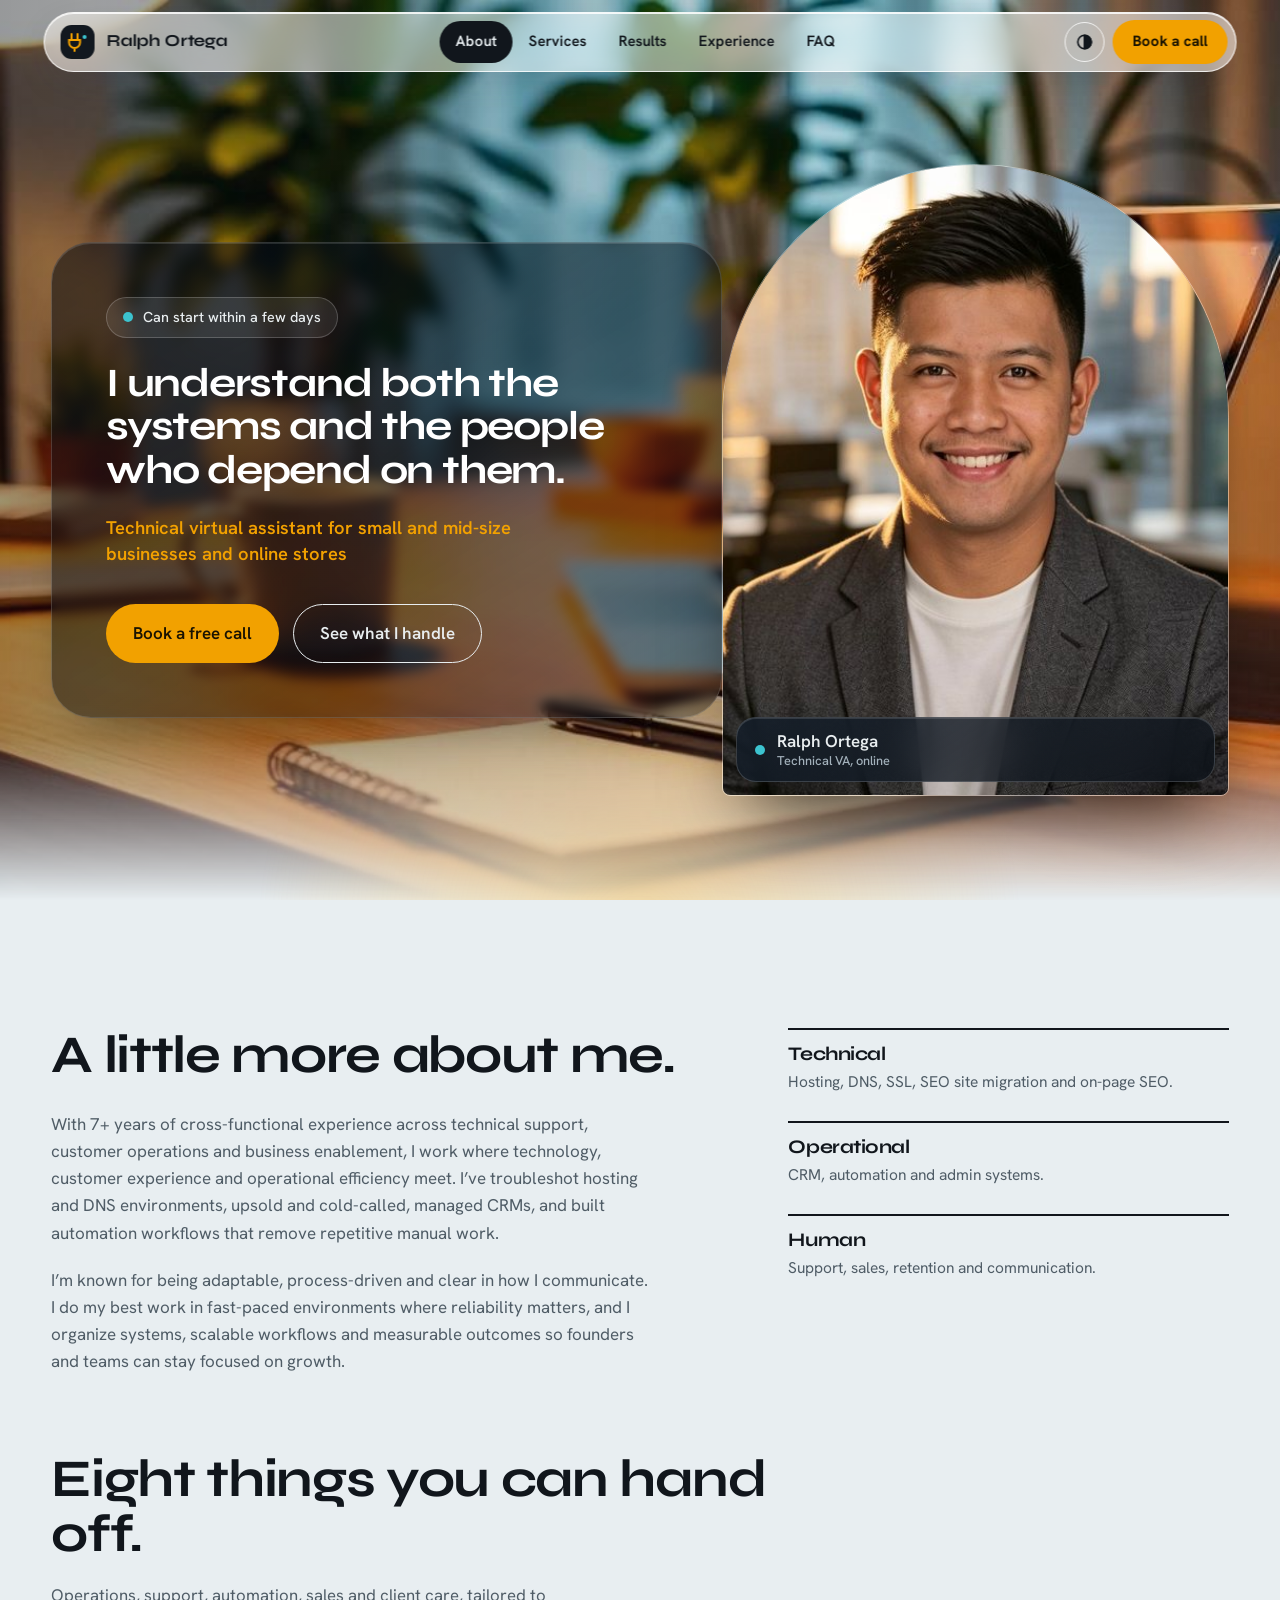
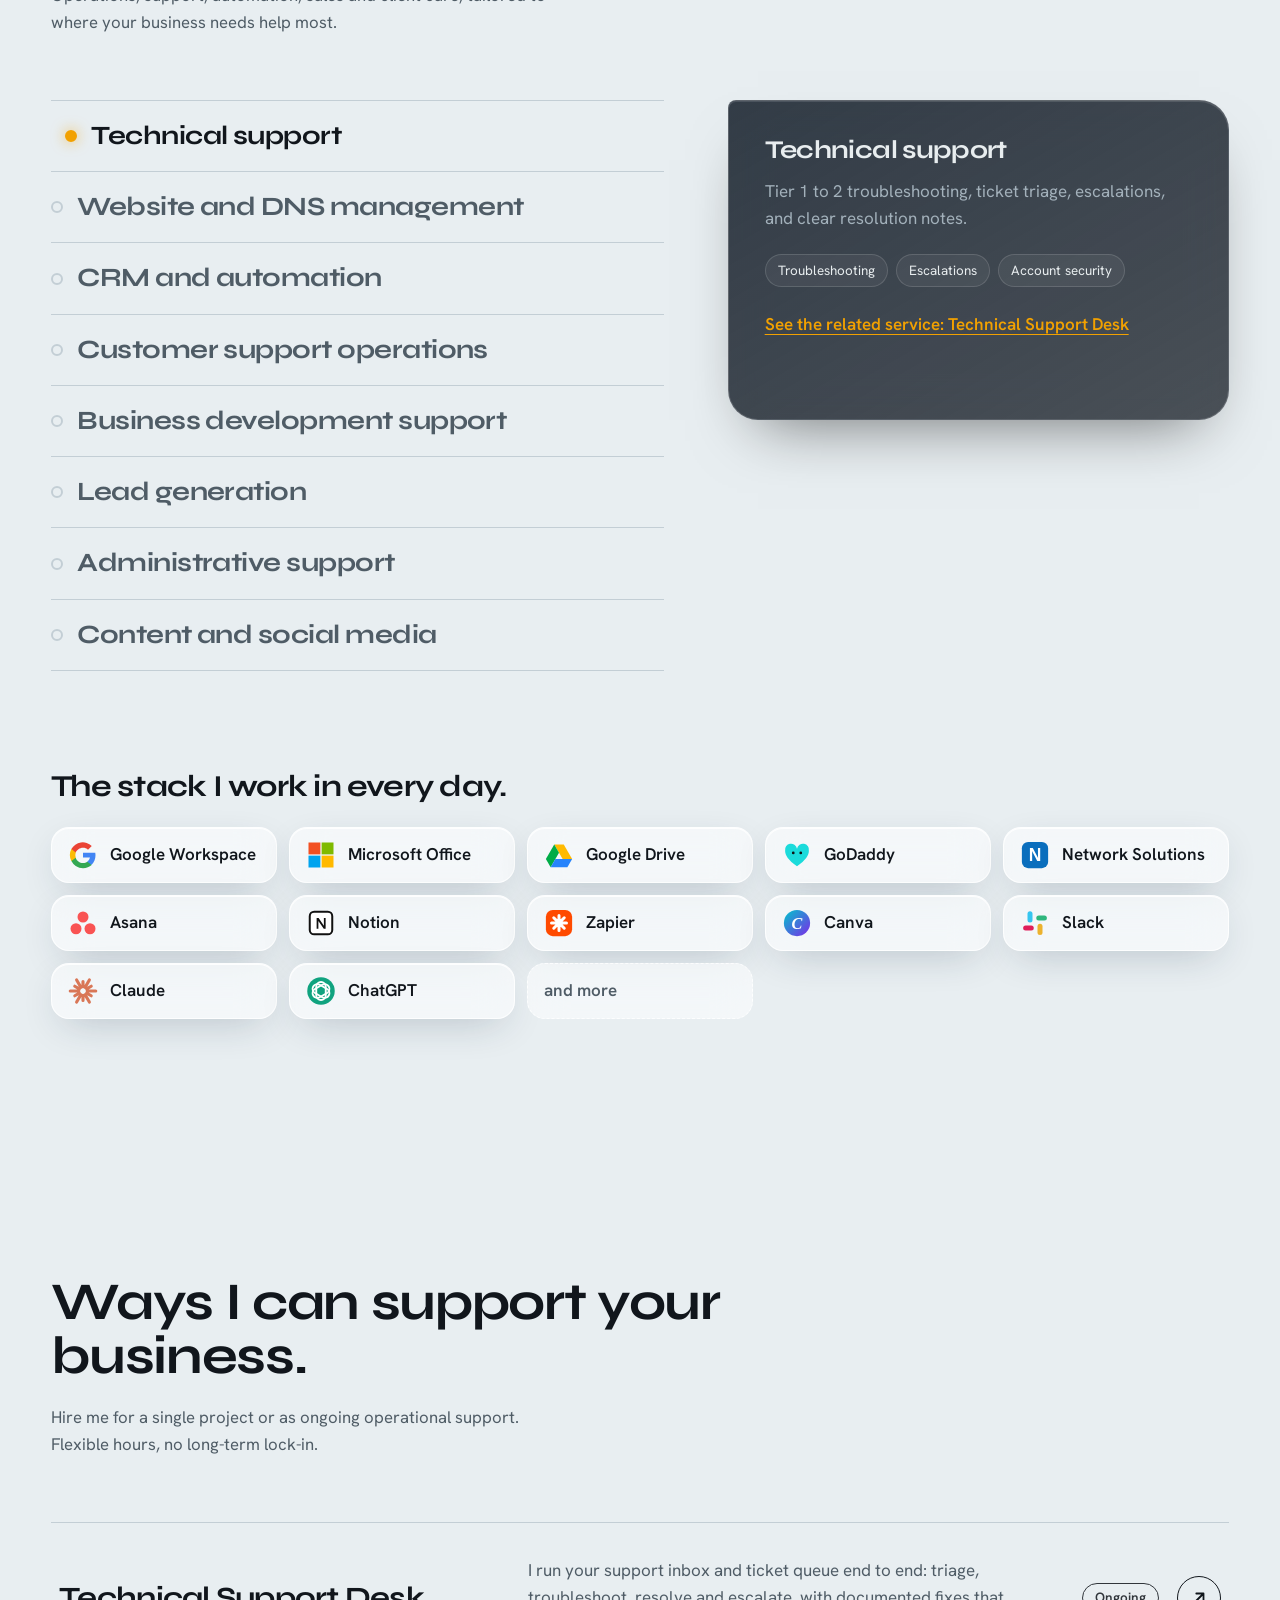
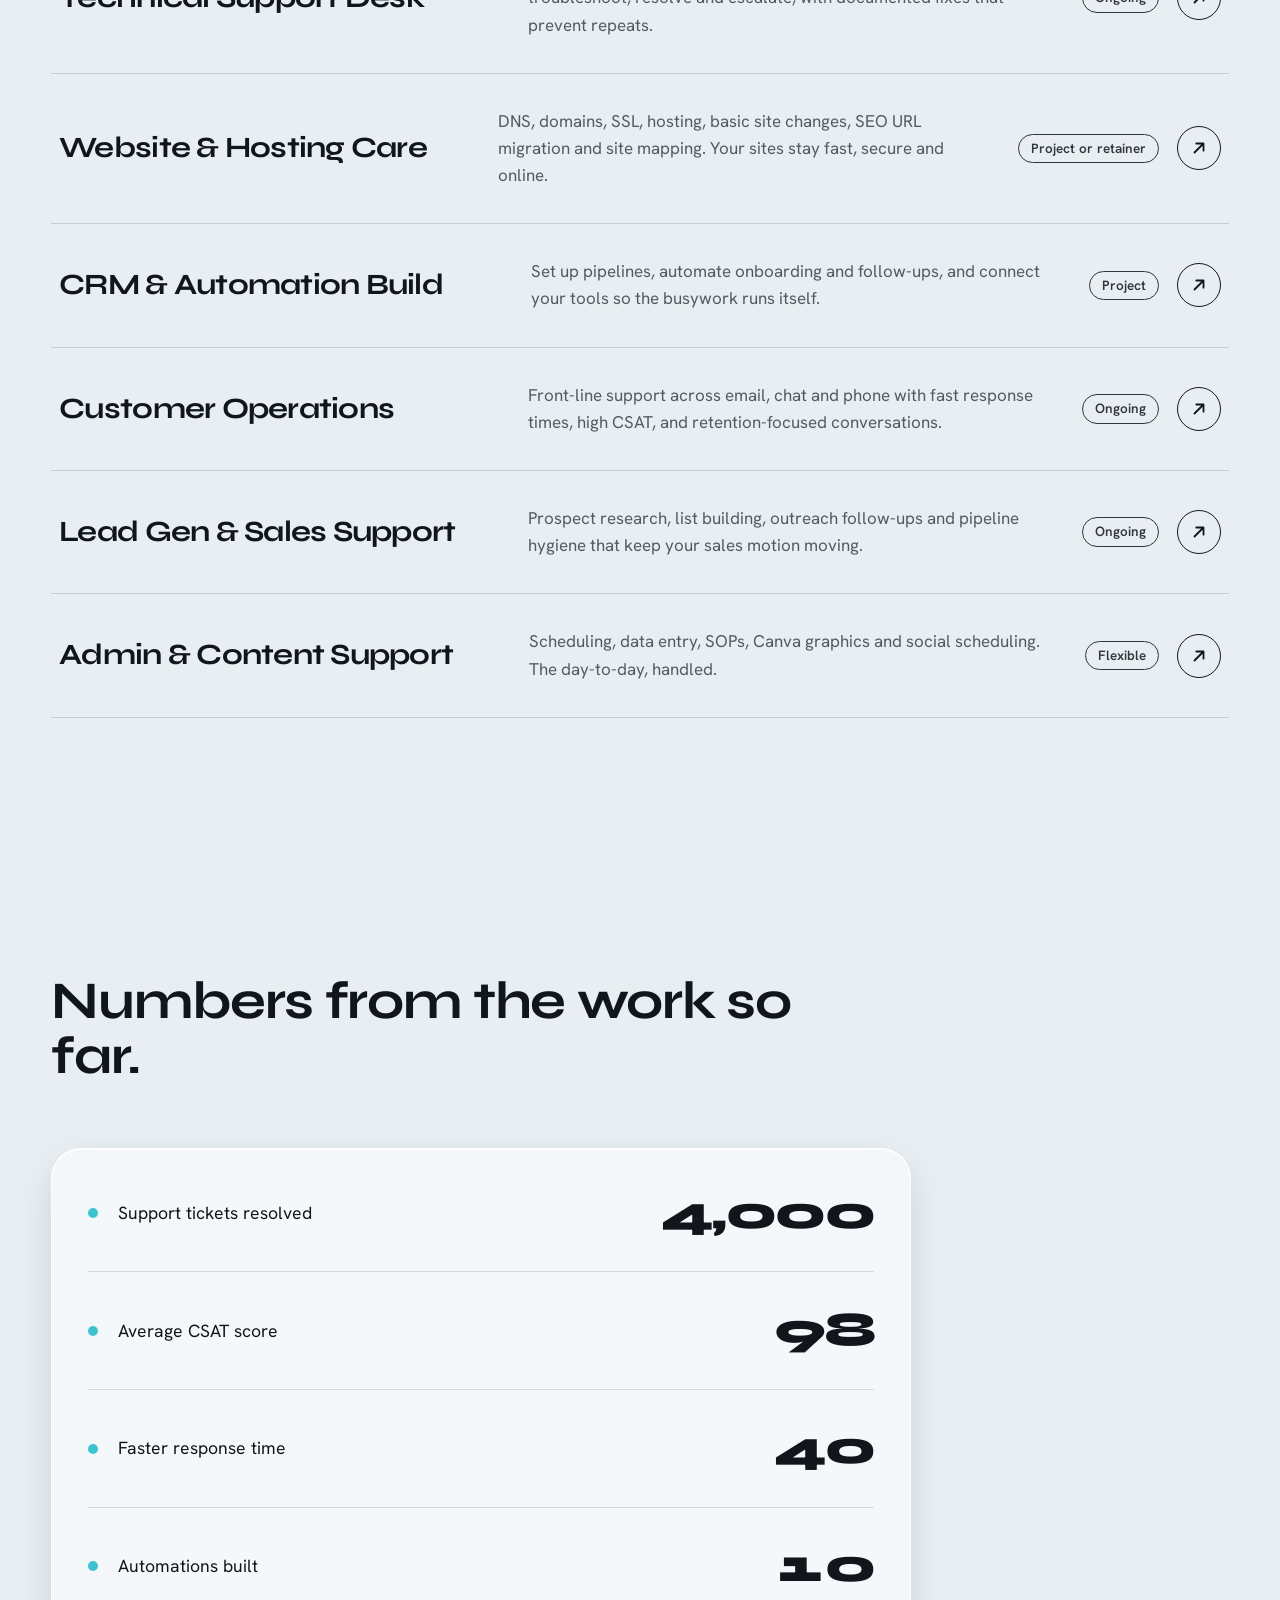
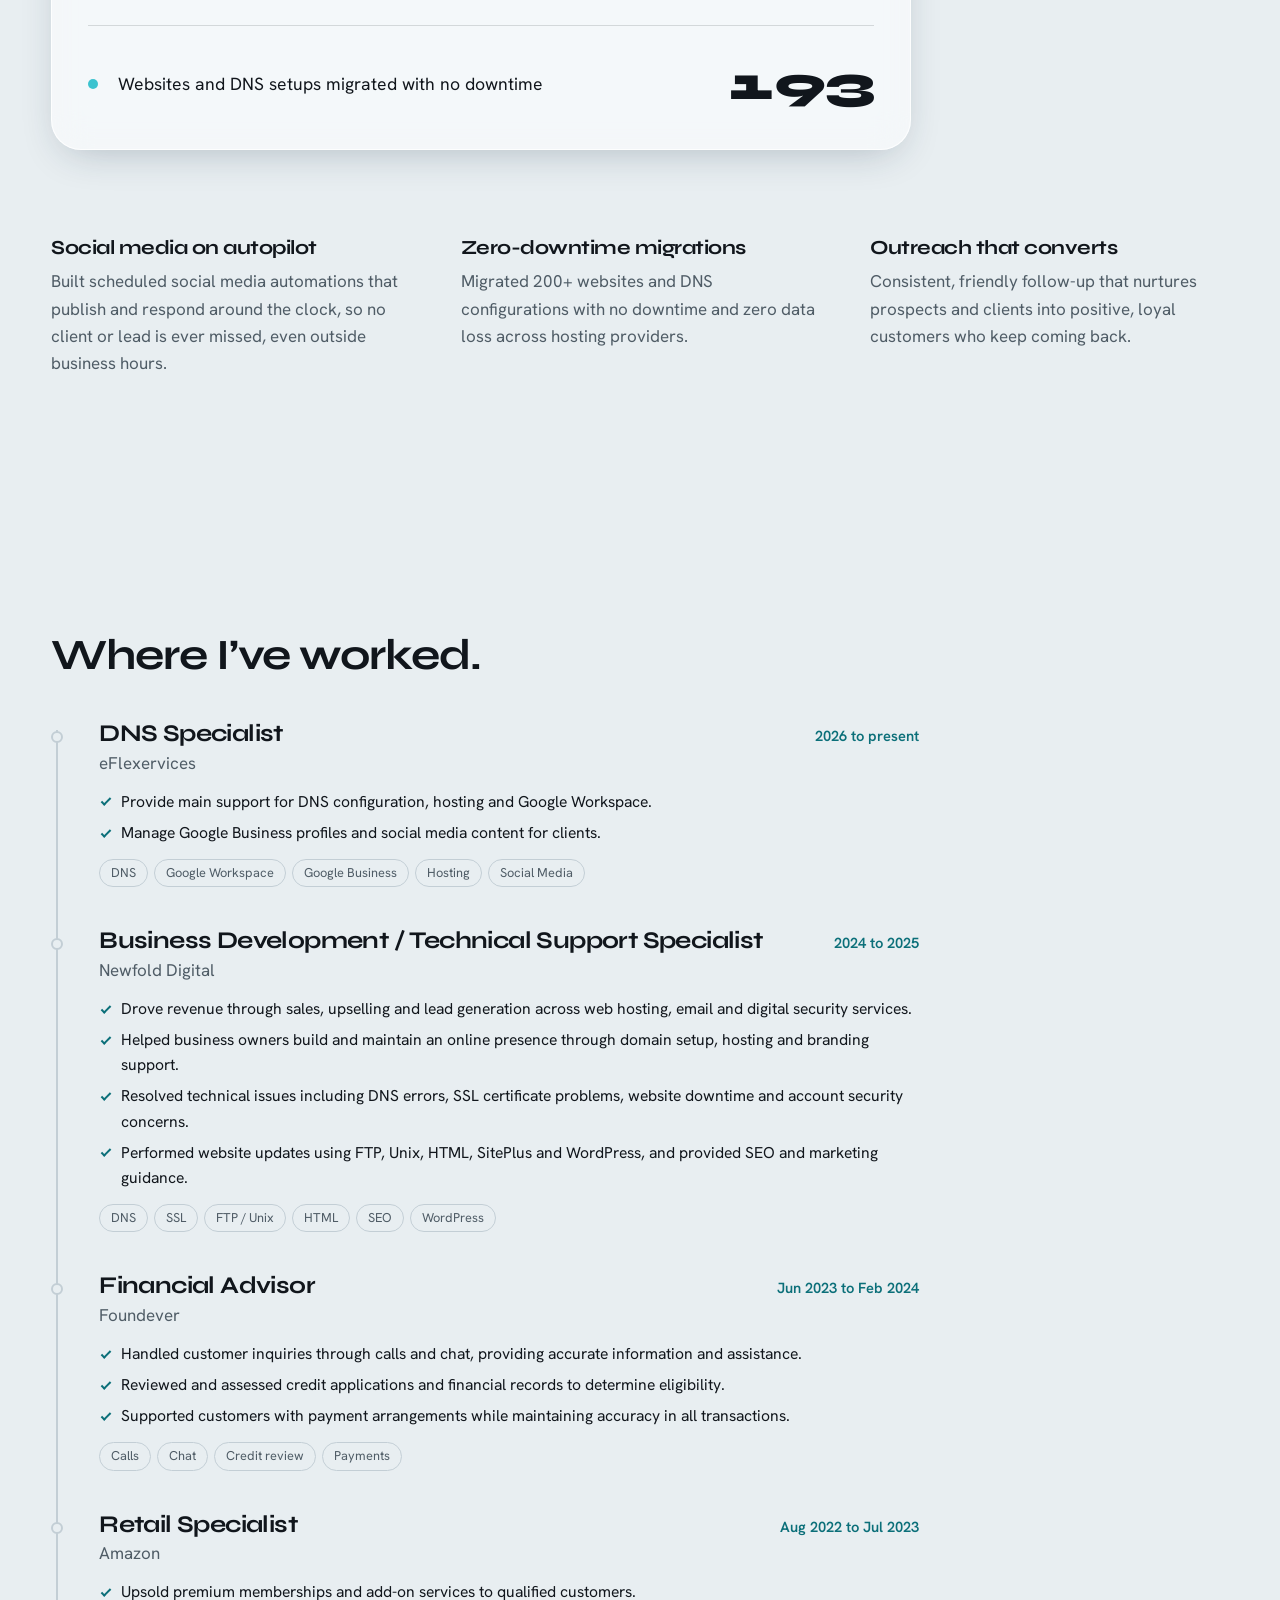
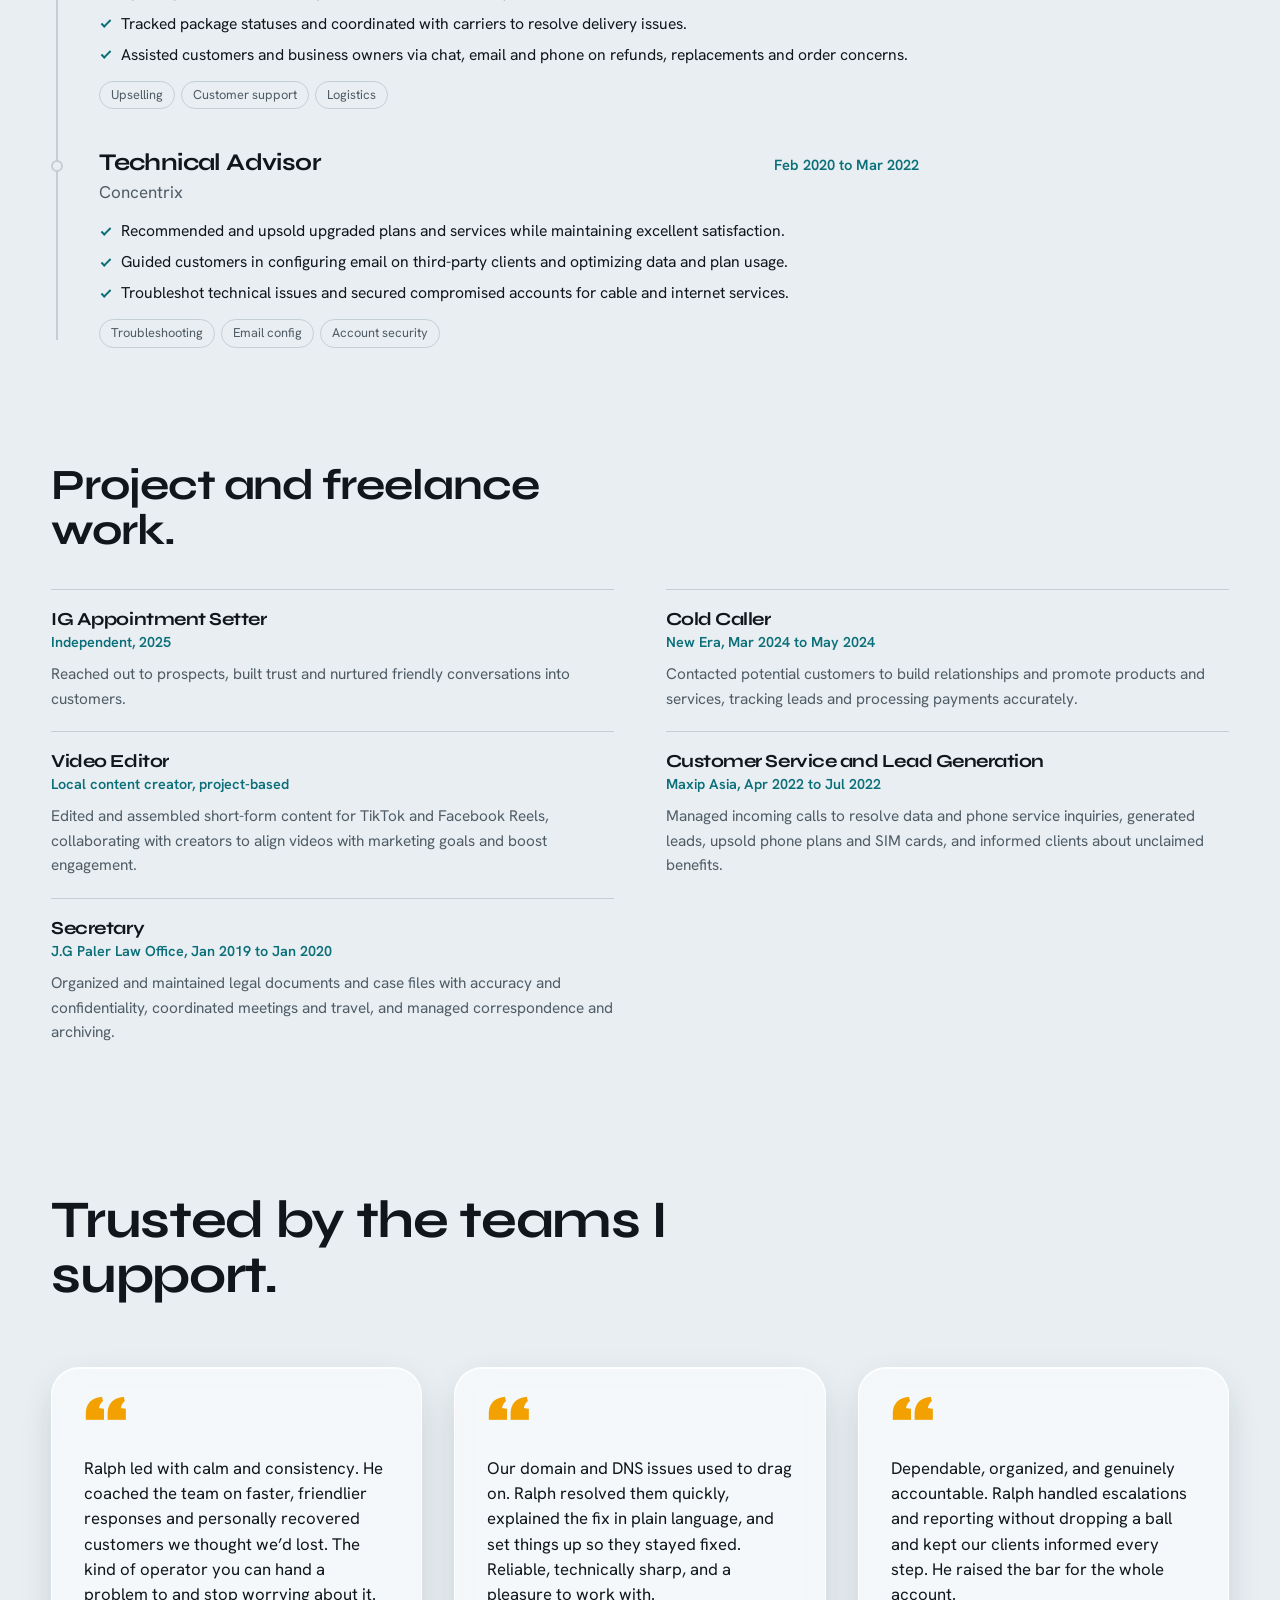
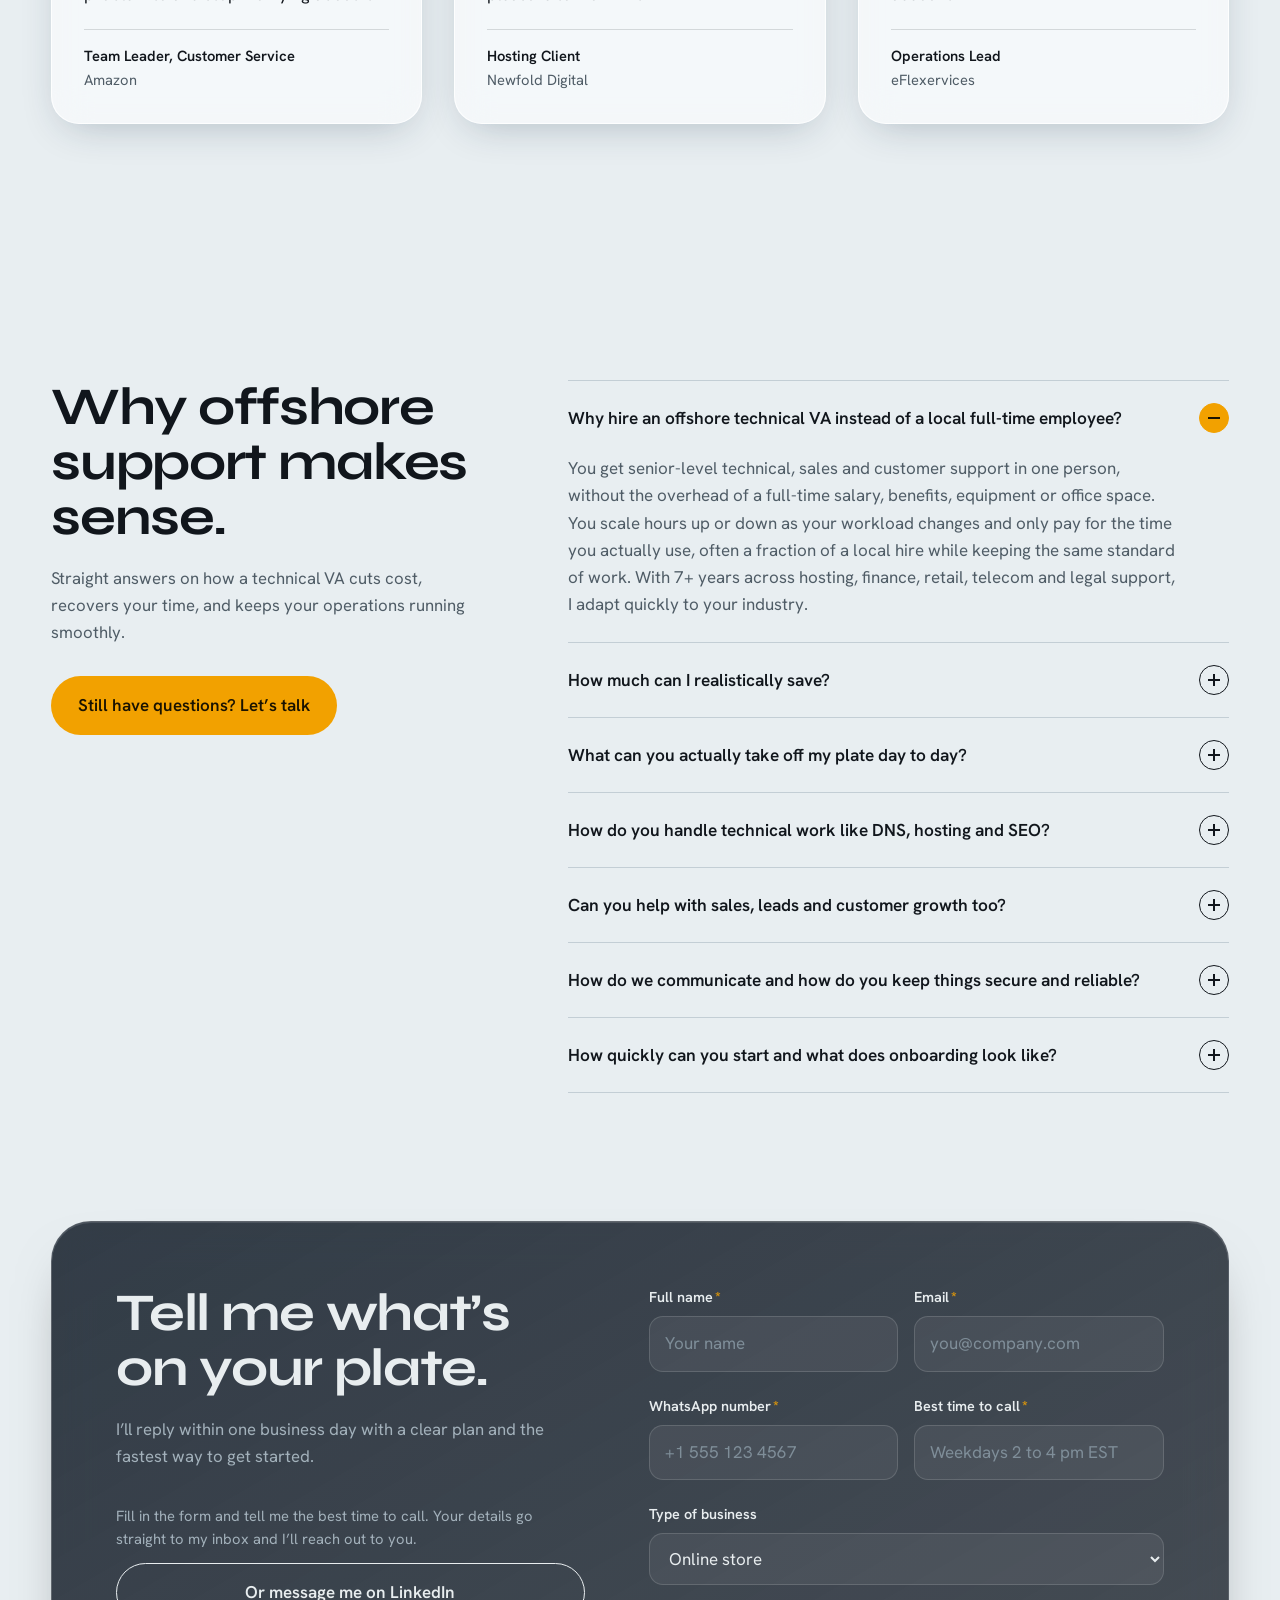
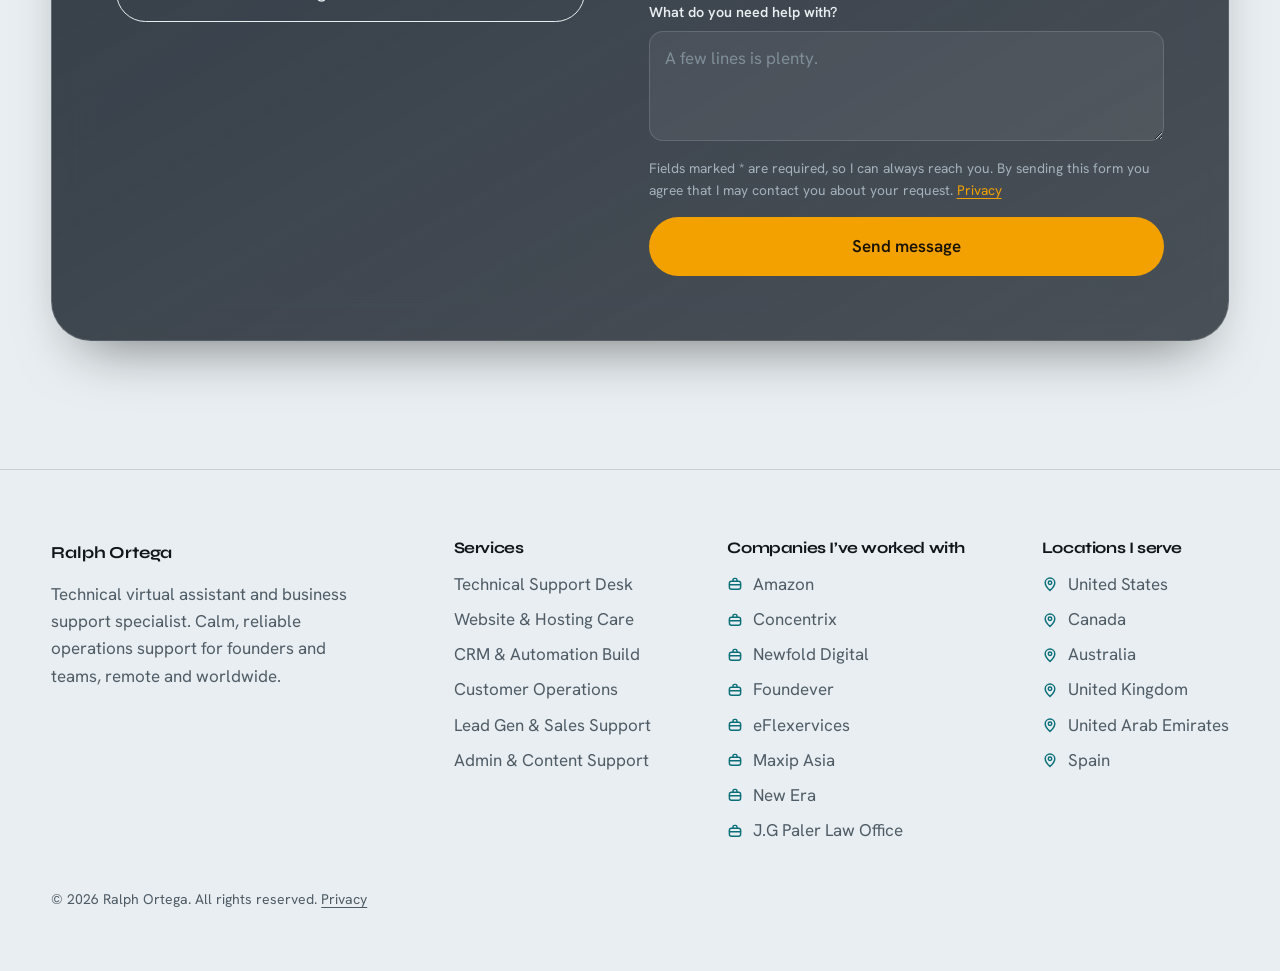
<file: index.html>
<!doctype html>
<html lang="en">
<head>
<meta charset="utf-8">
<meta name="viewport" content="width=device-width, initial-scale=1, viewport-fit=cover">
<title>Technical Virtual Assistant for Small Businesses | Ralph Ortega</title>
<meta name="description" content="Technical VA for small and mid-size businesses and online stores: DNS and hosting, customer support, CRM automation and lead generation. Book a free call.">
<link rel="canonical" href="https://ralphortega.pro/">
<meta name="robots" content="index, follow, max-image-preview:large">
<meta property="og:site_name" content="Ralph Ortega">
<meta property="og:type" content="website">
<meta property="og:title" content="Technical Virtual Assistant for Small Businesses | Ralph Ortega">
<meta property="og:description" content="Technical VA for small and mid-size businesses and online stores: DNS and hosting, customer support, CRM automation and lead generation. Book a free call.">
<meta property="og:url" content="https://ralphortega.pro/">
<meta property="og:image" content="https://ralphortega.pro/assets/images/og-image.jpg">
<meta property="og:image:width" content="1200">
<meta property="og:image:height" content="630">
<meta property="og:image:alt" content="Ralph Ortega, technical virtual assistant">
<meta name="twitter:card" content="summary_large_image">
<meta name="twitter:title" content="Technical Virtual Assistant for Small Businesses | Ralph Ortega">
<meta name="twitter:description" content="Technical VA for small and mid-size businesses and online stores: DNS and hosting, customer support, CRM automation and lead generation. Book a free call.">
<meta name="twitter:image" content="https://ralphortega.pro/assets/images/og-image.jpg">
<link rel="icon" href="./favicon.svg" type="image/svg+xml">
<link rel="preconnect" href="https://fonts.googleapis.com">
<link rel="preconnect" href="https://fonts.gstatic.com" crossorigin>
<link href="https://fonts.googleapis.com/css2?family=Hanken+Grotesk:wght@400;500;600;700&family=Syne:wght@600;700;800&display=swap" rel="stylesheet">
<link rel="stylesheet" href="./assets/style.css">
<script type="application/ld+json">
{
 "@context": "https://schema.org",
 "@graph": [
  {
   "@type": "ProfessionalService",
   "@id": "https://ralphortega.pro/#service",
   "name": "Ralph Ortega, Technical Virtual Assistant",
   "url": "https://ralphortega.pro/",
   "image": "https://ralphortega.pro/assets/images/og-image.jpg",
   "description": "Technical virtual assistant and business support specialist offering DNS and hosting management, customer support operations, CRM automation, lead generation and administrative support.",
   "founder": {
    "@id": "https://ralphortega.pro/#person"
   },
   "areaServed": [
    {
     "@type": "Country",
     "name": "United States"
    },
    {
     "@type": "Country",
     "name": "Canada"
    },
    {
     "@type": "Country",
     "name": "Australia"
    },
    {
     "@type": "Country",
     "name": "United Kingdom"
    },
    {
     "@type": "Country",
     "name": "United Arab Emirates"
    },
    {
     "@type": "Country",
     "name": "Spain"
    }
   ],
   "serviceType": [
    "Technical support",
    "DNS and hosting management",
    "Website migration",
    "CRM automation",
    "Customer support",
    "Lead generation",
    "Administrative support"
   ],
   "sameAs": [
    "https://www.linkedin.com/in/ralph-ortega-35602a241/"
   ]
  },
  {
   "@type": "Person",
   "@id": "https://ralphortega.pro/#person",
   "name": "Ralph Ortega",
   "jobTitle": "Technical Virtual Assistant",
   "url": "https://ralphortega.pro/",
   "image": "https://ralphortega.pro/assets/images/ralph-ortega-1000.jpg",
   "sameAs": [
    "https://www.linkedin.com/in/ralph-ortega-35602a241/"
   ]
  },
  {
   "@type": "FAQPage",
   "mainEntity": [
    {
     "@type": "Question",
     "name": "Why hire an offshore technical VA instead of a local full-time employee?",
     "acceptedAnswer": {
      "@type": "Answer",
      "text": "You get senior-level technical, sales and customer support in one person, without the overhead of a full-time salary, benefits, equipment or office space. You scale hours up or down as your workload changes and only pay for the time you actually use, often a fraction of a local hire while keeping the same standard of work. With 7+ years across hosting, finance, retail, telecom and legal support, I adapt quickly to your industry."
     }
    },
    {
     "@type": "Question",
     "name": "How much can I realistically save?",
     "acceptedAnswer": {
      "@type": "Answer",
      "text": "Most clients save 50 to 70 percent versus a local full-time hire for comparable work. Beyond the hourly difference, you avoid recruitment costs, payroll taxes, paid leave and extra software seats. I also reduce hidden costs by automating repetitive work and resolving technical issues correctly the first time, so fewer hours are needed over the long run."
     }
    },
    {
     "@type": "Question",
     "name": "What can you actually take off my plate day to day?",
     "acceptedAnswer": {
      "@type": "Answer",
      "text": "Technical support and DNS, hosting and SSL fixes, website edits and SEO URL migrations, CRM and pipeline management, lead generation and cold outreach, sales and upselling, appointment setting, customer support across chat, email and phone, admin and documentation, plus Canva graphics, social media content and light video editing for TikTok and Reels. If it is repeatable and slowing you down, it is a candidate to hand over and often to automate."
     }
    },
    {
     "@type": "Question",
     "name": "How do you handle technical work like DNS, hosting and SEO?",
     "acceptedAnswer": {
      "@type": "Answer",
      "text": "I have hands-on experience with domains, DNS records, SSL, hosting, FTP, HTML, site migrations and on-page SEO across providers like GoDaddy and Network Solutions. I troubleshoot methodically, document every fix, and set things up so the same issue does not come back. For anything sensitive I confirm scope with you first and keep clean change records."
     }
    },
    {
     "@type": "Question",
     "name": "Can you help with sales, leads and customer growth too?",
     "acceptedAnswer": {
      "@type": "Answer",
      "text": "Yes. Alongside technical work I have driven revenue through upselling, lead generation, cold calling and appointment setting, and improved retention by de-escalating concerns and following up consistently. I can own outreach, nurture prospects into loyal customers, and keep your pipeline clean so your sales motion keeps moving."
     }
    },
    {
     "@type": "Question",
     "name": "How do we communicate and how do you keep things secure and reliable?",
     "acceptedAnswer": {
      "@type": "Answer",
      "text": "We agree on a primary channel such as Slack, email or your CRM, plus a shared board so you always see status at a glance. I use password managers and least-privilege access, never share credentials in plain text, and send short regular updates. I document SOPs as I go, so your operations become more resilient and not dependent on any one person."
     }
    },
    {
     "@type": "Question",
     "name": "How quickly can you start and what does onboarding look like?",
     "acceptedAnswer": {
      "@type": "Answer",
      "text": "I can usually start within a few days. Onboarding is a short kickoff to map your tools, priorities and access, followed by a quick win in the first week so you feel the impact early. From there I build the systems and automations that keep things running around the clock."
     }
    }
   ]
  }
 ]
}
</script>
</head>
<body data-root="./" data-page="home">
<a class="skip" href="#main">Skip to content</a>
<div class="aurora" aria-hidden="true"><i></i><i></i><i></i></div>
<header class="topnav">
  <div class="topnav-in glass">
    <a class="brand" href="/" aria-label="Ralph Ortega, home">
      <svg viewBox="0 0 34 34" aria-hidden="true"><rect width="34" height="34" rx="11" fill="#12181F"/><path d="M11 9v6M17 9v6M8.5 15h11v2.5a5.5 5.5 0 0 1-5.5 5.5h0A5.5 5.5 0 0 1 8.5 17.5V15zM14 23v3" fill="none" stroke="#F2A100" stroke-width="2" stroke-linecap="round"/><circle cx="24" cy="12" r="2" fill="#3CC3CF"/></svg>
      Ralph Ortega
    </a>
    <nav aria-label="Primary">
      <div class="blob" id="blob"></div>
      <ul>
        <li><a href="/#about" data-nav="about">About</a></li>
        <li><a href="/#services" data-nav="services">Services</a></li>
        <li><a href="/#results" data-nav="results">Results</a></li>
        <li><a href="/#experience" data-nav="experience">Experience</a></li>
        <li><a href="/#faq" data-nav="faq">FAQ</a></li>
      </ul>
    </nav>
    <div class="top-right">
      <button class="theme" id="themeBtn" type="button" aria-label="Switch light or dark theme">
        <svg viewBox="0 0 20 20" fill="none" stroke="currentColor" stroke-width="1.8"><circle cx="10" cy="10" r="7.5"/><path d="M10 2.5v15"/><path d="M10 2.5a7.5 7.5 0 0 1 0 15z" fill="currentColor"/></svg>
      </button>
      <a class="nav-cta" href="/#contact" id="navCta">Book a call</a>
    </div>
  </div>
</header>

  <div id="home"></div>
  <main id="main">
  <div class="hero-wrap">
    <div class="hero-bg" aria-hidden="true"><img alt="" src="assets/images/hero-desk.jpg" width="1200" height="675" fetchpriority="high" decoding="async"></div>
    <div class="wrap">
      <section class="hero" id="about" aria-label="Introduction">
        <div class="hero-grid">
          <div class="hero-card dglass">
            <p class="pill"><span class="led"></span>Can start within a few days</p>
            <h1>I understand both the systems and the people who depend on them.</h1>
            <p class="role">Technical virtual assistant for small and mid-size businesses and online stores</p>
            <div class="btn-row">
              <a class="btn btn-signal" href="#contact">Book a free call</a>
              <a class="btn btn-line" href="#expertise">See what I handle</a>
            </div>
          </div>
          <figure class="portrait">
            <img alt="Portrait of Ralph Ortega, technical virtual assistant" src="assets/images/ralph-ortega-1000.jpg" srcset="assets/images/ralph-ortega-600.jpg 600w, assets/images/ralph-ortega-1000.jpg 1000w" sizes="(max-width: 900px) 290px, 540px" width="1000" height="1000" fetchpriority="high" decoding="async">
            <figcaption class="cap dglass"><span class="led"></span><span>Ralph Ortega<small>Technical VA, online</small></span></figcaption>
          </figure>
        </div>
      </section>
    </div>
  </div>

  <section class="sec" id="about-more" style="padding-bottom:0">
    <div class="wrap about-grid">
      <div>
        <h2>A little more about me.</h2>
        <p>With 7+ years of cross-functional experience across technical support, customer operations and business enablement, I work where technology, customer experience and operational efficiency meet. I’ve troubleshot hosting and DNS environments, upsold and cold-called, managed CRMs, and built automation workflows that remove repetitive manual work.</p>
        <p>I’m known for being adaptable, process-driven and clear in how I communicate. I do my best work in fast-paced environments where reliability matters, and I organize systems, scalable workflows and measurable outcomes so founders and teams can stay focused on growth.</p>
      </div>
      <div class="about-trio">
        <div><h3>Technical</h3><p>Hosting, DNS, SSL, SEO site migration and on-page SEO.</p></div>
        <div><h3>Operational</h3><p>CRM, automation and admin systems.</p></div>
        <div><h3>Human</h3><p>Support, sales, retention and communication.</p></div>
      </div>
    </div>
  </section>

  <section class="sec" id="expertise" style="padding-top:clamp(40px,6vw,80px)">
    <div class="wrap">
      <h2>Eight things you can hand off.</h2>
      <p class="lede">Operations, support, automation, sales and client care, tailored to where your business needs help most.</p>
      <div class="board">
        <ul class="board-list" id="skillList"><li><button class="skill" type="button" aria-pressed="true" data-text="Tier 1 to 2 troubleshooting, ticket triage, escalations, and clear resolution notes." data-tags="Troubleshooting|Escalations|Account security" data-slug="technical-support" data-stitle="Technical Support Desk"><span class="skill-dot"></span><span>Technical support</span></button></li><li><button class="skill" type="button" aria-pressed="false" data-text="Domains, DNS, SSL, hosting, SEO URL migration and on-page SEO." data-tags="DNS|SSL|Hosting|FTP / Unix|HTML|WordPress|GoDaddy|Network Solutions" data-slug="website-hosting" data-stitle="Website &amp; Hosting Care"><span class="skill-dot"></span><span>Website and DNS management</span></button></li><li><button class="skill" type="button" aria-pressed="false" data-text="Pipelines, workflows and integrations across CRM and automation tools." data-tags="Zapier|Pipelines|Workflows" data-slug="crm-automation" data-stitle="CRM &amp; Automation Build"><span class="skill-dot"></span><span>CRM and automation</span></button></li><li><button class="skill" type="button" aria-pressed="false" data-text="Inbox, chat and phone support with high CSAT and fast first-response times." data-tags="Email|Chat|Phone|CSAT" data-slug="customer-operations" data-stitle="Customer Operations"><span class="skill-dot"></span><span>Customer support operations</span></button></li><li><button class="skill" type="button" aria-pressed="false" data-text="Outreach, follow-ups, proposals and pipeline hygiene that move deals forward." data-tags="Outreach|Proposals|Follow-ups" data-slug="lead-gen-sales" data-stitle="Lead Gen &amp; Sales Support"><span class="skill-dot"></span><span>Business development support</span></button></li><li><button class="skill" type="button" aria-pressed="false" data-text="Prospect research, list building, qualification and CRM enrichment." data-tags="Prospecting|List building|CRM enrichment" data-slug="lead-gen-sales" data-stitle="Lead Gen &amp; Sales Support"><span class="skill-dot"></span><span>Lead generation</span></button></li><li><button class="skill" type="button" aria-pressed="false" data-text="Scheduling, data entry, documentation, SOPs and inbox management." data-tags="Scheduling|Data entry|SOPs|Google Workspace|Microsoft Office" data-slug="admin-content" data-stitle="Admin &amp; Content Support"><span class="skill-dot"></span><span>Administrative support</span></button></li><li><button class="skill" type="button" aria-pressed="false" data-text="Canva graphics, scheduling, light video editing, and moderation across social media." data-tags="Canva|TikTok|Reels|Social scheduling" data-slug="admin-content" data-stitle="Admin &amp; Content Support"><span class="skill-dot"></span><span>Content and social media</span></button></li></ul>
        <div class="board-panel dglass" id="skillPanel" aria-live="polite">
          <div class="bp-body" id="bpBody">
            <h3 id="bpTitle">Technical support</h3>
            <p id="bpText">Tier 1 to 2 troubleshooting, ticket triage, escalations, and clear resolution notes.</p>
            <ul class="tags" id="bpTags"><li>Troubleshooting</li><li>Escalations</li><li>Account security</li></ul>
            <a id="bpLink" href="/services/technical-support/">See the related service: Technical Support Desk</a>
          </div>
        </div>
      </div>
      <div class="stack-wrap">
        <h3>The stack I work in every day.</h3>
        <ul class="stack" id="stack"><li class="tool glass"><span class="lg"><svg viewBox="0 0 24 24" aria-hidden="true"><path fill="#4285F4" d="M22 12.2c0-.7-.1-1.4-.2-2H12v3.8h5.6a4.8 4.8 0 0 1-2.1 3.1v2.6h3.4c2-1.8 3.1-4.5 3.1-7.5z"/><path fill="#34A853" d="M12 22.5c2.8 0 5.2-.9 6.9-2.5l-3.4-2.6c-.9.6-2.1 1-3.5 1-2.7 0-5-1.8-5.8-4.3H2.7v2.7A10.5 10.5 0 0 0 12 22.5z"/><path fill="#FBBC05" d="M6.2 14.1a6.3 6.3 0 0 1 0-4.2V7.2H2.7a10.5 10.5 0 0 0 0 9.6l3.5-2.7z"/><path fill="#EA4335" d="M12 6.1c1.5 0 2.9.5 4 1.6l3-3A10.5 10.5 0 0 0 2.7 7.2l3.5 2.7C7 7.9 9.3 6.1 12 6.1z"/></svg></span><span>Google Workspace</span></li><li class="tool glass"><span class="lg"><svg viewBox="0 0 24 24" aria-hidden="true"><rect x="2" y="2" width="9.5" height="9.5" fill="#F25022"/><rect x="12.5" y="2" width="9.5" height="9.5" fill="#7FBA00"/><rect x="2" y="12.5" width="9.5" height="9.5" fill="#00A4EF"/><rect x="12.5" y="12.5" width="9.5" height="9.5" fill="#FFB900"/></svg></span><span>Microsoft Office</span></li><li class="tool glass"><span class="lg"><svg viewBox="0 0 24 24" aria-hidden="true"><polygon fill="#FFBA00" points="8.2,3.5 15.8,3.5 22.5,15.1 14.9,15.1"/><polygon fill="#00AC47" points="8.2,3.5 1.5,15.1 5.3,21.7 12,10.1"/><polygon fill="#2684FC" points="5.3,21.7 18.7,21.7 22.5,15.1 9.1,15.1"/></svg></span><span>Google Drive</span></li><li class="tool glass"><span class="lg"><svg viewBox="0 0 24 24" aria-hidden="true"><path fill="#1BDBDB" d="M12 21C5 16 2.5 12 2.5 8.7A4.7 4.7 0 0 1 12 6.9a4.7 4.7 0 0 1 9.500 1.800C21.500 12 19 16 12 21z"/><path fill="#111" d="M9 9.200a1.100 1.100 0 1 1 0 2.200 1.100 1.100 0 0 1 0-2.200zm6 0a1.100 1.100 0 1 1 0 2.200 1.100 1.100 0 0 1 0-2.200z"/></svg></span><span>GoDaddy</span></li><li class="tool glass"><span class="lg"><svg viewBox="0 0 24 24" aria-hidden="true"><rect x="1.5" y="1.5" width="21" height="21" rx="5" fill="#0A6EBD"/><text x="12" y="17" text-anchor="middle" font-family="Arial,Helvetica,sans-serif" font-weight="700" font-size="14" fill="#fff">N</text></svg></span><span>Network Solutions</span></li><li class="tool glass"><span class="lg"><svg viewBox="0 0 24 24" aria-hidden="true"><circle cx="12" cy="7.2" r="4.4" fill="#F95353"/><circle cx="6.4" cy="16.6" r="4.4" fill="#F95353"/><circle cx="17.6" cy="16.6" r="4.4" fill="#F95353"/></svg></span><span>Asana</span></li><li class="tool glass"><span class="lg"><svg viewBox="0 0 24 24" aria-hidden="true"><rect x="3" y="3" width="18" height="18" rx="3.5" fill="#fff" stroke="#111" stroke-width="1.6"/><path d="M8.5 16.5V8h1.6l4.2 6.2V8h1.4v8.5h-1.5L9.9 10.3v6.2z" fill="#111"/></svg></span><span>Notion</span></li><li class="tool glass"><span class="lg"><svg viewBox="0 0 24 24" aria-hidden="true"><rect x="1.5" y="1.5" width="21" height="21" rx="5.5" fill="#FF4A00"/><g stroke="#fff" stroke-width="2.4" stroke-linecap="round"><path d="M12 6v12M6 12h12M7.8 7.8l8.4 8.4M16.2 7.8l-8.4 8.4"/></g></svg></span><span>Zapier</span></li><li class="tool glass"><span class="lg"><svg viewBox="0 0 24 24" aria-hidden="true"><defs><linearGradient id="cvg" x1="0" y1="0" x2="1" y2="1"><stop offset="0" stop-color="#00C4CC"/><stop offset="1" stop-color="#7D2AE8"/></linearGradient></defs><circle cx="12" cy="12" r="10.5" fill="url(#cvg)"/><text x="12" y="16.6" text-anchor="middle" font-family="Georgia,serif" font-style="italic" font-weight="700" font-size="13" fill="#fff">C</text></svg></span><span>Canva</span></li><li class="tool glass"><span class="lg"><svg viewBox="0 0 24 24" aria-hidden="true"><rect x="6" y="2.5" width="4" height="9" rx="2" fill="#36C5F0"/><rect x="13" y="6" width="8.5" height="4" rx="2" fill="#2EB67D"/><rect x="14" y="12.5" width="4" height="9" rx="2" fill="#ECB22E"/><rect x="2.5" y="14" width="8.5" height="4" rx="2" fill="#E01E5A"/></svg></span><span>Slack</span></li><li class="tool glass"><span class="lg"><svg viewBox="0 0 24 24" aria-hidden="true"><path d="M15.40 12.00L22.20 12.00M14.94 13.70L18.58 15.80M13.70 14.94L17.10 20.83M12.00 15.40L12.00 19.60M10.30 14.94L6.90 20.83M9.06 13.70L5.42 15.80M8.60 12.00L1.80 12.00M9.06 10.30L5.42 8.20M10.30 9.06L6.90 3.17M12.00 8.60L12.00 4.40M13.70 9.06L17.10 3.17M14.94 10.30L18.58 8.20" stroke="#D97757" stroke-width="2.5" stroke-linecap="round" fill="none"/></svg></span><span>Claude</span></li><li class="tool glass"><span class="lg"><svg viewBox="0 0 24 24" aria-hidden="true"><circle cx="12" cy="12" r="11" fill="#10A37F"/><g fill="none" stroke="#fff" stroke-width="1.5"><rect x="8.2" y="4.8" width="7.6" height="14.4" rx="3.8"/><rect x="8.2" y="4.8" width="7.6" height="14.4" rx="3.8" transform="rotate(60 12 12)"/><rect x="8.2" y="4.8" width="7.6" height="14.4" rx="3.8" transform="rotate(120 12 12)"/></g></svg></span><span>ChatGPT</span></li><li class="tool glass more"><span>and more</span></li></ul>
      </div>
    </div>
  </section>

  <section class="sec" id="services">
    <div class="wrap">
      <h2>Ways I can support your business.</h2>
      <p class="lede">Hire me for a single project or as ongoing operational support. Flexible hours, no long-term lock-in.</p>
      <div class="svc-list" id="svcList"><a class="svc" href="/services/technical-support/"><h3>Technical Support Desk</h3><p>I run your support inbox and ticket queue end to end: triage, troubleshoot, resolve and escalate, with documented fixes that prevent repeats.</p><div class="svc-meta"><span class="tag">Ongoing</span><span class="go"><svg viewBox="0 0 20 20" fill="none" stroke="currentColor" stroke-width="2" stroke-linecap="round" stroke-linejoin="round"><path d="M5 15L15 5M7 5h8v8"/></svg></span></div></a><a class="svc" href="/services/website-hosting/"><h3>Website &amp; Hosting Care</h3><p>DNS, domains, SSL, hosting, basic site changes, SEO URL migration and site mapping. Your sites stay fast, secure and online.</p><div class="svc-meta"><span class="tag">Project or retainer</span><span class="go"><svg viewBox="0 0 20 20" fill="none" stroke="currentColor" stroke-width="2" stroke-linecap="round" stroke-linejoin="round"><path d="M5 15L15 5M7 5h8v8"/></svg></span></div></a><a class="svc" href="/services/crm-automation/"><h3>CRM &amp; Automation Build</h3><p>Set up pipelines, automate onboarding and follow-ups, and connect your tools so the busywork runs itself.</p><div class="svc-meta"><span class="tag">Project</span><span class="go"><svg viewBox="0 0 20 20" fill="none" stroke="currentColor" stroke-width="2" stroke-linecap="round" stroke-linejoin="round"><path d="M5 15L15 5M7 5h8v8"/></svg></span></div></a><a class="svc" href="/services/customer-operations/"><h3>Customer Operations</h3><p>Front-line support across email, chat and phone with fast response times, high CSAT, and retention-focused conversations.</p><div class="svc-meta"><span class="tag">Ongoing</span><span class="go"><svg viewBox="0 0 20 20" fill="none" stroke="currentColor" stroke-width="2" stroke-linecap="round" stroke-linejoin="round"><path d="M5 15L15 5M7 5h8v8"/></svg></span></div></a><a class="svc" href="/services/lead-gen-sales/"><h3>Lead Gen &amp; Sales Support</h3><p>Prospect research, list building, outreach follow-ups and pipeline hygiene that keep your sales motion moving.</p><div class="svc-meta"><span class="tag">Ongoing</span><span class="go"><svg viewBox="0 0 20 20" fill="none" stroke="currentColor" stroke-width="2" stroke-linecap="round" stroke-linejoin="round"><path d="M5 15L15 5M7 5h8v8"/></svg></span></div></a><a class="svc" href="/services/admin-content/"><h3>Admin &amp; Content Support</h3><p>Scheduling, data entry, SOPs, Canva graphics and social scheduling. The day-to-day, handled.</p><div class="svc-meta"><span class="tag">Flexible</span><span class="go"><svg viewBox="0 0 20 20" fill="none" stroke="currentColor" stroke-width="2" stroke-linecap="round" stroke-linejoin="round"><path d="M5 15L15 5M7 5h8v8"/></svg></span></div></a></div>
    </div>
  </section>

  <section class="sec" id="results">
    <div class="wrap">
      <h2>Numbers from the work so far.</h2>
      <div class="rows glass" id="rows"><div class="row"><span class="led"></span><span class="what">Support tickets resolved</span><span class="num" data-count="4000" data-suffix="+">4,000+</span></div><div class="row"><span class="led"></span><span class="what">Average CSAT score</span><span class="num" data-count="98" data-suffix="%">98%</span></div><div class="row"><span class="led"></span><span class="what">Faster response time</span><span class="num" data-count="40" data-suffix="%">40%</span></div><div class="row"><span class="led"></span><span class="what">Automations built</span><span class="num" data-count="10" data-suffix="+">10+</span></div><div class="row"><span class="led"></span><span class="what">Websites and DNS setups migrated with no downtime</span><span class="num" data-count="200" data-suffix="+">200+</span></div></div>
      <div class="outcomes">
        <div><h3>Social media on autopilot</h3><p>Built scheduled social media automations that publish and respond around the clock, so no client or lead is ever missed, even outside business hours.</p></div>
        <div><h3>Zero-downtime migrations</h3><p>Migrated 200+ websites and DNS configurations with no downtime and zero data loss across hosting providers.</p></div>
        <div><h3>Outreach that converts</h3><p>Consistent, friendly follow-up that nurtures prospects and clients into positive, loyal customers who keep coming back.</p></div>
      </div>
      
    </div>
  </section>

  <section class="sec" id="experience">
    <div class="wrap">
      <div class="work" style="margin-top:0">
        <h2>Where I’ve worked.</h2>
        <div class="timeline" id="timeline"><article class="job"><div class="job-head"><h3>DNS Specialist</h3><span class="when">2026 to present</span></div><p class="org">eFlexervices</p><ul><li>Provide main support for DNS configuration, hosting and Google Workspace.</li><li>Manage Google Business profiles and social media content for clients.</li></ul><ul class="mini"><li>DNS</li><li>Google Workspace</li><li>Google Business</li><li>Hosting</li><li>Social Media</li></ul></article><article class="job"><div class="job-head"><h3>Business Development / Technical Support Specialist</h3><span class="when">2024 to 2025</span></div><p class="org">Newfold Digital</p><ul><li>Drove revenue through sales, upselling and lead generation across web hosting, email and digital security services.</li><li>Helped business owners build and maintain an online presence through domain setup, hosting and branding support.</li><li>Resolved technical issues including DNS errors, SSL certificate problems, website downtime and account security concerns.</li><li>Performed website updates using FTP, Unix, HTML, SitePlus and WordPress, and provided SEO and marketing guidance.</li></ul><ul class="mini"><li>DNS</li><li>SSL</li><li>FTP / Unix</li><li>HTML</li><li>SEO</li><li>WordPress</li></ul></article><article class="job"><div class="job-head"><h3>Financial Advisor</h3><span class="when">Jun 2023 to Feb 2024</span></div><p class="org">Foundever</p><ul><li>Handled customer inquiries through calls and chat, providing accurate information and assistance.</li><li>Reviewed and assessed credit applications and financial records to determine eligibility.</li><li>Supported customers with payment arrangements while maintaining accuracy in all transactions.</li></ul><ul class="mini"><li>Calls</li><li>Chat</li><li>Credit review</li><li>Payments</li></ul></article><article class="job"><div class="job-head"><h3>Retail Specialist</h3><span class="when">Aug 2022 to Jul 2023</span></div><p class="org">Amazon</p><ul><li>Upsold premium memberships and add-on services to qualified customers.</li><li>Tracked package statuses and coordinated with carriers to resolve delivery issues.</li><li>Assisted customers and business owners via chat, email and phone on refunds, replacements and order concerns.</li></ul><ul class="mini"><li>Upselling</li><li>Customer support</li><li>Logistics</li></ul></article><article class="job"><div class="job-head"><h3>Technical Advisor</h3><span class="when">Feb 2020 to Mar 2022</span></div><p class="org">Concentrix</p><ul><li>Recommended and upsold upgraded plans and services while maintaining excellent satisfaction.</li><li>Guided customers in configuring email on third-party clients and optimizing data and plan usage.</li><li>Troubleshot technical issues and secured compromised accounts for cable and internet services.</li></ul><ul class="mini"><li>Troubleshooting</li><li>Email config</li><li>Account security</li></ul></article></div>
      </div>
      <div class="work">
        <h2>Project and freelance work.</h2>
        <div class="proj" id="proj"><article><h3>IG Appointment Setter</h3><p class="org">Independent, 2025</p><p>Reached out to prospects, built trust and nurtured friendly conversations into customers.</p></article><article><h3>Cold Caller</h3><p class="org">New Era, Mar 2024 to May 2024</p><p>Contacted potential customers to build relationships and promote products and services, tracking leads and processing payments accurately.</p></article><article><h3>Video Editor</h3><p class="org">Local content creator, project-based</p><p>Edited and assembled short-form content for TikTok and Facebook Reels, collaborating with creators to align videos with marketing goals and boost engagement.</p></article><article><h3>Customer Service and Lead Generation</h3><p class="org">Maxip Asia, Apr 2022 to Jul 2022</p><p>Managed incoming calls to resolve data and phone service inquiries, generated leads, upsold phone plans and SIM cards, and informed clients about unclaimed benefits.</p></article><article><h3>Secretary</h3><p class="org">J.G Paler Law Office, Jan 2019 to Jan 2020</p><p>Organized and maintained legal documents and case files with accuracy and confidentiality, coordinated meetings and travel, and managed correspondence and archiving.</p></article></div>
      </div>
    </div>
  </section>

  <section class="sec" id="reviews" style="padding-top:0">
    <div class="wrap">
      <h2>Trusted by the teams I support.</h2>
      <div class="quotes">
        <blockquote class="glass"><p>Ralph led with calm and consistency. He coached the team on faster, friendlier responses and personally recovered customers we thought we’d lost. The kind of operator you can hand a problem to and stop worrying about it.</p><footer><strong>Team Leader, Customer Service</strong>Amazon</footer></blockquote>
        <blockquote class="glass"><p>Our domain and DNS issues used to drag on. Ralph resolved them quickly, explained the fix in plain language, and set things up so they stayed fixed. Reliable, technically sharp, and a pleasure to work with.</p><footer><strong>Hosting Client</strong>Newfold Digital</footer></blockquote>
        <blockquote class="glass"><p>Dependable, organized, and genuinely accountable. Ralph handled escalations and reporting without dropping a ball and kept our clients informed every step. He raised the bar for the whole account.</p><footer><strong>Operations Lead</strong>eFlexervices</footer></blockquote>
      </div>
    </div>
  </section>

  <section class="sec" id="faq">
    <div class="wrap faq">
      <div class="faq-side">
        <h2>Why offshore support makes sense.</h2>
        <p class="lede">Straight answers on how a technical VA cuts cost, recovers your time, and keeps your operations running smoothly.</p>
        <a class="btn btn-signal" href="#contact">Still have questions? Let’s talk</a>
      </div>
      <div id="faqList"><div class="q open"><h3><button type="button" aria-expanded="true" aria-controls="a0"><span>Why hire an offshore technical VA instead of a local full-time employee?</span><span class="plus" aria-hidden="true"></span></button></h3><div class="ans" id="a0" role="region"><div><p>You get senior-level technical, sales and customer support in one person, without the overhead of a full-time salary, benefits, equipment or office space. You scale hours up or down as your workload changes and only pay for the time you actually use, often a fraction of a local hire while keeping the same standard of work. With 7+ years across hosting, finance, retail, telecom and legal support, I adapt quickly to your industry.</p></div></div></div><div class="q"><h3><button type="button" aria-expanded="false" aria-controls="a1"><span>How much can I realistically save?</span><span class="plus" aria-hidden="true"></span></button></h3><div class="ans" id="a1" role="region"><div><p>Most clients save 50 to 70 percent versus a local full-time hire for comparable work. Beyond the hourly difference, you avoid recruitment costs, payroll taxes, paid leave and extra software seats. I also reduce hidden costs by automating repetitive work and resolving technical issues correctly the first time, so fewer hours are needed over the long run.</p></div></div></div><div class="q"><h3><button type="button" aria-expanded="false" aria-controls="a2"><span>What can you actually take off my plate day to day?</span><span class="plus" aria-hidden="true"></span></button></h3><div class="ans" id="a2" role="region"><div><p>Technical support and DNS, hosting and SSL fixes, website edits and SEO URL migrations, CRM and pipeline management, lead generation and cold outreach, sales and upselling, appointment setting, customer support across chat, email and phone, admin and documentation, plus Canva graphics, social media content and light video editing for TikTok and Reels. If it is repeatable and slowing you down, it is a candidate to hand over and often to automate.</p></div></div></div><div class="q"><h3><button type="button" aria-expanded="false" aria-controls="a3"><span>How do you handle technical work like DNS, hosting and SEO?</span><span class="plus" aria-hidden="true"></span></button></h3><div class="ans" id="a3" role="region"><div><p>I have hands-on experience with domains, DNS records, SSL, hosting, FTP, HTML, site migrations and on-page SEO across providers like GoDaddy and Network Solutions. I troubleshoot methodically, document every fix, and set things up so the same issue does not come back. For anything sensitive I confirm scope with you first and keep clean change records.</p></div></div></div><div class="q"><h3><button type="button" aria-expanded="false" aria-controls="a4"><span>Can you help with sales, leads and customer growth too?</span><span class="plus" aria-hidden="true"></span></button></h3><div class="ans" id="a4" role="region"><div><p>Yes. Alongside technical work I have driven revenue through upselling, lead generation, cold calling and appointment setting, and improved retention by de-escalating concerns and following up consistently. I can own outreach, nurture prospects into loyal customers, and keep your pipeline clean so your sales motion keeps moving.</p></div></div></div><div class="q"><h3><button type="button" aria-expanded="false" aria-controls="a5"><span>How do we communicate and how do you keep things secure and reliable?</span><span class="plus" aria-hidden="true"></span></button></h3><div class="ans" id="a5" role="region"><div><p>We agree on a primary channel such as Slack, email or your CRM, plus a shared board so you always see status at a glance. I use password managers and least-privilege access, never share credentials in plain text, and send short regular updates. I document SOPs as I go, so your operations become more resilient and not dependent on any one person.</p></div></div></div><div class="q"><h3><button type="button" aria-expanded="false" aria-controls="a6"><span>How quickly can you start and what does onboarding look like?</span><span class="plus" aria-hidden="true"></span></button></h3><div class="ans" id="a6" role="region"><div><p>I can usually start within a few days. Onboarding is a short kickoff to map your tools, priorities and access, followed by a quick win in the first week so you feel the impact early. From there I build the systems and automations that keep things running around the clock.</p></div></div></div></div>
    </div>
  </section>

  <section class="sec" id="contact" style="padding-top:0">
    <div class="wrap">
      <div class="contact dglass">
        <div>
          <h2>Tell me what’s on your plate.</h2>
          <p class="lede">I’ll reply within one business day with a clear plan and the fastest way to get started.</p>
          <div class="alt">
            <p>Fill in the form and tell me the best time to call. Your details go straight to my inbox and I’ll reach out to you.</p>
            <a class="btn btn-line" href="https://www.linkedin.com/in/ralph-ortega-35602a241/" target="_blank" rel="noopener">Or message me on LinkedIn</a>
          </div>
        </div>
        <div id="formWrap">
          <form id="form" novalidate>
            <input class="hp" type="text" name="company_website" tabindex="-1" autocomplete="off" aria-hidden="true">
            <input class="hp" type="checkbox" name="botcheck" tabindex="-1" aria-hidden="true">
            <div class="two">
              <div class="field" id="fld-name"><label for="f-name">Full name<span class="req" aria-hidden="true">*</span></label><input id="f-name" name="name" autocomplete="name" required aria-required="true" aria-describedby="e-name" placeholder="Your name"><small class="err" id="e-name" role="alert"></small></div>
              <div class="field" id="fld-email"><label for="f-email">Email<span class="req" aria-hidden="true">*</span></label><input id="f-email" type="email" name="email" autocomplete="email" required aria-required="true" aria-describedby="e-email" placeholder="you@company.com"><small class="err" id="e-email" role="alert"></small></div>
            </div>
            <div class="two">
              <div class="field" id="fld-whatsapp"><label for="f-wa">WhatsApp number<span class="req" aria-hidden="true">*</span></label><input id="f-wa" type="tel" name="whatsapp" autocomplete="tel" inputmode="tel" required aria-required="true" aria-describedby="e-whatsapp" placeholder="+1 555 123 4567"><small class="err" id="e-whatsapp" role="alert"></small></div>
              <div class="field" id="fld-best_time"><label for="f-time">Best time to call<span class="req" aria-hidden="true">*</span></label><input id="f-time" name="best_time" required aria-required="true" aria-describedby="e-best_time" placeholder="Weekdays 2 to 4 pm EST"><small class="err" id="e-best_time" role="alert"></small></div>
            </div>
            <div class="field"><label for="f-type">Type of business</label>
              <select id="f-type" name="type"><option>Online store</option><option>Small business</option><option>Mid-size company</option><option>Agency</option><option>Something else</option></select>
            </div>
            <div class="field"><label for="f-need">What do you need help with?</label><textarea id="f-need" name="need" placeholder="A few lines is plenty."></textarea></div>
            <p class="fine">Fields marked * are required, so I can always reach you. By sending this form you agree that I may contact you about your request. <a href="/privacy/">Privacy</a></p>
            <button class="btn btn-signal" type="submit" id="sendBtn" style="justify-content:center">Send message</button>
            <p class="form-err" id="formErr" role="alert" hidden></p>
          </form>
        </div>
      </div>
    </div>
  </section>
  </main>

  <footer class="site">
  <div class="wrap">
    <div class="foot">
      <div>
        <a class="brand" href="/">Ralph Ortega</a>
        <p>Technical virtual assistant and business support specialist. Calm, reliable operations support for founders and teams, remote and worldwide.</p>
      </div>
      <div><h3>Services</h3><ul><li><a href="/services/technical-support/">Technical Support Desk</a></li><li><a href="/services/website-hosting/">Website &amp; Hosting Care</a></li><li><a href="/services/crm-automation/">CRM &amp; Automation Build</a></li><li><a href="/services/customer-operations/">Customer Operations</a></li><li><a href="/services/lead-gen-sales/">Lead Gen &amp; Sales Support</a></li><li><a href="/services/admin-content/">Admin &amp; Content Support</a></li></ul></div>
      <div><h3>Companies I’ve worked with</h3><ul class="places"><li><svg viewBox="0 0 20 20" fill="none" stroke="currentColor" stroke-width="1.8" stroke-linecap="round" stroke-linejoin="round" aria-hidden="true"><rect x="3" y="6.5" width="14" height="10" rx="2.5"/><path d="M7.5 6.5V5a2 2 0 0 1 2-2h1a2 2 0 0 1 2 2v1.5M3 11h14"/></svg><span>Amazon</span></li><li><svg viewBox="0 0 20 20" fill="none" stroke="currentColor" stroke-width="1.8" stroke-linecap="round" stroke-linejoin="round" aria-hidden="true"><rect x="3" y="6.5" width="14" height="10" rx="2.5"/><path d="M7.5 6.5V5a2 2 0 0 1 2-2h1a2 2 0 0 1 2 2v1.5M3 11h14"/></svg><span>Concentrix</span></li><li><svg viewBox="0 0 20 20" fill="none" stroke="currentColor" stroke-width="1.8" stroke-linecap="round" stroke-linejoin="round" aria-hidden="true"><rect x="3" y="6.5" width="14" height="10" rx="2.5"/><path d="M7.5 6.5V5a2 2 0 0 1 2-2h1a2 2 0 0 1 2 2v1.5M3 11h14"/></svg><span>Newfold Digital</span></li><li><svg viewBox="0 0 20 20" fill="none" stroke="currentColor" stroke-width="1.8" stroke-linecap="round" stroke-linejoin="round" aria-hidden="true"><rect x="3" y="6.5" width="14" height="10" rx="2.5"/><path d="M7.5 6.5V5a2 2 0 0 1 2-2h1a2 2 0 0 1 2 2v1.5M3 11h14"/></svg><span>Foundever</span></li><li><svg viewBox="0 0 20 20" fill="none" stroke="currentColor" stroke-width="1.8" stroke-linecap="round" stroke-linejoin="round" aria-hidden="true"><rect x="3" y="6.5" width="14" height="10" rx="2.5"/><path d="M7.5 6.5V5a2 2 0 0 1 2-2h1a2 2 0 0 1 2 2v1.5M3 11h14"/></svg><span>eFlexervices</span></li><li><svg viewBox="0 0 20 20" fill="none" stroke="currentColor" stroke-width="1.8" stroke-linecap="round" stroke-linejoin="round" aria-hidden="true"><rect x="3" y="6.5" width="14" height="10" rx="2.5"/><path d="M7.5 6.5V5a2 2 0 0 1 2-2h1a2 2 0 0 1 2 2v1.5M3 11h14"/></svg><span>Maxip Asia</span></li><li><svg viewBox="0 0 20 20" fill="none" stroke="currentColor" stroke-width="1.8" stroke-linecap="round" stroke-linejoin="round" aria-hidden="true"><rect x="3" y="6.5" width="14" height="10" rx="2.5"/><path d="M7.5 6.5V5a2 2 0 0 1 2-2h1a2 2 0 0 1 2 2v1.5M3 11h14"/></svg><span>New Era</span></li><li><svg viewBox="0 0 20 20" fill="none" stroke="currentColor" stroke-width="1.8" stroke-linecap="round" stroke-linejoin="round" aria-hidden="true"><rect x="3" y="6.5" width="14" height="10" rx="2.5"/><path d="M7.5 6.5V5a2 2 0 0 1 2-2h1a2 2 0 0 1 2 2v1.5M3 11h14"/></svg><span>J.G Paler Law Office</span></li></ul></div>
      <div><h3>Locations I serve</h3><ul class="places"><li><svg viewBox="0 0 20 20" fill="none" stroke="currentColor" stroke-width="1.8" stroke-linecap="round" stroke-linejoin="round" aria-hidden="true"><path d="M10 18s6-5.2 6-9.5a6 6 0 0 0-12 0C4 12.8 10 18 10 18z"/><circle cx="10" cy="8.5" r="2.2"/></svg><span>United States</span></li><li><svg viewBox="0 0 20 20" fill="none" stroke="currentColor" stroke-width="1.8" stroke-linecap="round" stroke-linejoin="round" aria-hidden="true"><path d="M10 18s6-5.2 6-9.5a6 6 0 0 0-12 0C4 12.8 10 18 10 18z"/><circle cx="10" cy="8.5" r="2.2"/></svg><span>Canada</span></li><li><svg viewBox="0 0 20 20" fill="none" stroke="currentColor" stroke-width="1.8" stroke-linecap="round" stroke-linejoin="round" aria-hidden="true"><path d="M10 18s6-5.2 6-9.5a6 6 0 0 0-12 0C4 12.8 10 18 10 18z"/><circle cx="10" cy="8.5" r="2.2"/></svg><span>Australia</span></li><li><svg viewBox="0 0 20 20" fill="none" stroke="currentColor" stroke-width="1.8" stroke-linecap="round" stroke-linejoin="round" aria-hidden="true"><path d="M10 18s6-5.2 6-9.5a6 6 0 0 0-12 0C4 12.8 10 18 10 18z"/><circle cx="10" cy="8.5" r="2.2"/></svg><span>United Kingdom</span></li><li><svg viewBox="0 0 20 20" fill="none" stroke="currentColor" stroke-width="1.8" stroke-linecap="round" stroke-linejoin="round" aria-hidden="true"><path d="M10 18s6-5.2 6-9.5a6 6 0 0 0-12 0C4 12.8 10 18 10 18z"/><circle cx="10" cy="8.5" r="2.2"/></svg><span>United Arab Emirates</span></li><li><svg viewBox="0 0 20 20" fill="none" stroke="currentColor" stroke-width="1.8" stroke-linecap="round" stroke-linejoin="round" aria-hidden="true"><path d="M10 18s6-5.2 6-9.5a6 6 0 0 0-12 0C4 12.8 10 18 10 18z"/><circle cx="10" cy="8.5" r="2.2"/></svg><span>Spain</span></li></ul></div>
    </div>
    <p class="copy">© 2026 Ralph Ortega. All rights reserved. <a href="/privacy/">Privacy</a></p>
  </div>
</footer>

<script src="./assets/script.js" defer></script>
</body>
</html>
</file>
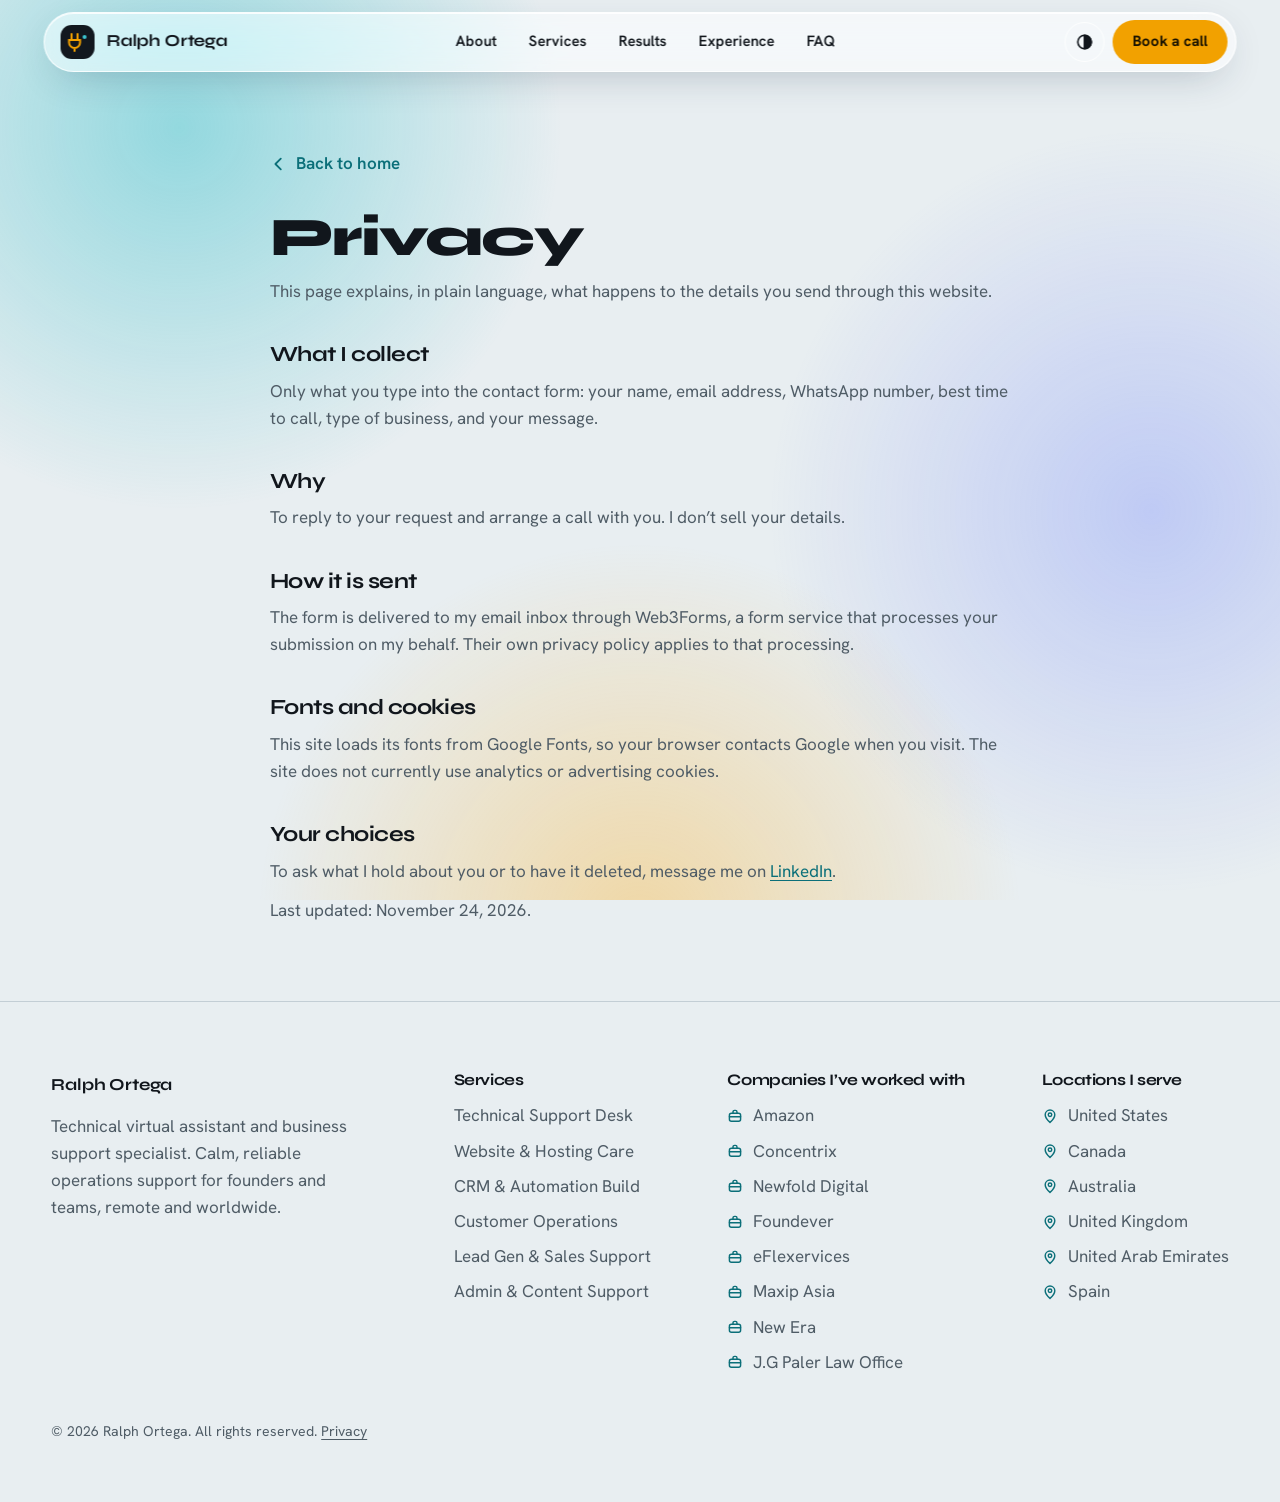
<file: privacy/index.html>
<!doctype html>
<html lang="en">
<head>
<meta charset="utf-8">
<meta name="viewport" content="width=device-width, initial-scale=1, viewport-fit=cover">
<title>Privacy | Ralph Ortega</title>
<meta name="description" content="How your details are used when you contact Ralph Ortega through this website.">
<link rel="canonical" href="https://ralphortega.pro/privacy/">
<meta name="robots" content="index, follow, max-image-preview:large">
<meta property="og:site_name" content="Ralph Ortega">
<meta property="og:type" content="website">
<meta property="og:title" content="Privacy | Ralph Ortega">
<meta property="og:description" content="How your details are used when you contact Ralph Ortega through this website.">
<meta property="og:url" content="https://ralphortega.pro/privacy/">
<meta property="og:image" content="https://ralphortega.pro/assets/images/og-image.jpg">
<meta property="og:image:width" content="1200">
<meta property="og:image:height" content="630">
<meta property="og:image:alt" content="Ralph Ortega, technical virtual assistant">
<meta name="twitter:card" content="summary_large_image">
<meta name="twitter:title" content="Privacy | Ralph Ortega">
<meta name="twitter:description" content="How your details are used when you contact Ralph Ortega through this website.">
<meta name="twitter:image" content="https://ralphortega.pro/assets/images/og-image.jpg">
<link rel="icon" href="../favicon.svg" type="image/svg+xml">
<link rel="preconnect" href="https://fonts.googleapis.com">
<link rel="preconnect" href="https://fonts.gstatic.com" crossorigin>
<link href="https://fonts.googleapis.com/css2?family=Hanken+Grotesk:wght@400;500;600;700&family=Syne:wght@600;700;800&display=swap" rel="stylesheet">
<link rel="stylesheet" href="../assets/style.css">
</head>
<body data-root="../" data-page="privacy">
<a class="skip" href="#main">Skip to content</a>
<div class="aurora" aria-hidden="true"><i></i><i></i><i></i></div>
<header class="topnav">
  <div class="topnav-in glass">
    <a class="brand" href="/" aria-label="Ralph Ortega, home">
      <svg viewBox="0 0 34 34" aria-hidden="true"><rect width="34" height="34" rx="11" fill="#12181F"/><path d="M11 9v6M17 9v6M8.5 15h11v2.5a5.5 5.5 0 0 1-5.5 5.5h0A5.5 5.5 0 0 1 8.5 17.5V15zM14 23v3" fill="none" stroke="#F2A100" stroke-width="2" stroke-linecap="round"/><circle cx="24" cy="12" r="2" fill="#3CC3CF"/></svg>
      Ralph Ortega
    </a>
    <nav aria-label="Primary">
      <div class="blob" id="blob"></div>
      <ul>
        <li><a href="/#about" data-nav="about">About</a></li>
        <li><a href="/#services" data-nav="services">Services</a></li>
        <li><a href="/#results" data-nav="results">Results</a></li>
        <li><a href="/#experience" data-nav="experience">Experience</a></li>
        <li><a href="/#faq" data-nav="faq">FAQ</a></li>
      </ul>
    </nav>
    <div class="top-right">
      <button class="theme" id="themeBtn" type="button" aria-label="Switch light or dark theme">
        <svg viewBox="0 0 20 20" fill="none" stroke="currentColor" stroke-width="1.8"><circle cx="10" cy="10" r="7.5"/><path d="M10 2.5v15"/><path d="M10 2.5a7.5 7.5 0 0 1 0 15z" fill="currentColor"/></svg>
      </button>
      <a class="nav-cta" href="/#contact" id="navCta">Book a call</a>
    </div>
  </div>
</header>
<main id="main">
  <div class="wrap prose">
    <a class="s-back" href="/"><svg viewBox="0 0 20 20" fill="none" stroke="currentColor" stroke-width="2" stroke-linecap="round" stroke-linejoin="round"><path d="M12 4l-6 6 6 6"/></svg>Back to home</a>
    <h1 style="margin-top:28px">Privacy</h1>
    <p>This page explains, in plain language, what happens to the details you send through this website.</p>
    <h2>What I collect</h2>
    <p>Only what you type into the contact form: your name, email address, WhatsApp number, best time to call, type of business, and your message.</p>
    <h2>Why</h2>
    <p>To reply to your request and arrange a call with you. I don’t sell your details.</p>
    <h2>How it is sent</h2>
    <p>The form is delivered to my email inbox through Web3Forms, a form service that processes your submission on my behalf. Their own privacy policy applies to that processing.</p>
    <h2>Fonts and cookies</h2>
    <p>This site loads its fonts from Google Fonts, so your browser contacts Google when you visit. The site does not currently use analytics or advertising cookies.</p>
    <h2>Your choices</h2>
    <p>To ask what I hold about you or to have it deleted, message me on <a href="https://www.linkedin.com/in/ralph-ortega-35602a241/" target="_blank" rel="noopener">LinkedIn</a>.</p>
    <p>Last updated: November 24, 2026.</p>
  </div>
</main>

<footer class="site">
  <div class="wrap">
    <div class="foot">
      <div>
        <a class="brand" href="/">Ralph Ortega</a>
        <p>Technical virtual assistant and business support specialist. Calm, reliable operations support for founders and teams, remote and worldwide.</p>
      </div>
      <div><h3>Services</h3><ul><li><a href="/services/technical-support/">Technical Support Desk</a></li><li><a href="/services/website-hosting/">Website &amp; Hosting Care</a></li><li><a href="/services/crm-automation/">CRM &amp; Automation Build</a></li><li><a href="/services/customer-operations/">Customer Operations</a></li><li><a href="/services/lead-gen-sales/">Lead Gen &amp; Sales Support</a></li><li><a href="/services/admin-content/">Admin &amp; Content Support</a></li></ul></div>
      <div><h3>Companies I’ve worked with</h3><ul class="places"><li><svg viewBox="0 0 20 20" fill="none" stroke="currentColor" stroke-width="1.8" stroke-linecap="round" stroke-linejoin="round" aria-hidden="true"><rect x="3" y="6.5" width="14" height="10" rx="2.5"/><path d="M7.5 6.5V5a2 2 0 0 1 2-2h1a2 2 0 0 1 2 2v1.5M3 11h14"/></svg><span>Amazon</span></li><li><svg viewBox="0 0 20 20" fill="none" stroke="currentColor" stroke-width="1.8" stroke-linecap="round" stroke-linejoin="round" aria-hidden="true"><rect x="3" y="6.5" width="14" height="10" rx="2.5"/><path d="M7.5 6.5V5a2 2 0 0 1 2-2h1a2 2 0 0 1 2 2v1.5M3 11h14"/></svg><span>Concentrix</span></li><li><svg viewBox="0 0 20 20" fill="none" stroke="currentColor" stroke-width="1.8" stroke-linecap="round" stroke-linejoin="round" aria-hidden="true"><rect x="3" y="6.5" width="14" height="10" rx="2.5"/><path d="M7.5 6.5V5a2 2 0 0 1 2-2h1a2 2 0 0 1 2 2v1.5M3 11h14"/></svg><span>Newfold Digital</span></li><li><svg viewBox="0 0 20 20" fill="none" stroke="currentColor" stroke-width="1.8" stroke-linecap="round" stroke-linejoin="round" aria-hidden="true"><rect x="3" y="6.5" width="14" height="10" rx="2.5"/><path d="M7.5 6.5V5a2 2 0 0 1 2-2h1a2 2 0 0 1 2 2v1.5M3 11h14"/></svg><span>Foundever</span></li><li><svg viewBox="0 0 20 20" fill="none" stroke="currentColor" stroke-width="1.8" stroke-linecap="round" stroke-linejoin="round" aria-hidden="true"><rect x="3" y="6.5" width="14" height="10" rx="2.5"/><path d="M7.5 6.5V5a2 2 0 0 1 2-2h1a2 2 0 0 1 2 2v1.5M3 11h14"/></svg><span>eFlexervices</span></li><li><svg viewBox="0 0 20 20" fill="none" stroke="currentColor" stroke-width="1.8" stroke-linecap="round" stroke-linejoin="round" aria-hidden="true"><rect x="3" y="6.5" width="14" height="10" rx="2.5"/><path d="M7.5 6.5V5a2 2 0 0 1 2-2h1a2 2 0 0 1 2 2v1.5M3 11h14"/></svg><span>Maxip Asia</span></li><li><svg viewBox="0 0 20 20" fill="none" stroke="currentColor" stroke-width="1.8" stroke-linecap="round" stroke-linejoin="round" aria-hidden="true"><rect x="3" y="6.5" width="14" height="10" rx="2.5"/><path d="M7.5 6.5V5a2 2 0 0 1 2-2h1a2 2 0 0 1 2 2v1.5M3 11h14"/></svg><span>New Era</span></li><li><svg viewBox="0 0 20 20" fill="none" stroke="currentColor" stroke-width="1.8" stroke-linecap="round" stroke-linejoin="round" aria-hidden="true"><rect x="3" y="6.5" width="14" height="10" rx="2.5"/><path d="M7.5 6.5V5a2 2 0 0 1 2-2h1a2 2 0 0 1 2 2v1.5M3 11h14"/></svg><span>J.G Paler Law Office</span></li></ul></div>
      <div><h3>Locations I serve</h3><ul class="places"><li><svg viewBox="0 0 20 20" fill="none" stroke="currentColor" stroke-width="1.8" stroke-linecap="round" stroke-linejoin="round" aria-hidden="true"><path d="M10 18s6-5.2 6-9.5a6 6 0 0 0-12 0C4 12.8 10 18 10 18z"/><circle cx="10" cy="8.5" r="2.2"/></svg><span>United States</span></li><li><svg viewBox="0 0 20 20" fill="none" stroke="currentColor" stroke-width="1.8" stroke-linecap="round" stroke-linejoin="round" aria-hidden="true"><path d="M10 18s6-5.2 6-9.5a6 6 0 0 0-12 0C4 12.8 10 18 10 18z"/><circle cx="10" cy="8.5" r="2.2"/></svg><span>Canada</span></li><li><svg viewBox="0 0 20 20" fill="none" stroke="currentColor" stroke-width="1.8" stroke-linecap="round" stroke-linejoin="round" aria-hidden="true"><path d="M10 18s6-5.2 6-9.5a6 6 0 0 0-12 0C4 12.8 10 18 10 18z"/><circle cx="10" cy="8.5" r="2.2"/></svg><span>Australia</span></li><li><svg viewBox="0 0 20 20" fill="none" stroke="currentColor" stroke-width="1.8" stroke-linecap="round" stroke-linejoin="round" aria-hidden="true"><path d="M10 18s6-5.2 6-9.5a6 6 0 0 0-12 0C4 12.8 10 18 10 18z"/><circle cx="10" cy="8.5" r="2.2"/></svg><span>United Kingdom</span></li><li><svg viewBox="0 0 20 20" fill="none" stroke="currentColor" stroke-width="1.8" stroke-linecap="round" stroke-linejoin="round" aria-hidden="true"><path d="M10 18s6-5.2 6-9.5a6 6 0 0 0-12 0C4 12.8 10 18 10 18z"/><circle cx="10" cy="8.5" r="2.2"/></svg><span>United Arab Emirates</span></li><li><svg viewBox="0 0 20 20" fill="none" stroke="currentColor" stroke-width="1.8" stroke-linecap="round" stroke-linejoin="round" aria-hidden="true"><path d="M10 18s6-5.2 6-9.5a6 6 0 0 0-12 0C4 12.8 10 18 10 18z"/><circle cx="10" cy="8.5" r="2.2"/></svg><span>Spain</span></li></ul></div>
    </div>
    <p class="copy">© 2026 Ralph Ortega. All rights reserved. <a href="/privacy/">Privacy</a></p>
  </div>
</footer>

<script src="../assets/script.js" defer></script>
</body>
</html>
</file>
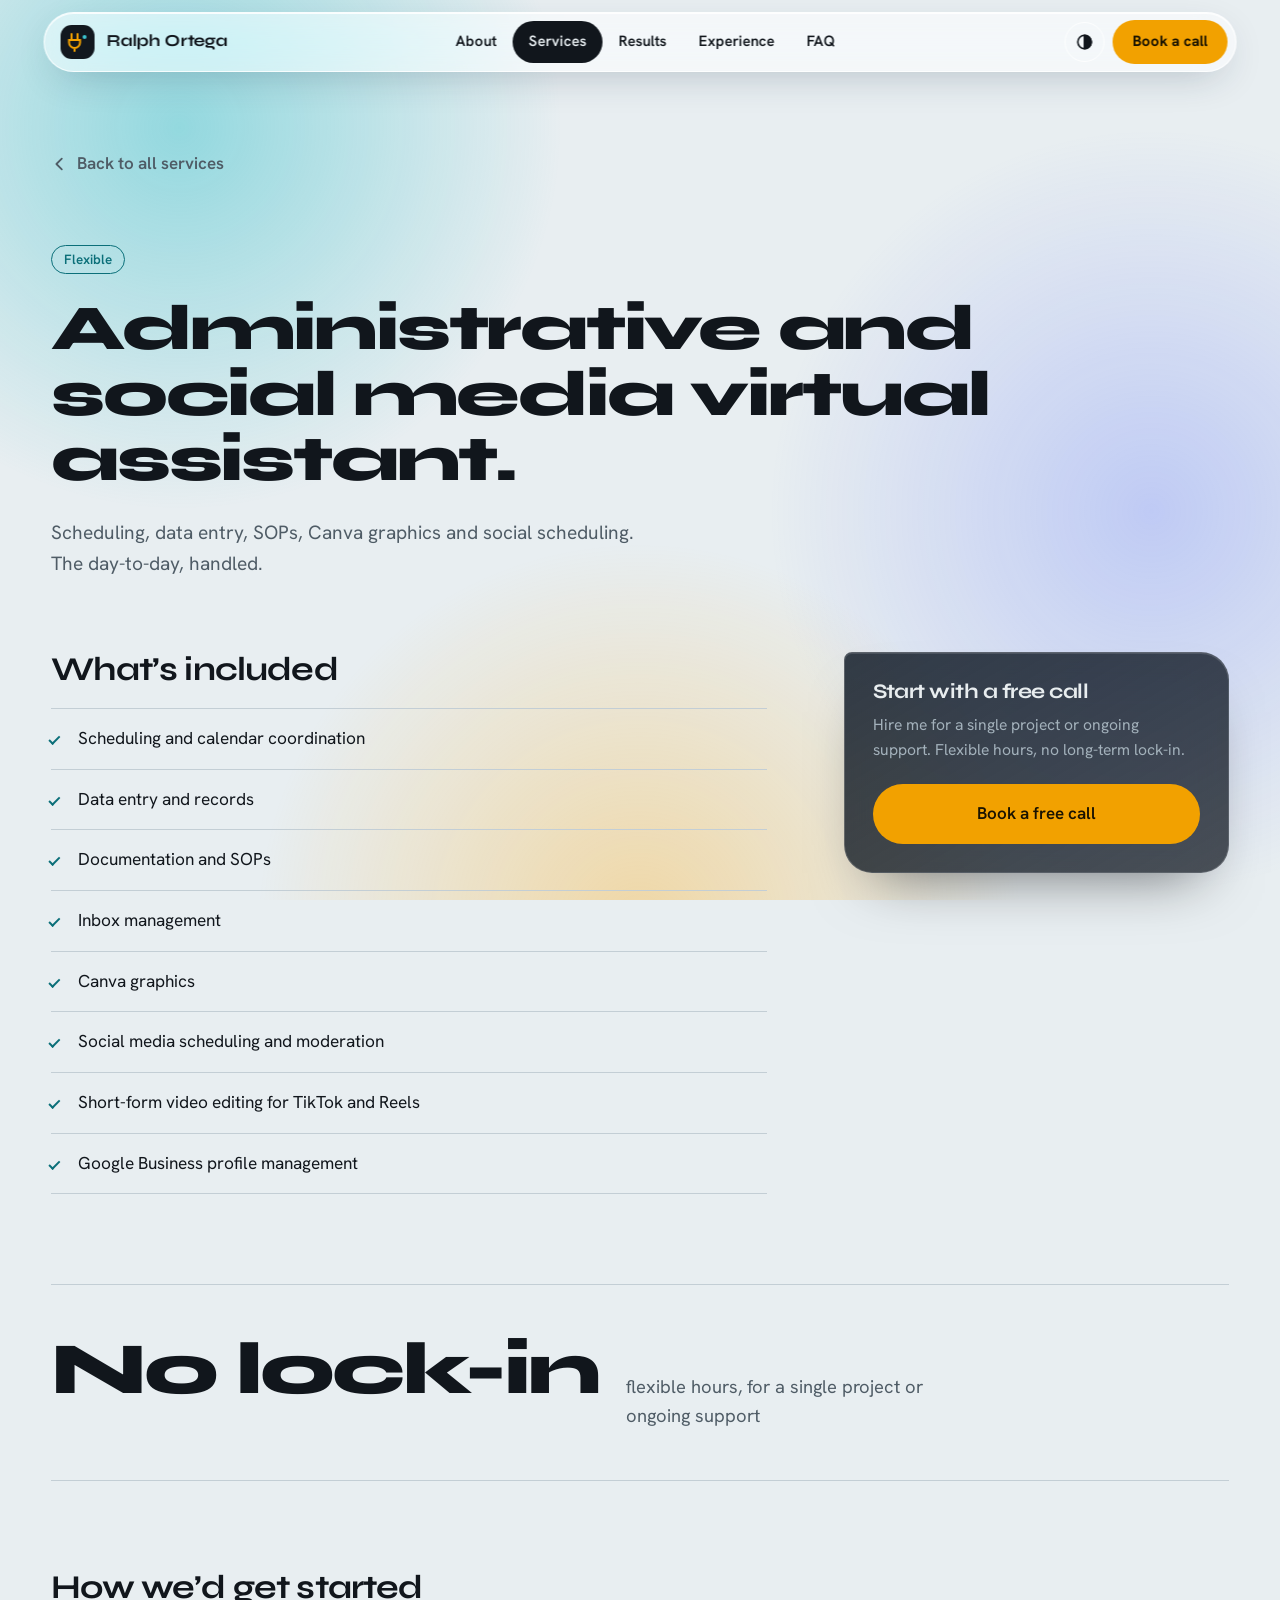
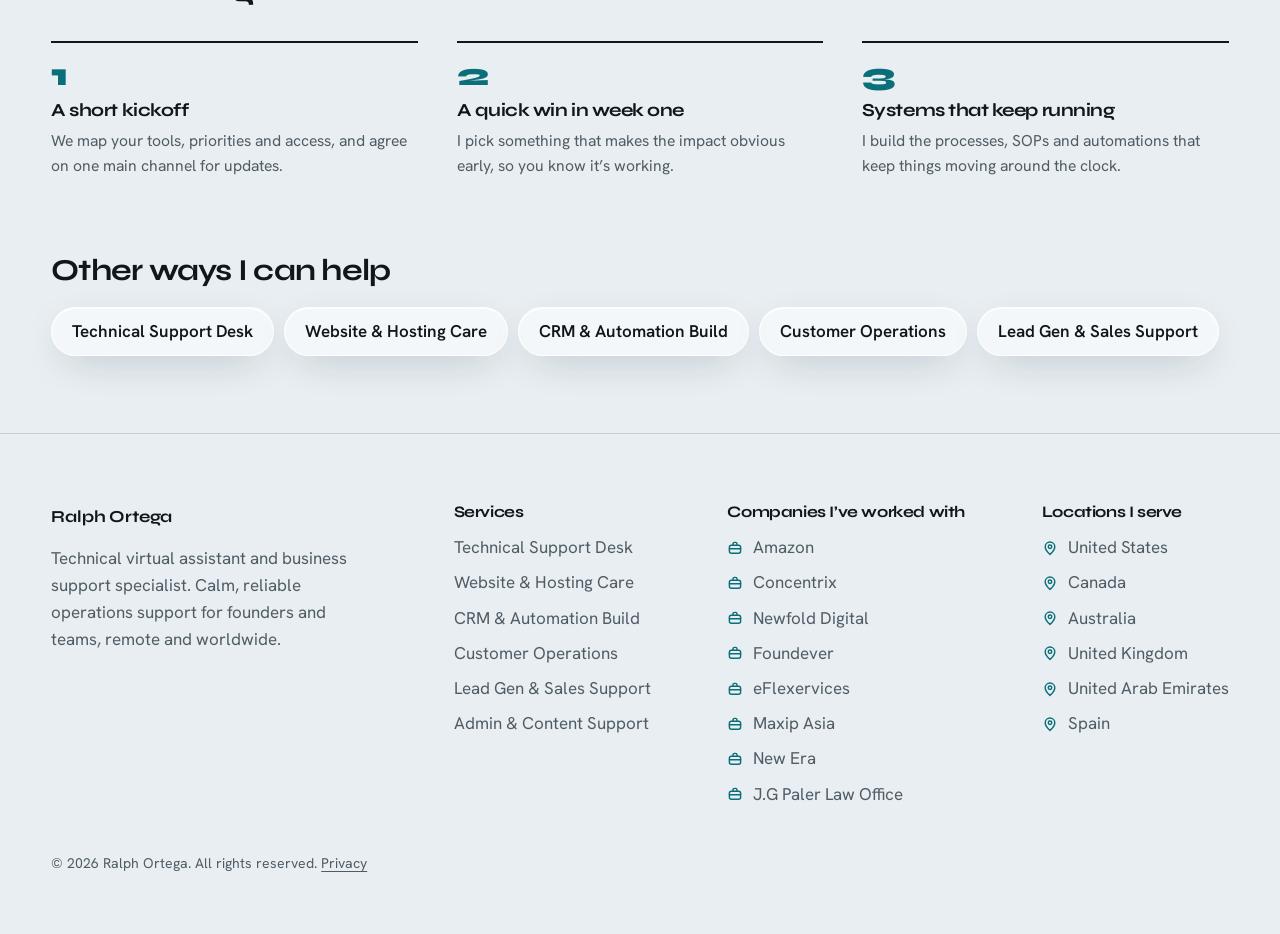
<file: services/admin-content/index.html>
<!doctype html>
<html lang="en">
<head>
<meta charset="utf-8">
<meta name="viewport" content="width=device-width, initial-scale=1, viewport-fit=cover">
<title>Administrative &amp; Social Media Virtual Assistant | Ralph Ortega</title>
<meta name="description" content="Scheduling, data entry, SOPs, Canva graphics and social media scheduling handled by a reliable virtual assistant.">
<link rel="canonical" href="https://ralphortega.pro/services/admin-content/">
<meta name="robots" content="index, follow, max-image-preview:large">
<meta property="og:site_name" content="Ralph Ortega">
<meta property="og:type" content="website">
<meta property="og:title" content="Administrative &amp; Social Media Virtual Assistant | Ralph Ortega">
<meta property="og:description" content="Scheduling, data entry, SOPs, Canva graphics and social media scheduling handled by a reliable virtual assistant.">
<meta property="og:url" content="https://ralphortega.pro/services/admin-content/">
<meta property="og:image" content="https://ralphortega.pro/assets/images/og-image.jpg">
<meta property="og:image:width" content="1200">
<meta property="og:image:height" content="630">
<meta property="og:image:alt" content="Ralph Ortega, technical virtual assistant">
<meta name="twitter:card" content="summary_large_image">
<meta name="twitter:title" content="Administrative &amp; Social Media Virtual Assistant | Ralph Ortega">
<meta name="twitter:description" content="Scheduling, data entry, SOPs, Canva graphics and social media scheduling handled by a reliable virtual assistant.">
<meta name="twitter:image" content="https://ralphortega.pro/assets/images/og-image.jpg">
<link rel="icon" href="../../favicon.svg" type="image/svg+xml">
<link rel="preconnect" href="https://fonts.googleapis.com">
<link rel="preconnect" href="https://fonts.gstatic.com" crossorigin>
<link href="https://fonts.googleapis.com/css2?family=Hanken+Grotesk:wght@400;500;600;700&family=Syne:wght@600;700;800&display=swap" rel="stylesheet">
<link rel="stylesheet" href="../../assets/style.css">
<script type="application/ld+json">
{
 "@context": "https://schema.org",
 "@graph": [
  {
   "@type": "Service",
   "name": "Administrative and social media virtual assistant",
   "serviceType": "Admin & Content Support",
   "description": "Scheduling, data entry, SOPs, Canva graphics and social scheduling. The day-to-day, handled.",
   "url": "https://ralphortega.pro/services/admin-content/",
   "provider": {
    "@type": "ProfessionalService",
    "name": "Ralph Ortega, Technical Virtual Assistant",
    "url": "https://ralphortega.pro/"
   },
   "areaServed": [
    {
     "@type": "Country",
     "name": "United States"
    },
    {
     "@type": "Country",
     "name": "Canada"
    },
    {
     "@type": "Country",
     "name": "Australia"
    },
    {
     "@type": "Country",
     "name": "United Kingdom"
    },
    {
     "@type": "Country",
     "name": "United Arab Emirates"
    },
    {
     "@type": "Country",
     "name": "Spain"
    }
   ]
  },
  {
   "@type": "BreadcrumbList",
   "itemListElement": [
    {
     "@type": "ListItem",
     "position": 1,
     "name": "Home",
     "item": "https://ralphortega.pro/"
    },
    {
     "@type": "ListItem",
     "position": 2,
     "name": "Admin & Content Support",
     "item": "https://ralphortega.pro/services/admin-content/"
    }
   ]
  }
 ]
}
</script>
</head>
<body data-root="../../" data-page="service">
<a class="skip" href="#main">Skip to content</a>
<div class="aurora" aria-hidden="true"><i></i><i></i><i></i></div>
<header class="topnav">
  <div class="topnav-in glass">
    <a class="brand" href="/" aria-label="Ralph Ortega, home">
      <svg viewBox="0 0 34 34" aria-hidden="true"><rect width="34" height="34" rx="11" fill="#12181F"/><path d="M11 9v6M17 9v6M8.5 15h11v2.5a5.5 5.5 0 0 1-5.5 5.5h0A5.5 5.5 0 0 1 8.5 17.5V15zM14 23v3" fill="none" stroke="#F2A100" stroke-width="2" stroke-linecap="round"/><circle cx="24" cy="12" r="2" fill="#3CC3CF"/></svg>
      Ralph Ortega
    </a>
    <nav aria-label="Primary">
      <div class="blob" id="blob"></div>
      <ul>
        <li><a href="/#about" data-nav="about">About</a></li>
        <li><a href="/#services" data-nav="services">Services</a></li>
        <li><a href="/#results" data-nav="results">Results</a></li>
        <li><a href="/#experience" data-nav="experience">Experience</a></li>
        <li><a href="/#faq" data-nav="faq">FAQ</a></li>
      </ul>
    </nav>
    <div class="top-right">
      <button class="theme" id="themeBtn" type="button" aria-label="Switch light or dark theme">
        <svg viewBox="0 0 20 20" fill="none" stroke="currentColor" stroke-width="1.8"><circle cx="10" cy="10" r="7.5"/><path d="M10 2.5v15"/><path d="M10 2.5a7.5 7.5 0 0 1 0 15z" fill="currentColor"/></svg>
      </button>
      <a class="nav-cta" href="/#contact" id="navCta">Book a call</a>
    </div>
  </div>
</header>
<main id="main">
  <div class="wrap">
    <a class="s-back" href="/#services"><svg viewBox="0 0 20 20" fill="none" stroke="currentColor" stroke-width="2" stroke-linecap="round" stroke-linejoin="round"><path d="M12 4l-6 6 6 6"/></svg>Back to all services</a>
    <section class="s-hero"><span class="tag">Flexible</span><h1>Administrative and social media virtual assistant.</h1><p>Scheduling, data entry, SOPs, Canva graphics and social scheduling. The day-to-day, handled.</p></section>
    <div class="s-grid"><div><h2>What’s included</h2><ul class="incl"><li>Scheduling and calendar coordination</li><li>Data entry and records</li><li>Documentation and SOPs</li><li>Inbox management</li><li>Canva graphics</li><li>Social media scheduling and moderation</li><li>Short-form video editing for TikTok and Reels</li><li>Google Business profile management</li></ul></div>
    <aside class="start dglass"><h3>Start with a free call</h3><p>Hire me for a single project or ongoing support. Flexible hours, no long-term lock-in.</p><a class="btn btn-signal" href="/#contact">Book a free call</a></aside></div>
    <div class="proof"><strong>No lock-in</strong><span>flexible hours, for a single project or ongoing support</span></div>
    <section style="margin-top:clamp(56px,7vw,96px)"><h2 style="font-size:clamp(1.5rem,2.6vw,2.1rem)">How we’d get started</h2><ol class="steps3">
      <li><h3>A short kickoff</h3><p>We map your tools, priorities and access, and agree on one main channel for updates.</p></li>
      <li><h3>A quick win in week one</h3><p>I pick something that makes the impact obvious early, so you know it’s working.</p></li>
      <li><h3>Systems that keep running</h3><p>I build the processes, SOPs and automations that keep things moving around the clock.</p></li></ol></section>
    <section class="others"><h2>Other ways I can help</h2><ul><li><a class="glass" href="/services/technical-support/">Technical Support Desk</a></li><li><a class="glass" href="/services/website-hosting/">Website &amp; Hosting Care</a></li><li><a class="glass" href="/services/crm-automation/">CRM &amp; Automation Build</a></li><li><a class="glass" href="/services/customer-operations/">Customer Operations</a></li><li><a class="glass" href="/services/lead-gen-sales/">Lead Gen &amp; Sales Support</a></li></ul></section>
    <div style="height:clamp(48px,6vw,80px)"></div>
  </div>
</main>

<footer class="site">
  <div class="wrap">
    <div class="foot">
      <div>
        <a class="brand" href="/">Ralph Ortega</a>
        <p>Technical virtual assistant and business support specialist. Calm, reliable operations support for founders and teams, remote and worldwide.</p>
      </div>
      <div><h3>Services</h3><ul><li><a href="/services/technical-support/">Technical Support Desk</a></li><li><a href="/services/website-hosting/">Website &amp; Hosting Care</a></li><li><a href="/services/crm-automation/">CRM &amp; Automation Build</a></li><li><a href="/services/customer-operations/">Customer Operations</a></li><li><a href="/services/lead-gen-sales/">Lead Gen &amp; Sales Support</a></li><li><a href="/services/admin-content/">Admin &amp; Content Support</a></li></ul></div>
      <div><h3>Companies I’ve worked with</h3><ul class="places"><li><svg viewBox="0 0 20 20" fill="none" stroke="currentColor" stroke-width="1.8" stroke-linecap="round" stroke-linejoin="round" aria-hidden="true"><rect x="3" y="6.5" width="14" height="10" rx="2.5"/><path d="M7.5 6.5V5a2 2 0 0 1 2-2h1a2 2 0 0 1 2 2v1.5M3 11h14"/></svg><span>Amazon</span></li><li><svg viewBox="0 0 20 20" fill="none" stroke="currentColor" stroke-width="1.8" stroke-linecap="round" stroke-linejoin="round" aria-hidden="true"><rect x="3" y="6.5" width="14" height="10" rx="2.5"/><path d="M7.5 6.5V5a2 2 0 0 1 2-2h1a2 2 0 0 1 2 2v1.5M3 11h14"/></svg><span>Concentrix</span></li><li><svg viewBox="0 0 20 20" fill="none" stroke="currentColor" stroke-width="1.8" stroke-linecap="round" stroke-linejoin="round" aria-hidden="true"><rect x="3" y="6.5" width="14" height="10" rx="2.5"/><path d="M7.5 6.5V5a2 2 0 0 1 2-2h1a2 2 0 0 1 2 2v1.5M3 11h14"/></svg><span>Newfold Digital</span></li><li><svg viewBox="0 0 20 20" fill="none" stroke="currentColor" stroke-width="1.8" stroke-linecap="round" stroke-linejoin="round" aria-hidden="true"><rect x="3" y="6.5" width="14" height="10" rx="2.5"/><path d="M7.5 6.5V5a2 2 0 0 1 2-2h1a2 2 0 0 1 2 2v1.5M3 11h14"/></svg><span>Foundever</span></li><li><svg viewBox="0 0 20 20" fill="none" stroke="currentColor" stroke-width="1.8" stroke-linecap="round" stroke-linejoin="round" aria-hidden="true"><rect x="3" y="6.5" width="14" height="10" rx="2.5"/><path d="M7.5 6.5V5a2 2 0 0 1 2-2h1a2 2 0 0 1 2 2v1.5M3 11h14"/></svg><span>eFlexervices</span></li><li><svg viewBox="0 0 20 20" fill="none" stroke="currentColor" stroke-width="1.8" stroke-linecap="round" stroke-linejoin="round" aria-hidden="true"><rect x="3" y="6.5" width="14" height="10" rx="2.5"/><path d="M7.5 6.5V5a2 2 0 0 1 2-2h1a2 2 0 0 1 2 2v1.5M3 11h14"/></svg><span>Maxip Asia</span></li><li><svg viewBox="0 0 20 20" fill="none" stroke="currentColor" stroke-width="1.8" stroke-linecap="round" stroke-linejoin="round" aria-hidden="true"><rect x="3" y="6.5" width="14" height="10" rx="2.5"/><path d="M7.5 6.5V5a2 2 0 0 1 2-2h1a2 2 0 0 1 2 2v1.5M3 11h14"/></svg><span>New Era</span></li><li><svg viewBox="0 0 20 20" fill="none" stroke="currentColor" stroke-width="1.8" stroke-linecap="round" stroke-linejoin="round" aria-hidden="true"><rect x="3" y="6.5" width="14" height="10" rx="2.5"/><path d="M7.5 6.5V5a2 2 0 0 1 2-2h1a2 2 0 0 1 2 2v1.5M3 11h14"/></svg><span>J.G Paler Law Office</span></li></ul></div>
      <div><h3>Locations I serve</h3><ul class="places"><li><svg viewBox="0 0 20 20" fill="none" stroke="currentColor" stroke-width="1.8" stroke-linecap="round" stroke-linejoin="round" aria-hidden="true"><path d="M10 18s6-5.2 6-9.5a6 6 0 0 0-12 0C4 12.8 10 18 10 18z"/><circle cx="10" cy="8.5" r="2.2"/></svg><span>United States</span></li><li><svg viewBox="0 0 20 20" fill="none" stroke="currentColor" stroke-width="1.8" stroke-linecap="round" stroke-linejoin="round" aria-hidden="true"><path d="M10 18s6-5.2 6-9.5a6 6 0 0 0-12 0C4 12.8 10 18 10 18z"/><circle cx="10" cy="8.5" r="2.2"/></svg><span>Canada</span></li><li><svg viewBox="0 0 20 20" fill="none" stroke="currentColor" stroke-width="1.8" stroke-linecap="round" stroke-linejoin="round" aria-hidden="true"><path d="M10 18s6-5.2 6-9.5a6 6 0 0 0-12 0C4 12.8 10 18 10 18z"/><circle cx="10" cy="8.5" r="2.2"/></svg><span>Australia</span></li><li><svg viewBox="0 0 20 20" fill="none" stroke="currentColor" stroke-width="1.8" stroke-linecap="round" stroke-linejoin="round" aria-hidden="true"><path d="M10 18s6-5.2 6-9.5a6 6 0 0 0-12 0C4 12.8 10 18 10 18z"/><circle cx="10" cy="8.5" r="2.2"/></svg><span>United Kingdom</span></li><li><svg viewBox="0 0 20 20" fill="none" stroke="currentColor" stroke-width="1.8" stroke-linecap="round" stroke-linejoin="round" aria-hidden="true"><path d="M10 18s6-5.2 6-9.5a6 6 0 0 0-12 0C4 12.8 10 18 10 18z"/><circle cx="10" cy="8.5" r="2.2"/></svg><span>United Arab Emirates</span></li><li><svg viewBox="0 0 20 20" fill="none" stroke="currentColor" stroke-width="1.8" stroke-linecap="round" stroke-linejoin="round" aria-hidden="true"><path d="M10 18s6-5.2 6-9.5a6 6 0 0 0-12 0C4 12.8 10 18 10 18z"/><circle cx="10" cy="8.5" r="2.2"/></svg><span>Spain</span></li></ul></div>
    </div>
    <p class="copy">© 2026 Ralph Ortega. All rights reserved. <a href="/privacy/">Privacy</a></p>
  </div>
</footer>

<script src="../../assets/script.js" defer></script>
</body>
</html>
</file>
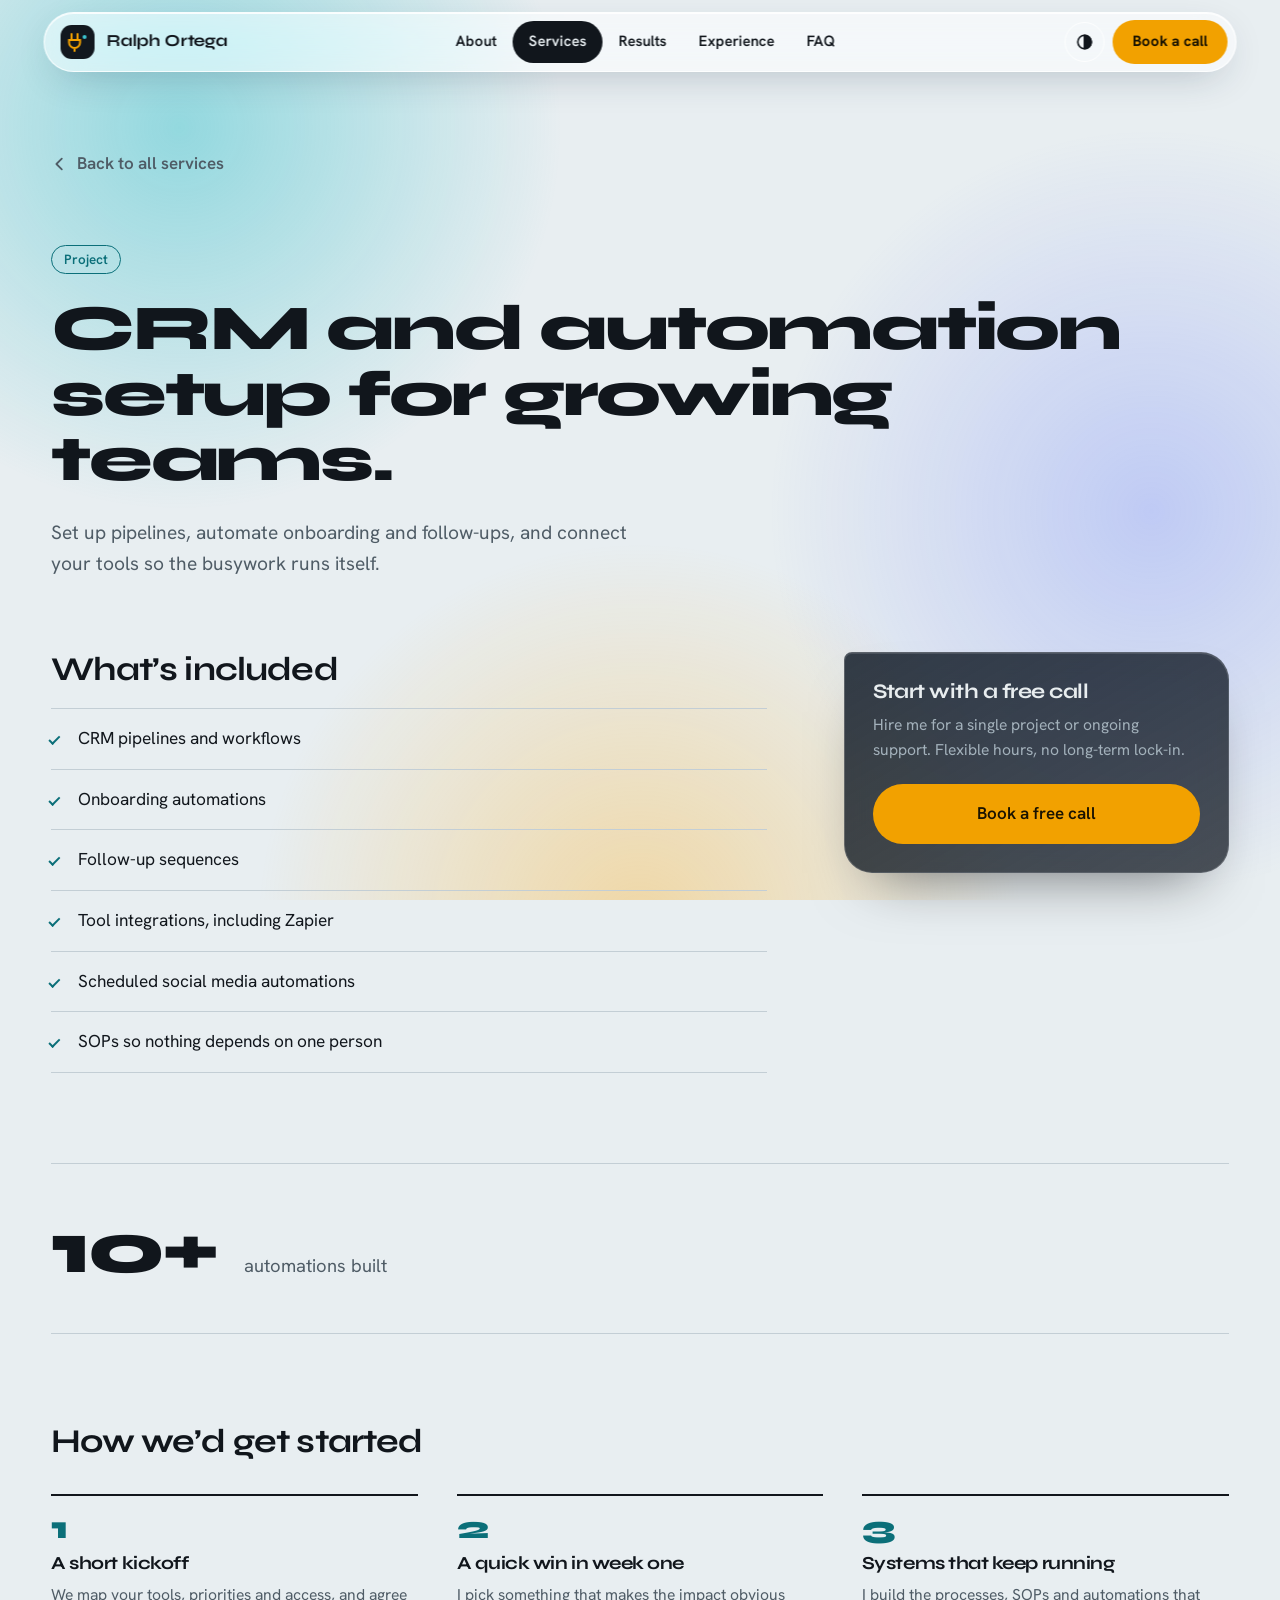
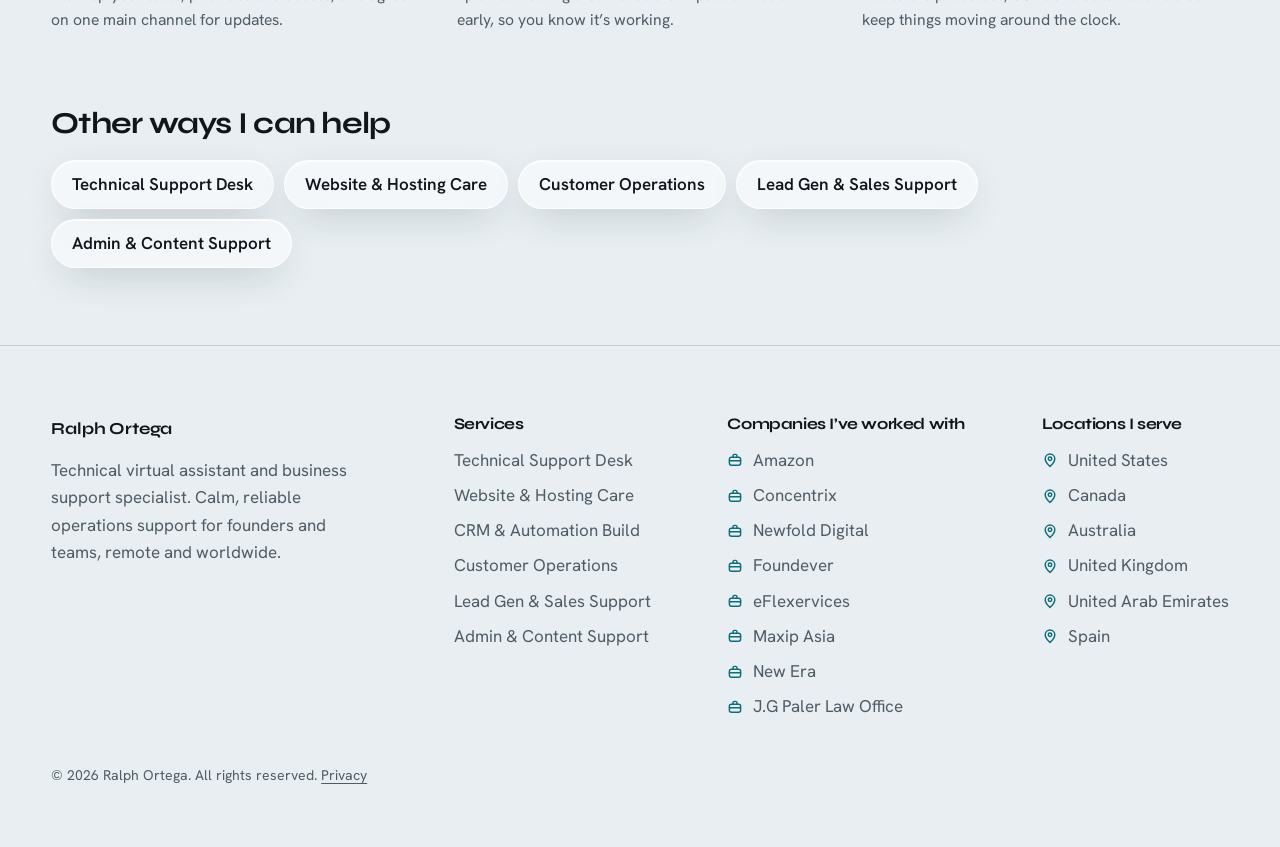
<file: services/crm-automation/index.html>
<!doctype html>
<html lang="en">
<head>
<meta charset="utf-8">
<meta name="viewport" content="width=device-width, initial-scale=1, viewport-fit=cover">
<title>CRM &amp; Automation Setup for Growing Teams | Ralph Ortega</title>
<meta name="description" content="CRM pipelines, onboarding automations and tool integrations built so repetitive work runs itself.">
<link rel="canonical" href="https://ralphortega.pro/services/crm-automation/">
<meta name="robots" content="index, follow, max-image-preview:large">
<meta property="og:site_name" content="Ralph Ortega">
<meta property="og:type" content="website">
<meta property="og:title" content="CRM &amp; Automation Setup for Growing Teams | Ralph Ortega">
<meta property="og:description" content="CRM pipelines, onboarding automations and tool integrations built so repetitive work runs itself.">
<meta property="og:url" content="https://ralphortega.pro/services/crm-automation/">
<meta property="og:image" content="https://ralphortega.pro/assets/images/og-image.jpg">
<meta property="og:image:width" content="1200">
<meta property="og:image:height" content="630">
<meta property="og:image:alt" content="Ralph Ortega, technical virtual assistant">
<meta name="twitter:card" content="summary_large_image">
<meta name="twitter:title" content="CRM &amp; Automation Setup for Growing Teams | Ralph Ortega">
<meta name="twitter:description" content="CRM pipelines, onboarding automations and tool integrations built so repetitive work runs itself.">
<meta name="twitter:image" content="https://ralphortega.pro/assets/images/og-image.jpg">
<link rel="icon" href="../../favicon.svg" type="image/svg+xml">
<link rel="preconnect" href="https://fonts.googleapis.com">
<link rel="preconnect" href="https://fonts.gstatic.com" crossorigin>
<link href="https://fonts.googleapis.com/css2?family=Hanken+Grotesk:wght@400;500;600;700&family=Syne:wght@600;700;800&display=swap" rel="stylesheet">
<link rel="stylesheet" href="../../assets/style.css">
<script type="application/ld+json">
{
 "@context": "https://schema.org",
 "@graph": [
  {
   "@type": "Service",
   "name": "CRM and automation setup for growing teams",
   "serviceType": "CRM & Automation Build",
   "description": "Set up pipelines, automate onboarding and follow-ups, and connect your tools so the busywork runs itself.",
   "url": "https://ralphortega.pro/services/crm-automation/",
   "provider": {
    "@type": "ProfessionalService",
    "name": "Ralph Ortega, Technical Virtual Assistant",
    "url": "https://ralphortega.pro/"
   },
   "areaServed": [
    {
     "@type": "Country",
     "name": "United States"
    },
    {
     "@type": "Country",
     "name": "Canada"
    },
    {
     "@type": "Country",
     "name": "Australia"
    },
    {
     "@type": "Country",
     "name": "United Kingdom"
    },
    {
     "@type": "Country",
     "name": "United Arab Emirates"
    },
    {
     "@type": "Country",
     "name": "Spain"
    }
   ]
  },
  {
   "@type": "BreadcrumbList",
   "itemListElement": [
    {
     "@type": "ListItem",
     "position": 1,
     "name": "Home",
     "item": "https://ralphortega.pro/"
    },
    {
     "@type": "ListItem",
     "position": 2,
     "name": "CRM & Automation Build",
     "item": "https://ralphortega.pro/services/crm-automation/"
    }
   ]
  }
 ]
}
</script>
</head>
<body data-root="../../" data-page="service">
<a class="skip" href="#main">Skip to content</a>
<div class="aurora" aria-hidden="true"><i></i><i></i><i></i></div>
<header class="topnav">
  <div class="topnav-in glass">
    <a class="brand" href="/" aria-label="Ralph Ortega, home">
      <svg viewBox="0 0 34 34" aria-hidden="true"><rect width="34" height="34" rx="11" fill="#12181F"/><path d="M11 9v6M17 9v6M8.5 15h11v2.5a5.5 5.5 0 0 1-5.5 5.5h0A5.5 5.5 0 0 1 8.5 17.5V15zM14 23v3" fill="none" stroke="#F2A100" stroke-width="2" stroke-linecap="round"/><circle cx="24" cy="12" r="2" fill="#3CC3CF"/></svg>
      Ralph Ortega
    </a>
    <nav aria-label="Primary">
      <div class="blob" id="blob"></div>
      <ul>
        <li><a href="/#about" data-nav="about">About</a></li>
        <li><a href="/#services" data-nav="services">Services</a></li>
        <li><a href="/#results" data-nav="results">Results</a></li>
        <li><a href="/#experience" data-nav="experience">Experience</a></li>
        <li><a href="/#faq" data-nav="faq">FAQ</a></li>
      </ul>
    </nav>
    <div class="top-right">
      <button class="theme" id="themeBtn" type="button" aria-label="Switch light or dark theme">
        <svg viewBox="0 0 20 20" fill="none" stroke="currentColor" stroke-width="1.8"><circle cx="10" cy="10" r="7.5"/><path d="M10 2.5v15"/><path d="M10 2.5a7.5 7.5 0 0 1 0 15z" fill="currentColor"/></svg>
      </button>
      <a class="nav-cta" href="/#contact" id="navCta">Book a call</a>
    </div>
  </div>
</header>
<main id="main">
  <div class="wrap">
    <a class="s-back" href="/#services"><svg viewBox="0 0 20 20" fill="none" stroke="currentColor" stroke-width="2" stroke-linecap="round" stroke-linejoin="round"><path d="M12 4l-6 6 6 6"/></svg>Back to all services</a>
    <section class="s-hero"><span class="tag">Project</span><h1>CRM and automation setup for growing teams.</h1><p>Set up pipelines, automate onboarding and follow-ups, and connect your tools so the busywork runs itself.</p></section>
    <div class="s-grid"><div><h2>What’s included</h2><ul class="incl"><li>CRM pipelines and workflows</li><li>Onboarding automations</li><li>Follow-up sequences</li><li>Tool integrations, including Zapier</li><li>Scheduled social media automations</li><li>SOPs so nothing depends on one person</li></ul></div>
    <aside class="start dglass"><h3>Start with a free call</h3><p>Hire me for a single project or ongoing support. Flexible hours, no long-term lock-in.</p><a class="btn btn-signal" href="/#contact">Book a free call</a></aside></div>
    <div class="proof"><strong>10+</strong><span>automations built</span></div>
    <section style="margin-top:clamp(56px,7vw,96px)"><h2 style="font-size:clamp(1.5rem,2.6vw,2.1rem)">How we’d get started</h2><ol class="steps3">
      <li><h3>A short kickoff</h3><p>We map your tools, priorities and access, and agree on one main channel for updates.</p></li>
      <li><h3>A quick win in week one</h3><p>I pick something that makes the impact obvious early, so you know it’s working.</p></li>
      <li><h3>Systems that keep running</h3><p>I build the processes, SOPs and automations that keep things moving around the clock.</p></li></ol></section>
    <section class="others"><h2>Other ways I can help</h2><ul><li><a class="glass" href="/services/technical-support/">Technical Support Desk</a></li><li><a class="glass" href="/services/website-hosting/">Website &amp; Hosting Care</a></li><li><a class="glass" href="/services/customer-operations/">Customer Operations</a></li><li><a class="glass" href="/services/lead-gen-sales/">Lead Gen &amp; Sales Support</a></li><li><a class="glass" href="/services/admin-content/">Admin &amp; Content Support</a></li></ul></section>
    <div style="height:clamp(48px,6vw,80px)"></div>
  </div>
</main>

<footer class="site">
  <div class="wrap">
    <div class="foot">
      <div>
        <a class="brand" href="/">Ralph Ortega</a>
        <p>Technical virtual assistant and business support specialist. Calm, reliable operations support for founders and teams, remote and worldwide.</p>
      </div>
      <div><h3>Services</h3><ul><li><a href="/services/technical-support/">Technical Support Desk</a></li><li><a href="/services/website-hosting/">Website &amp; Hosting Care</a></li><li><a href="/services/crm-automation/">CRM &amp; Automation Build</a></li><li><a href="/services/customer-operations/">Customer Operations</a></li><li><a href="/services/lead-gen-sales/">Lead Gen &amp; Sales Support</a></li><li><a href="/services/admin-content/">Admin &amp; Content Support</a></li></ul></div>
      <div><h3>Companies I’ve worked with</h3><ul class="places"><li><svg viewBox="0 0 20 20" fill="none" stroke="currentColor" stroke-width="1.8" stroke-linecap="round" stroke-linejoin="round" aria-hidden="true"><rect x="3" y="6.5" width="14" height="10" rx="2.5"/><path d="M7.5 6.5V5a2 2 0 0 1 2-2h1a2 2 0 0 1 2 2v1.5M3 11h14"/></svg><span>Amazon</span></li><li><svg viewBox="0 0 20 20" fill="none" stroke="currentColor" stroke-width="1.8" stroke-linecap="round" stroke-linejoin="round" aria-hidden="true"><rect x="3" y="6.5" width="14" height="10" rx="2.5"/><path d="M7.5 6.5V5a2 2 0 0 1 2-2h1a2 2 0 0 1 2 2v1.5M3 11h14"/></svg><span>Concentrix</span></li><li><svg viewBox="0 0 20 20" fill="none" stroke="currentColor" stroke-width="1.8" stroke-linecap="round" stroke-linejoin="round" aria-hidden="true"><rect x="3" y="6.5" width="14" height="10" rx="2.5"/><path d="M7.5 6.5V5a2 2 0 0 1 2-2h1a2 2 0 0 1 2 2v1.5M3 11h14"/></svg><span>Newfold Digital</span></li><li><svg viewBox="0 0 20 20" fill="none" stroke="currentColor" stroke-width="1.8" stroke-linecap="round" stroke-linejoin="round" aria-hidden="true"><rect x="3" y="6.5" width="14" height="10" rx="2.5"/><path d="M7.5 6.5V5a2 2 0 0 1 2-2h1a2 2 0 0 1 2 2v1.5M3 11h14"/></svg><span>Foundever</span></li><li><svg viewBox="0 0 20 20" fill="none" stroke="currentColor" stroke-width="1.8" stroke-linecap="round" stroke-linejoin="round" aria-hidden="true"><rect x="3" y="6.5" width="14" height="10" rx="2.5"/><path d="M7.5 6.5V5a2 2 0 0 1 2-2h1a2 2 0 0 1 2 2v1.5M3 11h14"/></svg><span>eFlexervices</span></li><li><svg viewBox="0 0 20 20" fill="none" stroke="currentColor" stroke-width="1.8" stroke-linecap="round" stroke-linejoin="round" aria-hidden="true"><rect x="3" y="6.5" width="14" height="10" rx="2.5"/><path d="M7.5 6.5V5a2 2 0 0 1 2-2h1a2 2 0 0 1 2 2v1.5M3 11h14"/></svg><span>Maxip Asia</span></li><li><svg viewBox="0 0 20 20" fill="none" stroke="currentColor" stroke-width="1.8" stroke-linecap="round" stroke-linejoin="round" aria-hidden="true"><rect x="3" y="6.5" width="14" height="10" rx="2.5"/><path d="M7.5 6.5V5a2 2 0 0 1 2-2h1a2 2 0 0 1 2 2v1.5M3 11h14"/></svg><span>New Era</span></li><li><svg viewBox="0 0 20 20" fill="none" stroke="currentColor" stroke-width="1.8" stroke-linecap="round" stroke-linejoin="round" aria-hidden="true"><rect x="3" y="6.5" width="14" height="10" rx="2.5"/><path d="M7.5 6.5V5a2 2 0 0 1 2-2h1a2 2 0 0 1 2 2v1.5M3 11h14"/></svg><span>J.G Paler Law Office</span></li></ul></div>
      <div><h3>Locations I serve</h3><ul class="places"><li><svg viewBox="0 0 20 20" fill="none" stroke="currentColor" stroke-width="1.8" stroke-linecap="round" stroke-linejoin="round" aria-hidden="true"><path d="M10 18s6-5.2 6-9.5a6 6 0 0 0-12 0C4 12.8 10 18 10 18z"/><circle cx="10" cy="8.5" r="2.2"/></svg><span>United States</span></li><li><svg viewBox="0 0 20 20" fill="none" stroke="currentColor" stroke-width="1.8" stroke-linecap="round" stroke-linejoin="round" aria-hidden="true"><path d="M10 18s6-5.2 6-9.5a6 6 0 0 0-12 0C4 12.8 10 18 10 18z"/><circle cx="10" cy="8.5" r="2.2"/></svg><span>Canada</span></li><li><svg viewBox="0 0 20 20" fill="none" stroke="currentColor" stroke-width="1.8" stroke-linecap="round" stroke-linejoin="round" aria-hidden="true"><path d="M10 18s6-5.2 6-9.5a6 6 0 0 0-12 0C4 12.8 10 18 10 18z"/><circle cx="10" cy="8.5" r="2.2"/></svg><span>Australia</span></li><li><svg viewBox="0 0 20 20" fill="none" stroke="currentColor" stroke-width="1.8" stroke-linecap="round" stroke-linejoin="round" aria-hidden="true"><path d="M10 18s6-5.2 6-9.5a6 6 0 0 0-12 0C4 12.8 10 18 10 18z"/><circle cx="10" cy="8.5" r="2.2"/></svg><span>United Kingdom</span></li><li><svg viewBox="0 0 20 20" fill="none" stroke="currentColor" stroke-width="1.8" stroke-linecap="round" stroke-linejoin="round" aria-hidden="true"><path d="M10 18s6-5.2 6-9.5a6 6 0 0 0-12 0C4 12.8 10 18 10 18z"/><circle cx="10" cy="8.5" r="2.2"/></svg><span>United Arab Emirates</span></li><li><svg viewBox="0 0 20 20" fill="none" stroke="currentColor" stroke-width="1.8" stroke-linecap="round" stroke-linejoin="round" aria-hidden="true"><path d="M10 18s6-5.2 6-9.5a6 6 0 0 0-12 0C4 12.8 10 18 10 18z"/><circle cx="10" cy="8.5" r="2.2"/></svg><span>Spain</span></li></ul></div>
    </div>
    <p class="copy">© 2026 Ralph Ortega. All rights reserved. <a href="/privacy/">Privacy</a></p>
  </div>
</footer>

<script src="../../assets/script.js" defer></script>
</body>
</html>
</file>
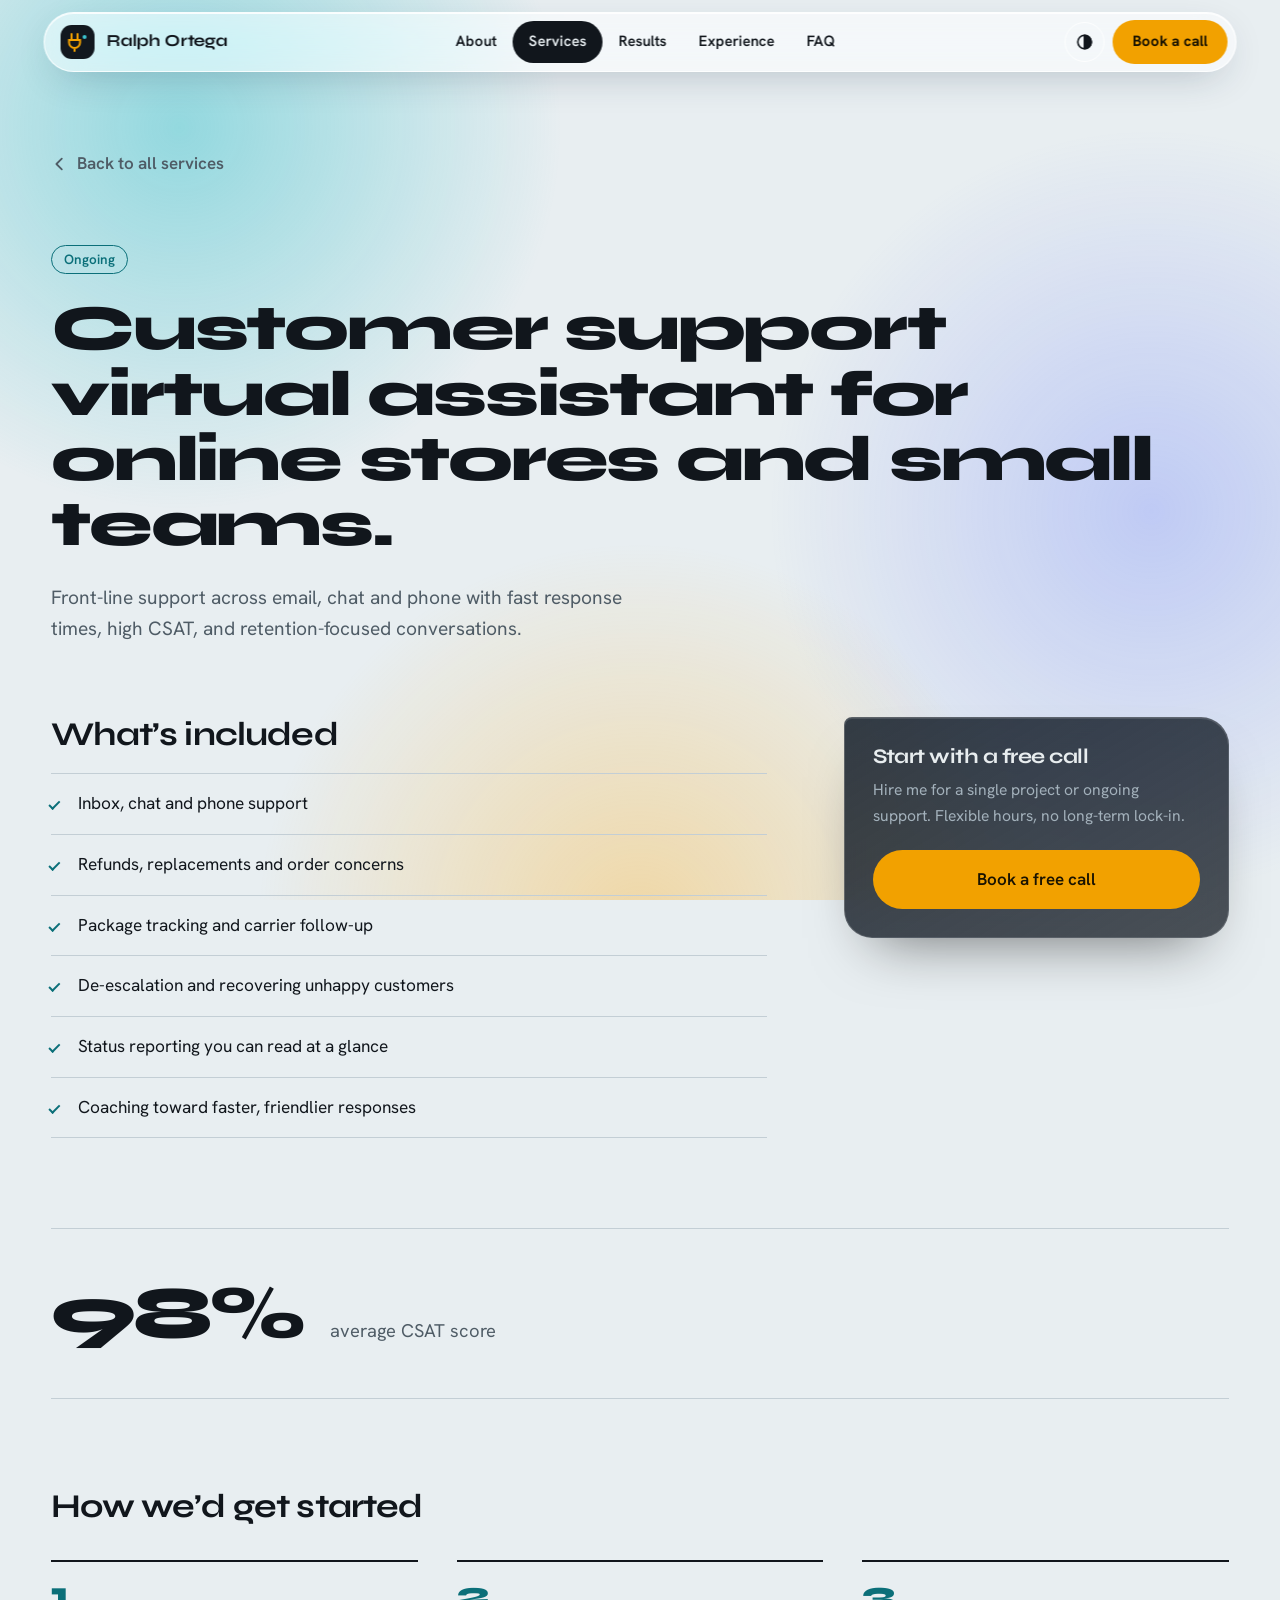
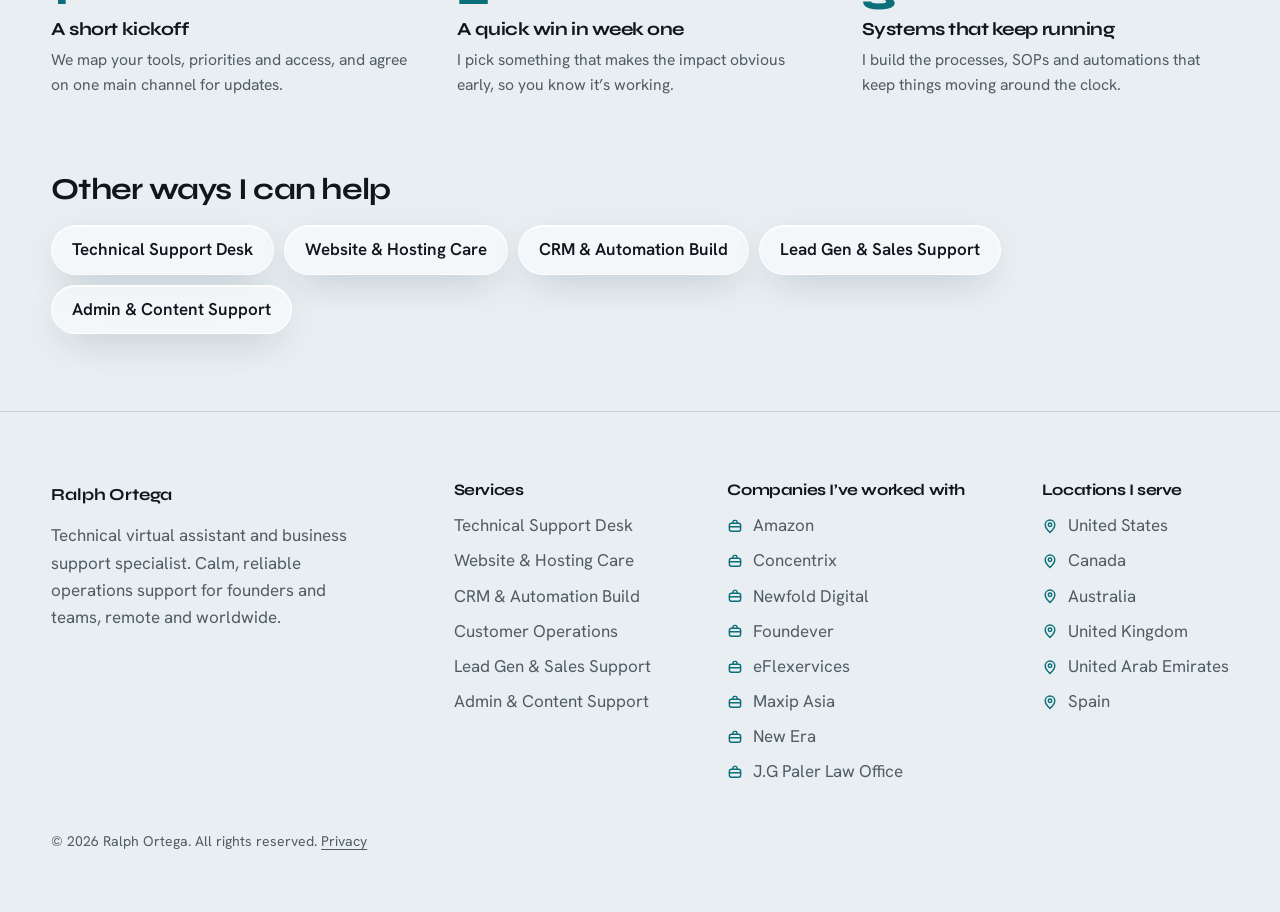
<file: services/customer-operations/index.html>
<!doctype html>
<html lang="en">
<head>
<meta charset="utf-8">
<meta name="viewport" content="width=device-width, initial-scale=1, viewport-fit=cover">
<title>Customer Support VA for Online Stores | Ralph Ortega</title>
<meta name="description" content="Customer support across email, chat and phone for online stores and small teams, with fast response times and high CSAT.">
<link rel="canonical" href="https://ralphortega.pro/services/customer-operations/">
<meta name="robots" content="index, follow, max-image-preview:large">
<meta property="og:site_name" content="Ralph Ortega">
<meta property="og:type" content="website">
<meta property="og:title" content="Customer Support VA for Online Stores | Ralph Ortega">
<meta property="og:description" content="Customer support across email, chat and phone for online stores and small teams, with fast response times and high CSAT.">
<meta property="og:url" content="https://ralphortega.pro/services/customer-operations/">
<meta property="og:image" content="https://ralphortega.pro/assets/images/og-image.jpg">
<meta property="og:image:width" content="1200">
<meta property="og:image:height" content="630">
<meta property="og:image:alt" content="Ralph Ortega, technical virtual assistant">
<meta name="twitter:card" content="summary_large_image">
<meta name="twitter:title" content="Customer Support VA for Online Stores | Ralph Ortega">
<meta name="twitter:description" content="Customer support across email, chat and phone for online stores and small teams, with fast response times and high CSAT.">
<meta name="twitter:image" content="https://ralphortega.pro/assets/images/og-image.jpg">
<link rel="icon" href="../../favicon.svg" type="image/svg+xml">
<link rel="preconnect" href="https://fonts.googleapis.com">
<link rel="preconnect" href="https://fonts.gstatic.com" crossorigin>
<link href="https://fonts.googleapis.com/css2?family=Hanken+Grotesk:wght@400;500;600;700&family=Syne:wght@600;700;800&display=swap" rel="stylesheet">
<link rel="stylesheet" href="../../assets/style.css">
<script type="application/ld+json">
{
 "@context": "https://schema.org",
 "@graph": [
  {
   "@type": "Service",
   "name": "Customer support virtual assistant for online stores and small teams",
   "serviceType": "Customer Operations",
   "description": "Front-line support across email, chat and phone with fast response times, high CSAT, and retention-focused conversations.",
   "url": "https://ralphortega.pro/services/customer-operations/",
   "provider": {
    "@type": "ProfessionalService",
    "name": "Ralph Ortega, Technical Virtual Assistant",
    "url": "https://ralphortega.pro/"
   },
   "areaServed": [
    {
     "@type": "Country",
     "name": "United States"
    },
    {
     "@type": "Country",
     "name": "Canada"
    },
    {
     "@type": "Country",
     "name": "Australia"
    },
    {
     "@type": "Country",
     "name": "United Kingdom"
    },
    {
     "@type": "Country",
     "name": "United Arab Emirates"
    },
    {
     "@type": "Country",
     "name": "Spain"
    }
   ]
  },
  {
   "@type": "BreadcrumbList",
   "itemListElement": [
    {
     "@type": "ListItem",
     "position": 1,
     "name": "Home",
     "item": "https://ralphortega.pro/"
    },
    {
     "@type": "ListItem",
     "position": 2,
     "name": "Customer Operations",
     "item": "https://ralphortega.pro/services/customer-operations/"
    }
   ]
  }
 ]
}
</script>
</head>
<body data-root="../../" data-page="service">
<a class="skip" href="#main">Skip to content</a>
<div class="aurora" aria-hidden="true"><i></i><i></i><i></i></div>
<header class="topnav">
  <div class="topnav-in glass">
    <a class="brand" href="/" aria-label="Ralph Ortega, home">
      <svg viewBox="0 0 34 34" aria-hidden="true"><rect width="34" height="34" rx="11" fill="#12181F"/><path d="M11 9v6M17 9v6M8.5 15h11v2.5a5.5 5.5 0 0 1-5.5 5.5h0A5.5 5.5 0 0 1 8.5 17.5V15zM14 23v3" fill="none" stroke="#F2A100" stroke-width="2" stroke-linecap="round"/><circle cx="24" cy="12" r="2" fill="#3CC3CF"/></svg>
      Ralph Ortega
    </a>
    <nav aria-label="Primary">
      <div class="blob" id="blob"></div>
      <ul>
        <li><a href="/#about" data-nav="about">About</a></li>
        <li><a href="/#services" data-nav="services">Services</a></li>
        <li><a href="/#results" data-nav="results">Results</a></li>
        <li><a href="/#experience" data-nav="experience">Experience</a></li>
        <li><a href="/#faq" data-nav="faq">FAQ</a></li>
      </ul>
    </nav>
    <div class="top-right">
      <button class="theme" id="themeBtn" type="button" aria-label="Switch light or dark theme">
        <svg viewBox="0 0 20 20" fill="none" stroke="currentColor" stroke-width="1.8"><circle cx="10" cy="10" r="7.5"/><path d="M10 2.5v15"/><path d="M10 2.5a7.5 7.5 0 0 1 0 15z" fill="currentColor"/></svg>
      </button>
      <a class="nav-cta" href="/#contact" id="navCta">Book a call</a>
    </div>
  </div>
</header>
<main id="main">
  <div class="wrap">
    <a class="s-back" href="/#services"><svg viewBox="0 0 20 20" fill="none" stroke="currentColor" stroke-width="2" stroke-linecap="round" stroke-linejoin="round"><path d="M12 4l-6 6 6 6"/></svg>Back to all services</a>
    <section class="s-hero"><span class="tag">Ongoing</span><h1>Customer support virtual assistant for online stores and small teams.</h1><p>Front-line support across email, chat and phone with fast response times, high CSAT, and retention-focused conversations.</p></section>
    <div class="s-grid"><div><h2>What’s included</h2><ul class="incl"><li>Inbox, chat and phone support</li><li>Refunds, replacements and order concerns</li><li>Package tracking and carrier follow-up</li><li>De-escalation and recovering unhappy customers</li><li>Status reporting you can read at a glance</li><li>Coaching toward faster, friendlier responses</li></ul></div>
    <aside class="start dglass"><h3>Start with a free call</h3><p>Hire me for a single project or ongoing support. Flexible hours, no long-term lock-in.</p><a class="btn btn-signal" href="/#contact">Book a free call</a></aside></div>
    <div class="proof"><strong>98%</strong><span>average CSAT score</span></div>
    <section style="margin-top:clamp(56px,7vw,96px)"><h2 style="font-size:clamp(1.5rem,2.6vw,2.1rem)">How we’d get started</h2><ol class="steps3">
      <li><h3>A short kickoff</h3><p>We map your tools, priorities and access, and agree on one main channel for updates.</p></li>
      <li><h3>A quick win in week one</h3><p>I pick something that makes the impact obvious early, so you know it’s working.</p></li>
      <li><h3>Systems that keep running</h3><p>I build the processes, SOPs and automations that keep things moving around the clock.</p></li></ol></section>
    <section class="others"><h2>Other ways I can help</h2><ul><li><a class="glass" href="/services/technical-support/">Technical Support Desk</a></li><li><a class="glass" href="/services/website-hosting/">Website &amp; Hosting Care</a></li><li><a class="glass" href="/services/crm-automation/">CRM &amp; Automation Build</a></li><li><a class="glass" href="/services/lead-gen-sales/">Lead Gen &amp; Sales Support</a></li><li><a class="glass" href="/services/admin-content/">Admin &amp; Content Support</a></li></ul></section>
    <div style="height:clamp(48px,6vw,80px)"></div>
  </div>
</main>

<footer class="site">
  <div class="wrap">
    <div class="foot">
      <div>
        <a class="brand" href="/">Ralph Ortega</a>
        <p>Technical virtual assistant and business support specialist. Calm, reliable operations support for founders and teams, remote and worldwide.</p>
      </div>
      <div><h3>Services</h3><ul><li><a href="/services/technical-support/">Technical Support Desk</a></li><li><a href="/services/website-hosting/">Website &amp; Hosting Care</a></li><li><a href="/services/crm-automation/">CRM &amp; Automation Build</a></li><li><a href="/services/customer-operations/">Customer Operations</a></li><li><a href="/services/lead-gen-sales/">Lead Gen &amp; Sales Support</a></li><li><a href="/services/admin-content/">Admin &amp; Content Support</a></li></ul></div>
      <div><h3>Companies I’ve worked with</h3><ul class="places"><li><svg viewBox="0 0 20 20" fill="none" stroke="currentColor" stroke-width="1.8" stroke-linecap="round" stroke-linejoin="round" aria-hidden="true"><rect x="3" y="6.5" width="14" height="10" rx="2.5"/><path d="M7.5 6.5V5a2 2 0 0 1 2-2h1a2 2 0 0 1 2 2v1.5M3 11h14"/></svg><span>Amazon</span></li><li><svg viewBox="0 0 20 20" fill="none" stroke="currentColor" stroke-width="1.8" stroke-linecap="round" stroke-linejoin="round" aria-hidden="true"><rect x="3" y="6.5" width="14" height="10" rx="2.5"/><path d="M7.5 6.5V5a2 2 0 0 1 2-2h1a2 2 0 0 1 2 2v1.5M3 11h14"/></svg><span>Concentrix</span></li><li><svg viewBox="0 0 20 20" fill="none" stroke="currentColor" stroke-width="1.8" stroke-linecap="round" stroke-linejoin="round" aria-hidden="true"><rect x="3" y="6.5" width="14" height="10" rx="2.5"/><path d="M7.5 6.5V5a2 2 0 0 1 2-2h1a2 2 0 0 1 2 2v1.5M3 11h14"/></svg><span>Newfold Digital</span></li><li><svg viewBox="0 0 20 20" fill="none" stroke="currentColor" stroke-width="1.8" stroke-linecap="round" stroke-linejoin="round" aria-hidden="true"><rect x="3" y="6.5" width="14" height="10" rx="2.5"/><path d="M7.5 6.5V5a2 2 0 0 1 2-2h1a2 2 0 0 1 2 2v1.5M3 11h14"/></svg><span>Foundever</span></li><li><svg viewBox="0 0 20 20" fill="none" stroke="currentColor" stroke-width="1.8" stroke-linecap="round" stroke-linejoin="round" aria-hidden="true"><rect x="3" y="6.5" width="14" height="10" rx="2.5"/><path d="M7.5 6.5V5a2 2 0 0 1 2-2h1a2 2 0 0 1 2 2v1.5M3 11h14"/></svg><span>eFlexervices</span></li><li><svg viewBox="0 0 20 20" fill="none" stroke="currentColor" stroke-width="1.8" stroke-linecap="round" stroke-linejoin="round" aria-hidden="true"><rect x="3" y="6.5" width="14" height="10" rx="2.5"/><path d="M7.5 6.5V5a2 2 0 0 1 2-2h1a2 2 0 0 1 2 2v1.5M3 11h14"/></svg><span>Maxip Asia</span></li><li><svg viewBox="0 0 20 20" fill="none" stroke="currentColor" stroke-width="1.8" stroke-linecap="round" stroke-linejoin="round" aria-hidden="true"><rect x="3" y="6.5" width="14" height="10" rx="2.5"/><path d="M7.5 6.5V5a2 2 0 0 1 2-2h1a2 2 0 0 1 2 2v1.5M3 11h14"/></svg><span>New Era</span></li><li><svg viewBox="0 0 20 20" fill="none" stroke="currentColor" stroke-width="1.8" stroke-linecap="round" stroke-linejoin="round" aria-hidden="true"><rect x="3" y="6.5" width="14" height="10" rx="2.5"/><path d="M7.5 6.5V5a2 2 0 0 1 2-2h1a2 2 0 0 1 2 2v1.5M3 11h14"/></svg><span>J.G Paler Law Office</span></li></ul></div>
      <div><h3>Locations I serve</h3><ul class="places"><li><svg viewBox="0 0 20 20" fill="none" stroke="currentColor" stroke-width="1.8" stroke-linecap="round" stroke-linejoin="round" aria-hidden="true"><path d="M10 18s6-5.2 6-9.5a6 6 0 0 0-12 0C4 12.8 10 18 10 18z"/><circle cx="10" cy="8.5" r="2.2"/></svg><span>United States</span></li><li><svg viewBox="0 0 20 20" fill="none" stroke="currentColor" stroke-width="1.8" stroke-linecap="round" stroke-linejoin="round" aria-hidden="true"><path d="M10 18s6-5.2 6-9.5a6 6 0 0 0-12 0C4 12.8 10 18 10 18z"/><circle cx="10" cy="8.5" r="2.2"/></svg><span>Canada</span></li><li><svg viewBox="0 0 20 20" fill="none" stroke="currentColor" stroke-width="1.8" stroke-linecap="round" stroke-linejoin="round" aria-hidden="true"><path d="M10 18s6-5.2 6-9.5a6 6 0 0 0-12 0C4 12.8 10 18 10 18z"/><circle cx="10" cy="8.5" r="2.2"/></svg><span>Australia</span></li><li><svg viewBox="0 0 20 20" fill="none" stroke="currentColor" stroke-width="1.8" stroke-linecap="round" stroke-linejoin="round" aria-hidden="true"><path d="M10 18s6-5.2 6-9.5a6 6 0 0 0-12 0C4 12.8 10 18 10 18z"/><circle cx="10" cy="8.5" r="2.2"/></svg><span>United Kingdom</span></li><li><svg viewBox="0 0 20 20" fill="none" stroke="currentColor" stroke-width="1.8" stroke-linecap="round" stroke-linejoin="round" aria-hidden="true"><path d="M10 18s6-5.2 6-9.5a6 6 0 0 0-12 0C4 12.8 10 18 10 18z"/><circle cx="10" cy="8.5" r="2.2"/></svg><span>United Arab Emirates</span></li><li><svg viewBox="0 0 20 20" fill="none" stroke="currentColor" stroke-width="1.8" stroke-linecap="round" stroke-linejoin="round" aria-hidden="true"><path d="M10 18s6-5.2 6-9.5a6 6 0 0 0-12 0C4 12.8 10 18 10 18z"/><circle cx="10" cy="8.5" r="2.2"/></svg><span>Spain</span></li></ul></div>
    </div>
    <p class="copy">© 2026 Ralph Ortega. All rights reserved. <a href="/privacy/">Privacy</a></p>
  </div>
</footer>

<script src="../../assets/script.js" defer></script>
</body>
</html>
</file>
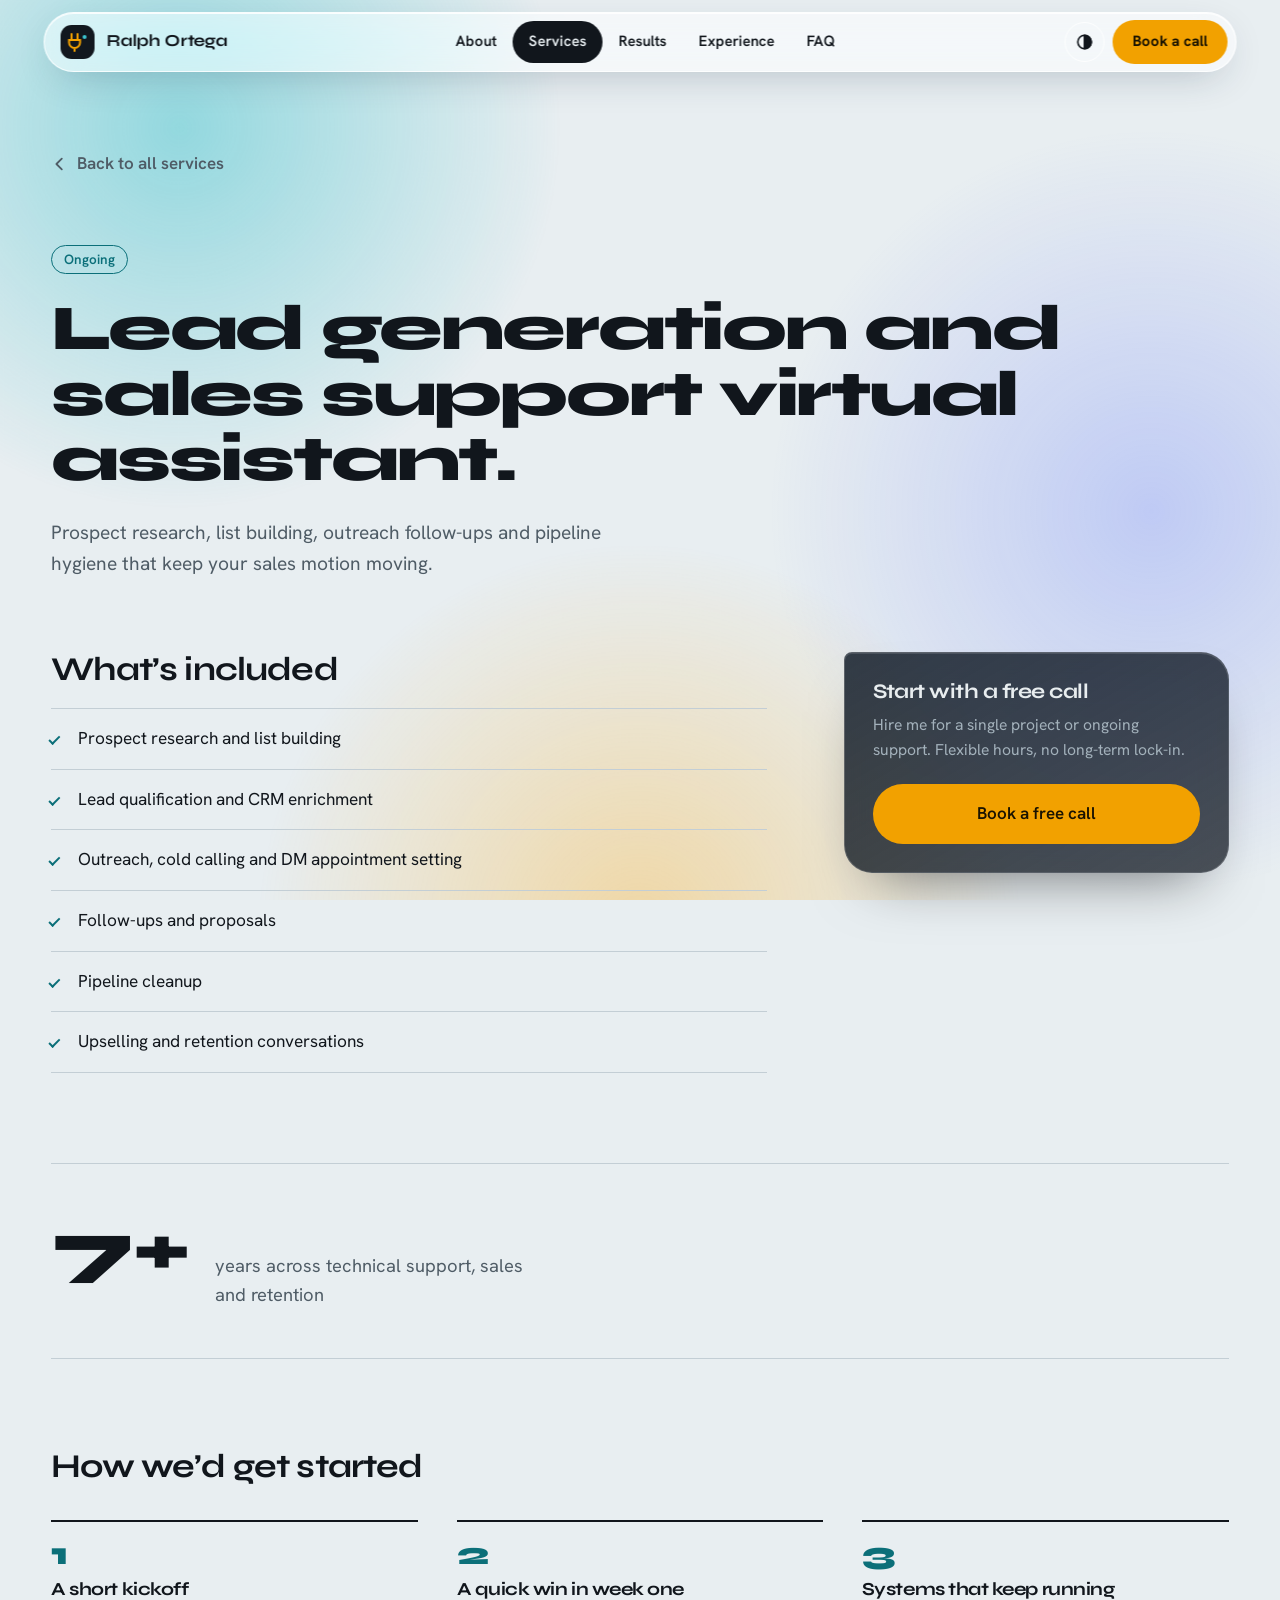
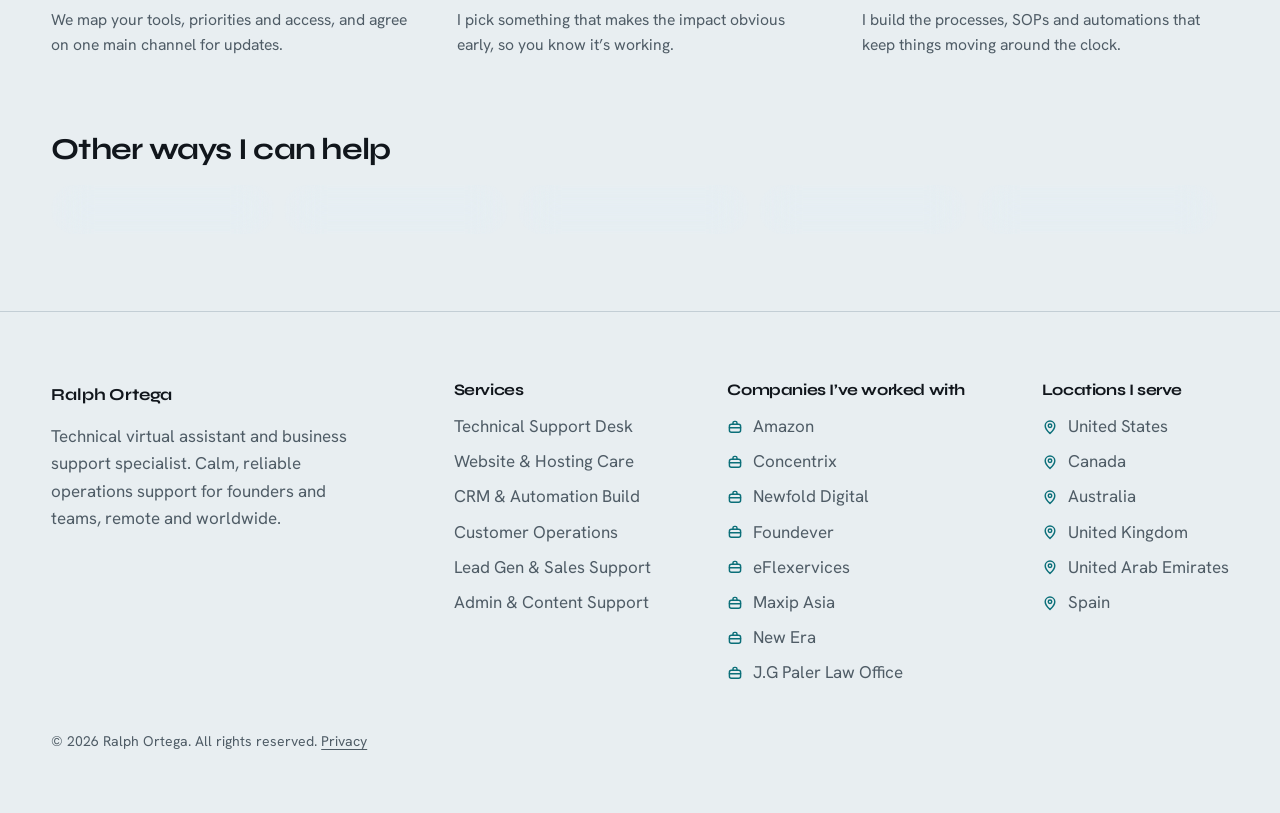
<file: services/lead-gen-sales/index.html>
<!doctype html>
<html lang="en">
<head>
<meta charset="utf-8">
<meta name="viewport" content="width=device-width, initial-scale=1, viewport-fit=cover">
<title>Lead Generation &amp; Sales Support VA | Ralph Ortega</title>
<meta name="description" content="Prospect research, outreach, appointment setting and pipeline hygiene from a VA with sales and retention experience.">
<link rel="canonical" href="https://ralphortega.pro/services/lead-gen-sales/">
<meta name="robots" content="index, follow, max-image-preview:large">
<meta property="og:site_name" content="Ralph Ortega">
<meta property="og:type" content="website">
<meta property="og:title" content="Lead Generation &amp; Sales Support VA | Ralph Ortega">
<meta property="og:description" content="Prospect research, outreach, appointment setting and pipeline hygiene from a VA with sales and retention experience.">
<meta property="og:url" content="https://ralphortega.pro/services/lead-gen-sales/">
<meta property="og:image" content="https://ralphortega.pro/assets/images/og-image.jpg">
<meta property="og:image:width" content="1200">
<meta property="og:image:height" content="630">
<meta property="og:image:alt" content="Ralph Ortega, technical virtual assistant">
<meta name="twitter:card" content="summary_large_image">
<meta name="twitter:title" content="Lead Generation &amp; Sales Support VA | Ralph Ortega">
<meta name="twitter:description" content="Prospect research, outreach, appointment setting and pipeline hygiene from a VA with sales and retention experience.">
<meta name="twitter:image" content="https://ralphortega.pro/assets/images/og-image.jpg">
<link rel="icon" href="../../favicon.svg" type="image/svg+xml">
<link rel="preconnect" href="https://fonts.googleapis.com">
<link rel="preconnect" href="https://fonts.gstatic.com" crossorigin>
<link href="https://fonts.googleapis.com/css2?family=Hanken+Grotesk:wght@400;500;600;700&family=Syne:wght@600;700;800&display=swap" rel="stylesheet">
<link rel="stylesheet" href="../../assets/style.css">
<script type="application/ld+json">
{
 "@context": "https://schema.org",
 "@graph": [
  {
   "@type": "Service",
   "name": "Lead generation and sales support virtual assistant",
   "serviceType": "Lead Gen & Sales Support",
   "description": "Prospect research, list building, outreach follow-ups and pipeline hygiene that keep your sales motion moving.",
   "url": "https://ralphortega.pro/services/lead-gen-sales/",
   "provider": {
    "@type": "ProfessionalService",
    "name": "Ralph Ortega, Technical Virtual Assistant",
    "url": "https://ralphortega.pro/"
   },
   "areaServed": [
    {
     "@type": "Country",
     "name": "United States"
    },
    {
     "@type": "Country",
     "name": "Canada"
    },
    {
     "@type": "Country",
     "name": "Australia"
    },
    {
     "@type": "Country",
     "name": "United Kingdom"
    },
    {
     "@type": "Country",
     "name": "United Arab Emirates"
    },
    {
     "@type": "Country",
     "name": "Spain"
    }
   ]
  },
  {
   "@type": "BreadcrumbList",
   "itemListElement": [
    {
     "@type": "ListItem",
     "position": 1,
     "name": "Home",
     "item": "https://ralphortega.pro/"
    },
    {
     "@type": "ListItem",
     "position": 2,
     "name": "Lead Gen & Sales Support",
     "item": "https://ralphortega.pro/services/lead-gen-sales/"
    }
   ]
  }
 ]
}
</script>
</head>
<body data-root="../../" data-page="service">
<a class="skip" href="#main">Skip to content</a>
<div class="aurora" aria-hidden="true"><i></i><i></i><i></i></div>
<header class="topnav">
  <div class="topnav-in glass">
    <a class="brand" href="/" aria-label="Ralph Ortega, home">
      <svg viewBox="0 0 34 34" aria-hidden="true"><rect width="34" height="34" rx="11" fill="#12181F"/><path d="M11 9v6M17 9v6M8.5 15h11v2.5a5.5 5.5 0 0 1-5.5 5.5h0A5.5 5.5 0 0 1 8.5 17.5V15zM14 23v3" fill="none" stroke="#F2A100" stroke-width="2" stroke-linecap="round"/><circle cx="24" cy="12" r="2" fill="#3CC3CF"/></svg>
      Ralph Ortega
    </a>
    <nav aria-label="Primary">
      <div class="blob" id="blob"></div>
      <ul>
        <li><a href="/#about" data-nav="about">About</a></li>
        <li><a href="/#services" data-nav="services">Services</a></li>
        <li><a href="/#results" data-nav="results">Results</a></li>
        <li><a href="/#experience" data-nav="experience">Experience</a></li>
        <li><a href="/#faq" data-nav="faq">FAQ</a></li>
      </ul>
    </nav>
    <div class="top-right">
      <button class="theme" id="themeBtn" type="button" aria-label="Switch light or dark theme">
        <svg viewBox="0 0 20 20" fill="none" stroke="currentColor" stroke-width="1.8"><circle cx="10" cy="10" r="7.5"/><path d="M10 2.5v15"/><path d="M10 2.5a7.5 7.5 0 0 1 0 15z" fill="currentColor"/></svg>
      </button>
      <a class="nav-cta" href="/#contact" id="navCta">Book a call</a>
    </div>
  </div>
</header>
<main id="main">
  <div class="wrap">
    <a class="s-back" href="/#services"><svg viewBox="0 0 20 20" fill="none" stroke="currentColor" stroke-width="2" stroke-linecap="round" stroke-linejoin="round"><path d="M12 4l-6 6 6 6"/></svg>Back to all services</a>
    <section class="s-hero"><span class="tag">Ongoing</span><h1>Lead generation and sales support virtual assistant.</h1><p>Prospect research, list building, outreach follow-ups and pipeline hygiene that keep your sales motion moving.</p></section>
    <div class="s-grid"><div><h2>What’s included</h2><ul class="incl"><li>Prospect research and list building</li><li>Lead qualification and CRM enrichment</li><li>Outreach, cold calling and DM appointment setting</li><li>Follow-ups and proposals</li><li>Pipeline cleanup</li><li>Upselling and retention conversations</li></ul></div>
    <aside class="start dglass"><h3>Start with a free call</h3><p>Hire me for a single project or ongoing support. Flexible hours, no long-term lock-in.</p><a class="btn btn-signal" href="/#contact">Book a free call</a></aside></div>
    <div class="proof"><strong>7+</strong><span>years across technical support, sales and retention</span></div>
    <section style="margin-top:clamp(56px,7vw,96px)"><h2 style="font-size:clamp(1.5rem,2.6vw,2.1rem)">How we’d get started</h2><ol class="steps3">
      <li><h3>A short kickoff</h3><p>We map your tools, priorities and access, and agree on one main channel for updates.</p></li>
      <li><h3>A quick win in week one</h3><p>I pick something that makes the impact obvious early, so you know it’s working.</p></li>
      <li><h3>Systems that keep running</h3><p>I build the processes, SOPs and automations that keep things moving around the clock.</p></li></ol></section>
    <section class="others"><h2>Other ways I can help</h2><ul><li><a class="glass" href="/services/technical-support/">Technical Support Desk</a></li><li><a class="glass" href="/services/website-hosting/">Website &amp; Hosting Care</a></li><li><a class="glass" href="/services/crm-automation/">CRM &amp; Automation Build</a></li><li><a class="glass" href="/services/customer-operations/">Customer Operations</a></li><li><a class="glass" href="/services/admin-content/">Admin &amp; Content Support</a></li></ul></section>
    <div style="height:clamp(48px,6vw,80px)"></div>
  </div>
</main>

<footer class="site">
  <div class="wrap">
    <div class="foot">
      <div>
        <a class="brand" href="/">Ralph Ortega</a>
        <p>Technical virtual assistant and business support specialist. Calm, reliable operations support for founders and teams, remote and worldwide.</p>
      </div>
      <div><h3>Services</h3><ul><li><a href="/services/technical-support/">Technical Support Desk</a></li><li><a href="/services/website-hosting/">Website &amp; Hosting Care</a></li><li><a href="/services/crm-automation/">CRM &amp; Automation Build</a></li><li><a href="/services/customer-operations/">Customer Operations</a></li><li><a href="/services/lead-gen-sales/">Lead Gen &amp; Sales Support</a></li><li><a href="/services/admin-content/">Admin &amp; Content Support</a></li></ul></div>
      <div><h3>Companies I’ve worked with</h3><ul class="places"><li><svg viewBox="0 0 20 20" fill="none" stroke="currentColor" stroke-width="1.8" stroke-linecap="round" stroke-linejoin="round" aria-hidden="true"><rect x="3" y="6.5" width="14" height="10" rx="2.5"/><path d="M7.5 6.5V5a2 2 0 0 1 2-2h1a2 2 0 0 1 2 2v1.5M3 11h14"/></svg><span>Amazon</span></li><li><svg viewBox="0 0 20 20" fill="none" stroke="currentColor" stroke-width="1.8" stroke-linecap="round" stroke-linejoin="round" aria-hidden="true"><rect x="3" y="6.5" width="14" height="10" rx="2.5"/><path d="M7.5 6.5V5a2 2 0 0 1 2-2h1a2 2 0 0 1 2 2v1.5M3 11h14"/></svg><span>Concentrix</span></li><li><svg viewBox="0 0 20 20" fill="none" stroke="currentColor" stroke-width="1.8" stroke-linecap="round" stroke-linejoin="round" aria-hidden="true"><rect x="3" y="6.5" width="14" height="10" rx="2.5"/><path d="M7.5 6.5V5a2 2 0 0 1 2-2h1a2 2 0 0 1 2 2v1.5M3 11h14"/></svg><span>Newfold Digital</span></li><li><svg viewBox="0 0 20 20" fill="none" stroke="currentColor" stroke-width="1.8" stroke-linecap="round" stroke-linejoin="round" aria-hidden="true"><rect x="3" y="6.5" width="14" height="10" rx="2.5"/><path d="M7.5 6.5V5a2 2 0 0 1 2-2h1a2 2 0 0 1 2 2v1.5M3 11h14"/></svg><span>Foundever</span></li><li><svg viewBox="0 0 20 20" fill="none" stroke="currentColor" stroke-width="1.8" stroke-linecap="round" stroke-linejoin="round" aria-hidden="true"><rect x="3" y="6.5" width="14" height="10" rx="2.5"/><path d="M7.5 6.5V5a2 2 0 0 1 2-2h1a2 2 0 0 1 2 2v1.5M3 11h14"/></svg><span>eFlexervices</span></li><li><svg viewBox="0 0 20 20" fill="none" stroke="currentColor" stroke-width="1.8" stroke-linecap="round" stroke-linejoin="round" aria-hidden="true"><rect x="3" y="6.5" width="14" height="10" rx="2.5"/><path d="M7.5 6.5V5a2 2 0 0 1 2-2h1a2 2 0 0 1 2 2v1.5M3 11h14"/></svg><span>Maxip Asia</span></li><li><svg viewBox="0 0 20 20" fill="none" stroke="currentColor" stroke-width="1.8" stroke-linecap="round" stroke-linejoin="round" aria-hidden="true"><rect x="3" y="6.5" width="14" height="10" rx="2.5"/><path d="M7.5 6.5V5a2 2 0 0 1 2-2h1a2 2 0 0 1 2 2v1.5M3 11h14"/></svg><span>New Era</span></li><li><svg viewBox="0 0 20 20" fill="none" stroke="currentColor" stroke-width="1.8" stroke-linecap="round" stroke-linejoin="round" aria-hidden="true"><rect x="3" y="6.5" width="14" height="10" rx="2.5"/><path d="M7.5 6.5V5a2 2 0 0 1 2-2h1a2 2 0 0 1 2 2v1.5M3 11h14"/></svg><span>J.G Paler Law Office</span></li></ul></div>
      <div><h3>Locations I serve</h3><ul class="places"><li><svg viewBox="0 0 20 20" fill="none" stroke="currentColor" stroke-width="1.8" stroke-linecap="round" stroke-linejoin="round" aria-hidden="true"><path d="M10 18s6-5.2 6-9.5a6 6 0 0 0-12 0C4 12.8 10 18 10 18z"/><circle cx="10" cy="8.5" r="2.2"/></svg><span>United States</span></li><li><svg viewBox="0 0 20 20" fill="none" stroke="currentColor" stroke-width="1.8" stroke-linecap="round" stroke-linejoin="round" aria-hidden="true"><path d="M10 18s6-5.2 6-9.5a6 6 0 0 0-12 0C4 12.8 10 18 10 18z"/><circle cx="10" cy="8.5" r="2.2"/></svg><span>Canada</span></li><li><svg viewBox="0 0 20 20" fill="none" stroke="currentColor" stroke-width="1.8" stroke-linecap="round" stroke-linejoin="round" aria-hidden="true"><path d="M10 18s6-5.2 6-9.5a6 6 0 0 0-12 0C4 12.8 10 18 10 18z"/><circle cx="10" cy="8.5" r="2.2"/></svg><span>Australia</span></li><li><svg viewBox="0 0 20 20" fill="none" stroke="currentColor" stroke-width="1.8" stroke-linecap="round" stroke-linejoin="round" aria-hidden="true"><path d="M10 18s6-5.2 6-9.5a6 6 0 0 0-12 0C4 12.8 10 18 10 18z"/><circle cx="10" cy="8.5" r="2.2"/></svg><span>United Kingdom</span></li><li><svg viewBox="0 0 20 20" fill="none" stroke="currentColor" stroke-width="1.8" stroke-linecap="round" stroke-linejoin="round" aria-hidden="true"><path d="M10 18s6-5.2 6-9.5a6 6 0 0 0-12 0C4 12.8 10 18 10 18z"/><circle cx="10" cy="8.5" r="2.2"/></svg><span>United Arab Emirates</span></li><li><svg viewBox="0 0 20 20" fill="none" stroke="currentColor" stroke-width="1.8" stroke-linecap="round" stroke-linejoin="round" aria-hidden="true"><path d="M10 18s6-5.2 6-9.5a6 6 0 0 0-12 0C4 12.8 10 18 10 18z"/><circle cx="10" cy="8.5" r="2.2"/></svg><span>Spain</span></li></ul></div>
    </div>
    <p class="copy">© 2026 Ralph Ortega. All rights reserved. <a href="/privacy/">Privacy</a></p>
  </div>
</footer>

<script src="../../assets/script.js" defer></script>
</body>
</html>
</file>
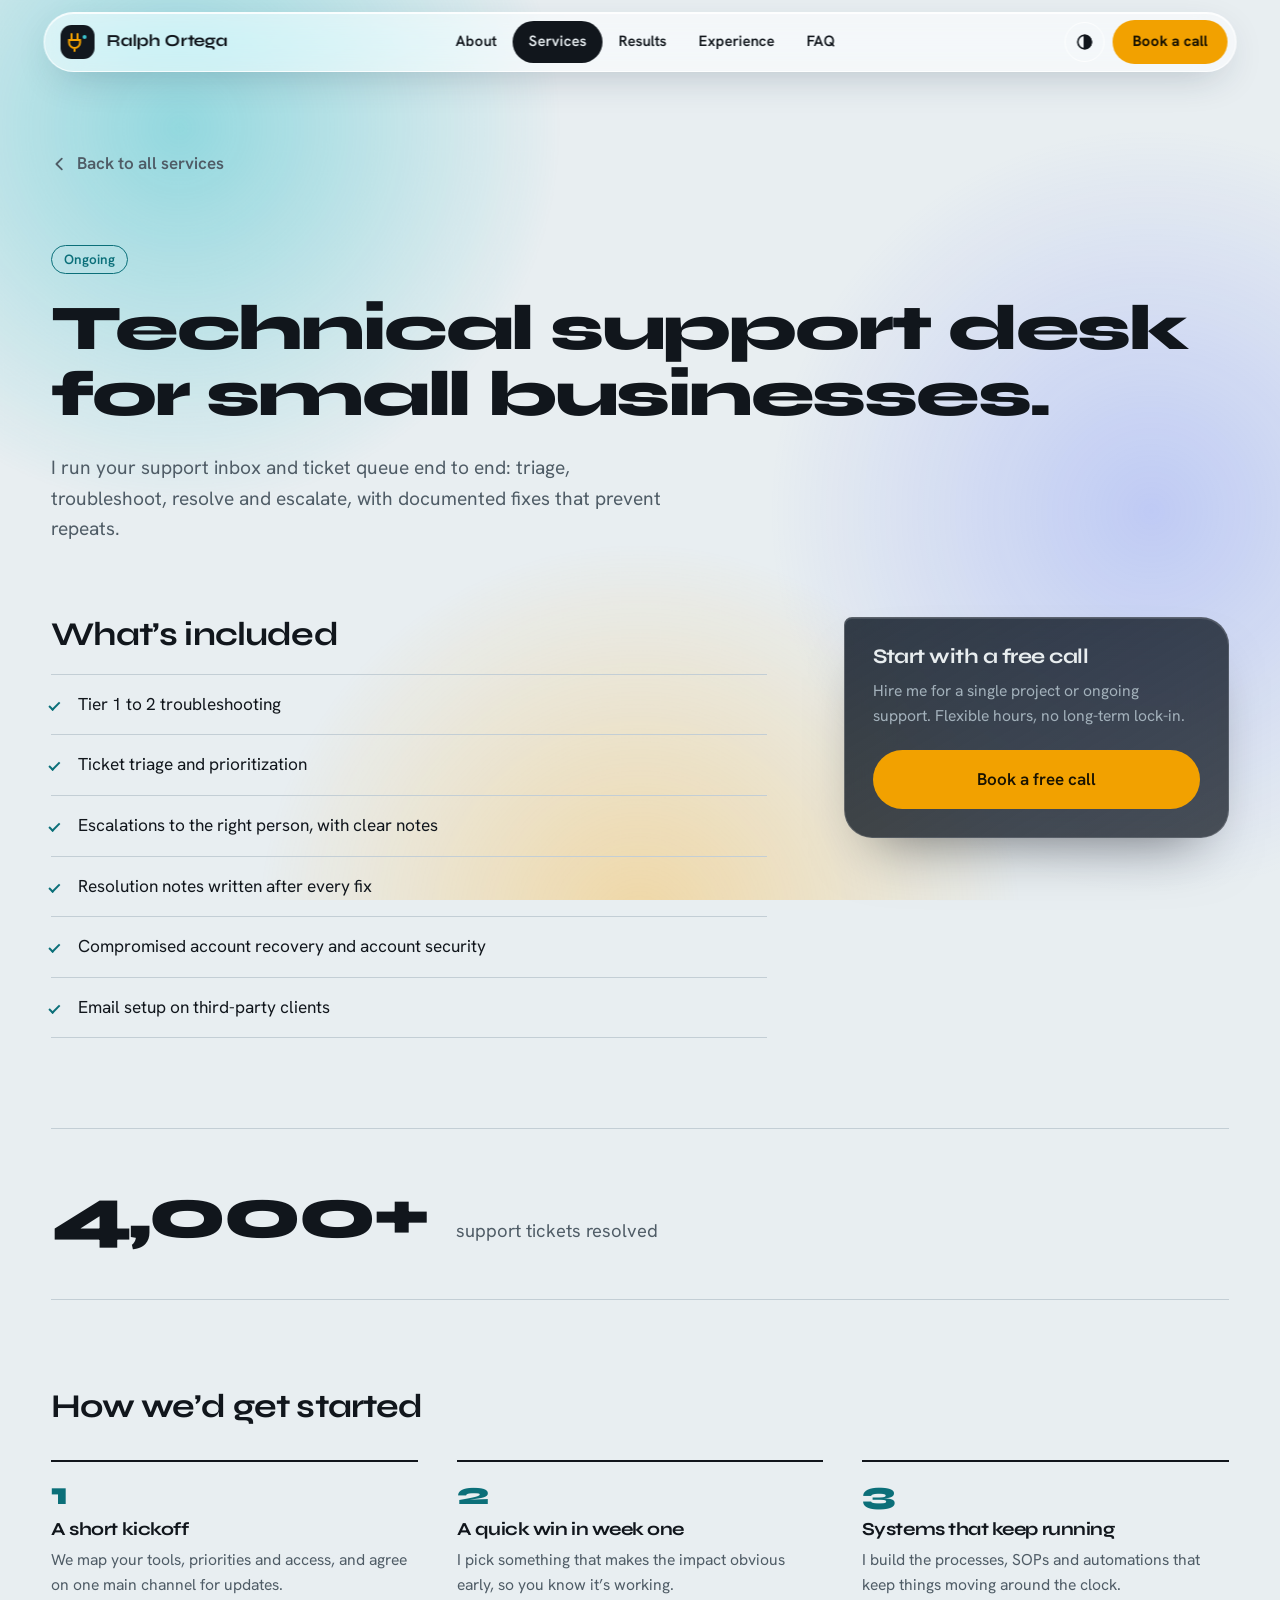
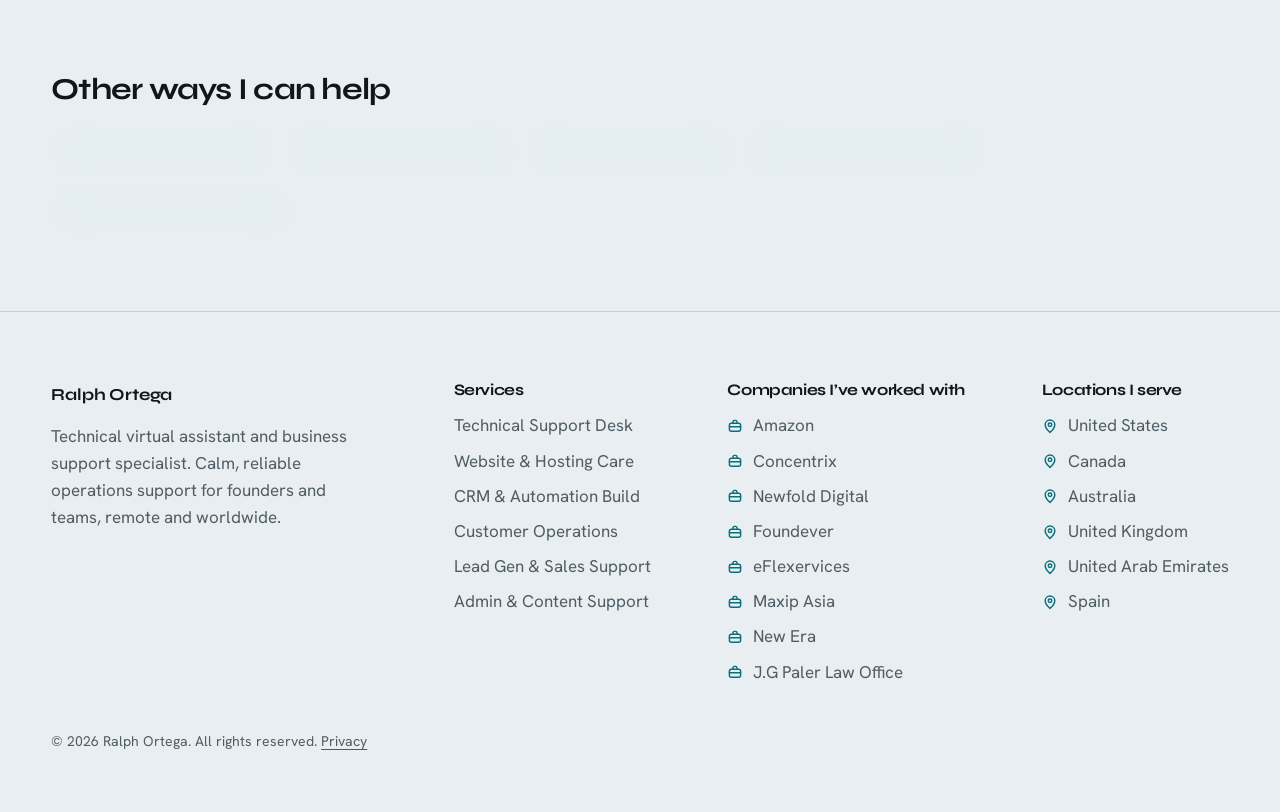
<file: services/technical-support/index.html>
<!doctype html>
<html lang="en">
<head>
<meta charset="utf-8">
<meta name="viewport" content="width=device-width, initial-scale=1, viewport-fit=cover">
<title>Technical Support Desk for Small Businesses | Ralph Ortega</title>
<meta name="description" content="Tier 1 to 2 technical support, ticket triage and escalations handled for you, with clear resolution notes after every fix.">
<link rel="canonical" href="https://ralphortega.pro/services/technical-support/">
<meta name="robots" content="index, follow, max-image-preview:large">
<meta property="og:site_name" content="Ralph Ortega">
<meta property="og:type" content="website">
<meta property="og:title" content="Technical Support Desk for Small Businesses | Ralph Ortega">
<meta property="og:description" content="Tier 1 to 2 technical support, ticket triage and escalations handled for you, with clear resolution notes after every fix.">
<meta property="og:url" content="https://ralphortega.pro/services/technical-support/">
<meta property="og:image" content="https://ralphortega.pro/assets/images/og-image.jpg">
<meta property="og:image:width" content="1200">
<meta property="og:image:height" content="630">
<meta property="og:image:alt" content="Ralph Ortega, technical virtual assistant">
<meta name="twitter:card" content="summary_large_image">
<meta name="twitter:title" content="Technical Support Desk for Small Businesses | Ralph Ortega">
<meta name="twitter:description" content="Tier 1 to 2 technical support, ticket triage and escalations handled for you, with clear resolution notes after every fix.">
<meta name="twitter:image" content="https://ralphortega.pro/assets/images/og-image.jpg">
<link rel="icon" href="../../favicon.svg" type="image/svg+xml">
<link rel="preconnect" href="https://fonts.googleapis.com">
<link rel="preconnect" href="https://fonts.gstatic.com" crossorigin>
<link href="https://fonts.googleapis.com/css2?family=Hanken+Grotesk:wght@400;500;600;700&family=Syne:wght@600;700;800&display=swap" rel="stylesheet">
<link rel="stylesheet" href="../../assets/style.css">
<script type="application/ld+json">
{
 "@context": "https://schema.org",
 "@graph": [
  {
   "@type": "Service",
   "name": "Technical support desk for small businesses",
   "serviceType": "Technical Support Desk",
   "description": "I run your support inbox and ticket queue end to end: triage, troubleshoot, resolve and escalate, with documented fixes that prevent repeats.",
   "url": "https://ralphortega.pro/services/technical-support/",
   "provider": {
    "@type": "ProfessionalService",
    "name": "Ralph Ortega, Technical Virtual Assistant",
    "url": "https://ralphortega.pro/"
   },
   "areaServed": [
    {
     "@type": "Country",
     "name": "United States"
    },
    {
     "@type": "Country",
     "name": "Canada"
    },
    {
     "@type": "Country",
     "name": "Australia"
    },
    {
     "@type": "Country",
     "name": "United Kingdom"
    },
    {
     "@type": "Country",
     "name": "United Arab Emirates"
    },
    {
     "@type": "Country",
     "name": "Spain"
    }
   ]
  },
  {
   "@type": "BreadcrumbList",
   "itemListElement": [
    {
     "@type": "ListItem",
     "position": 1,
     "name": "Home",
     "item": "https://ralphortega.pro/"
    },
    {
     "@type": "ListItem",
     "position": 2,
     "name": "Technical Support Desk",
     "item": "https://ralphortega.pro/services/technical-support/"
    }
   ]
  }
 ]
}
</script>
</head>
<body data-root="../../" data-page="service">
<a class="skip" href="#main">Skip to content</a>
<div class="aurora" aria-hidden="true"><i></i><i></i><i></i></div>
<header class="topnav">
  <div class="topnav-in glass">
    <a class="brand" href="/" aria-label="Ralph Ortega, home">
      <svg viewBox="0 0 34 34" aria-hidden="true"><rect width="34" height="34" rx="11" fill="#12181F"/><path d="M11 9v6M17 9v6M8.5 15h11v2.5a5.5 5.5 0 0 1-5.5 5.5h0A5.5 5.5 0 0 1 8.5 17.5V15zM14 23v3" fill="none" stroke="#F2A100" stroke-width="2" stroke-linecap="round"/><circle cx="24" cy="12" r="2" fill="#3CC3CF"/></svg>
      Ralph Ortega
    </a>
    <nav aria-label="Primary">
      <div class="blob" id="blob"></div>
      <ul>
        <li><a href="/#about" data-nav="about">About</a></li>
        <li><a href="/#services" data-nav="services">Services</a></li>
        <li><a href="/#results" data-nav="results">Results</a></li>
        <li><a href="/#experience" data-nav="experience">Experience</a></li>
        <li><a href="/#faq" data-nav="faq">FAQ</a></li>
      </ul>
    </nav>
    <div class="top-right">
      <button class="theme" id="themeBtn" type="button" aria-label="Switch light or dark theme">
        <svg viewBox="0 0 20 20" fill="none" stroke="currentColor" stroke-width="1.8"><circle cx="10" cy="10" r="7.5"/><path d="M10 2.5v15"/><path d="M10 2.5a7.5 7.5 0 0 1 0 15z" fill="currentColor"/></svg>
      </button>
      <a class="nav-cta" href="/#contact" id="navCta">Book a call</a>
    </div>
  </div>
</header>
<main id="main">
  <div class="wrap">
    <a class="s-back" href="/#services"><svg viewBox="0 0 20 20" fill="none" stroke="currentColor" stroke-width="2" stroke-linecap="round" stroke-linejoin="round"><path d="M12 4l-6 6 6 6"/></svg>Back to all services</a>
    <section class="s-hero"><span class="tag">Ongoing</span><h1>Technical support desk for small businesses.</h1><p>I run your support inbox and ticket queue end to end: triage, troubleshoot, resolve and escalate, with documented fixes that prevent repeats.</p></section>
    <div class="s-grid"><div><h2>What’s included</h2><ul class="incl"><li>Tier 1 to 2 troubleshooting</li><li>Ticket triage and prioritization</li><li>Escalations to the right person, with clear notes</li><li>Resolution notes written after every fix</li><li>Compromised account recovery and account security</li><li>Email setup on third-party clients</li></ul></div>
    <aside class="start dglass"><h3>Start with a free call</h3><p>Hire me for a single project or ongoing support. Flexible hours, no long-term lock-in.</p><a class="btn btn-signal" href="/#contact">Book a free call</a></aside></div>
    <div class="proof"><strong>4,000+</strong><span>support tickets resolved</span></div>
    <section style="margin-top:clamp(56px,7vw,96px)"><h2 style="font-size:clamp(1.5rem,2.6vw,2.1rem)">How we’d get started</h2><ol class="steps3">
      <li><h3>A short kickoff</h3><p>We map your tools, priorities and access, and agree on one main channel for updates.</p></li>
      <li><h3>A quick win in week one</h3><p>I pick something that makes the impact obvious early, so you know it’s working.</p></li>
      <li><h3>Systems that keep running</h3><p>I build the processes, SOPs and automations that keep things moving around the clock.</p></li></ol></section>
    <section class="others"><h2>Other ways I can help</h2><ul><li><a class="glass" href="/services/website-hosting/">Website &amp; Hosting Care</a></li><li><a class="glass" href="/services/crm-automation/">CRM &amp; Automation Build</a></li><li><a class="glass" href="/services/customer-operations/">Customer Operations</a></li><li><a class="glass" href="/services/lead-gen-sales/">Lead Gen &amp; Sales Support</a></li><li><a class="glass" href="/services/admin-content/">Admin &amp; Content Support</a></li></ul></section>
    <div style="height:clamp(48px,6vw,80px)"></div>
  </div>
</main>

<footer class="site">
  <div class="wrap">
    <div class="foot">
      <div>
        <a class="brand" href="/">Ralph Ortega</a>
        <p>Technical virtual assistant and business support specialist. Calm, reliable operations support for founders and teams, remote and worldwide.</p>
      </div>
      <div><h3>Services</h3><ul><li><a href="/services/technical-support/">Technical Support Desk</a></li><li><a href="/services/website-hosting/">Website &amp; Hosting Care</a></li><li><a href="/services/crm-automation/">CRM &amp; Automation Build</a></li><li><a href="/services/customer-operations/">Customer Operations</a></li><li><a href="/services/lead-gen-sales/">Lead Gen &amp; Sales Support</a></li><li><a href="/services/admin-content/">Admin &amp; Content Support</a></li></ul></div>
      <div><h3>Companies I’ve worked with</h3><ul class="places"><li><svg viewBox="0 0 20 20" fill="none" stroke="currentColor" stroke-width="1.8" stroke-linecap="round" stroke-linejoin="round" aria-hidden="true"><rect x="3" y="6.5" width="14" height="10" rx="2.5"/><path d="M7.5 6.5V5a2 2 0 0 1 2-2h1a2 2 0 0 1 2 2v1.5M3 11h14"/></svg><span>Amazon</span></li><li><svg viewBox="0 0 20 20" fill="none" stroke="currentColor" stroke-width="1.8" stroke-linecap="round" stroke-linejoin="round" aria-hidden="true"><rect x="3" y="6.5" width="14" height="10" rx="2.5"/><path d="M7.5 6.5V5a2 2 0 0 1 2-2h1a2 2 0 0 1 2 2v1.5M3 11h14"/></svg><span>Concentrix</span></li><li><svg viewBox="0 0 20 20" fill="none" stroke="currentColor" stroke-width="1.8" stroke-linecap="round" stroke-linejoin="round" aria-hidden="true"><rect x="3" y="6.5" width="14" height="10" rx="2.5"/><path d="M7.5 6.5V5a2 2 0 0 1 2-2h1a2 2 0 0 1 2 2v1.5M3 11h14"/></svg><span>Newfold Digital</span></li><li><svg viewBox="0 0 20 20" fill="none" stroke="currentColor" stroke-width="1.8" stroke-linecap="round" stroke-linejoin="round" aria-hidden="true"><rect x="3" y="6.5" width="14" height="10" rx="2.5"/><path d="M7.5 6.5V5a2 2 0 0 1 2-2h1a2 2 0 0 1 2 2v1.5M3 11h14"/></svg><span>Foundever</span></li><li><svg viewBox="0 0 20 20" fill="none" stroke="currentColor" stroke-width="1.8" stroke-linecap="round" stroke-linejoin="round" aria-hidden="true"><rect x="3" y="6.5" width="14" height="10" rx="2.5"/><path d="M7.5 6.5V5a2 2 0 0 1 2-2h1a2 2 0 0 1 2 2v1.5M3 11h14"/></svg><span>eFlexervices</span></li><li><svg viewBox="0 0 20 20" fill="none" stroke="currentColor" stroke-width="1.8" stroke-linecap="round" stroke-linejoin="round" aria-hidden="true"><rect x="3" y="6.5" width="14" height="10" rx="2.5"/><path d="M7.5 6.5V5a2 2 0 0 1 2-2h1a2 2 0 0 1 2 2v1.5M3 11h14"/></svg><span>Maxip Asia</span></li><li><svg viewBox="0 0 20 20" fill="none" stroke="currentColor" stroke-width="1.8" stroke-linecap="round" stroke-linejoin="round" aria-hidden="true"><rect x="3" y="6.5" width="14" height="10" rx="2.5"/><path d="M7.5 6.5V5a2 2 0 0 1 2-2h1a2 2 0 0 1 2 2v1.5M3 11h14"/></svg><span>New Era</span></li><li><svg viewBox="0 0 20 20" fill="none" stroke="currentColor" stroke-width="1.8" stroke-linecap="round" stroke-linejoin="round" aria-hidden="true"><rect x="3" y="6.5" width="14" height="10" rx="2.5"/><path d="M7.5 6.5V5a2 2 0 0 1 2-2h1a2 2 0 0 1 2 2v1.5M3 11h14"/></svg><span>J.G Paler Law Office</span></li></ul></div>
      <div><h3>Locations I serve</h3><ul class="places"><li><svg viewBox="0 0 20 20" fill="none" stroke="currentColor" stroke-width="1.8" stroke-linecap="round" stroke-linejoin="round" aria-hidden="true"><path d="M10 18s6-5.2 6-9.5a6 6 0 0 0-12 0C4 12.8 10 18 10 18z"/><circle cx="10" cy="8.5" r="2.2"/></svg><span>United States</span></li><li><svg viewBox="0 0 20 20" fill="none" stroke="currentColor" stroke-width="1.8" stroke-linecap="round" stroke-linejoin="round" aria-hidden="true"><path d="M10 18s6-5.2 6-9.5a6 6 0 0 0-12 0C4 12.8 10 18 10 18z"/><circle cx="10" cy="8.5" r="2.2"/></svg><span>Canada</span></li><li><svg viewBox="0 0 20 20" fill="none" stroke="currentColor" stroke-width="1.8" stroke-linecap="round" stroke-linejoin="round" aria-hidden="true"><path d="M10 18s6-5.2 6-9.5a6 6 0 0 0-12 0C4 12.8 10 18 10 18z"/><circle cx="10" cy="8.5" r="2.2"/></svg><span>Australia</span></li><li><svg viewBox="0 0 20 20" fill="none" stroke="currentColor" stroke-width="1.8" stroke-linecap="round" stroke-linejoin="round" aria-hidden="true"><path d="M10 18s6-5.2 6-9.5a6 6 0 0 0-12 0C4 12.8 10 18 10 18z"/><circle cx="10" cy="8.5" r="2.2"/></svg><span>United Kingdom</span></li><li><svg viewBox="0 0 20 20" fill="none" stroke="currentColor" stroke-width="1.8" stroke-linecap="round" stroke-linejoin="round" aria-hidden="true"><path d="M10 18s6-5.2 6-9.5a6 6 0 0 0-12 0C4 12.8 10 18 10 18z"/><circle cx="10" cy="8.5" r="2.2"/></svg><span>United Arab Emirates</span></li><li><svg viewBox="0 0 20 20" fill="none" stroke="currentColor" stroke-width="1.8" stroke-linecap="round" stroke-linejoin="round" aria-hidden="true"><path d="M10 18s6-5.2 6-9.5a6 6 0 0 0-12 0C4 12.8 10 18 10 18z"/><circle cx="10" cy="8.5" r="2.2"/></svg><span>Spain</span></li></ul></div>
    </div>
    <p class="copy">© 2026 Ralph Ortega. All rights reserved. <a href="/privacy/">Privacy</a></p>
  </div>
</footer>

<script src="../../assets/script.js" defer></script>
</body>
</html>
</file>
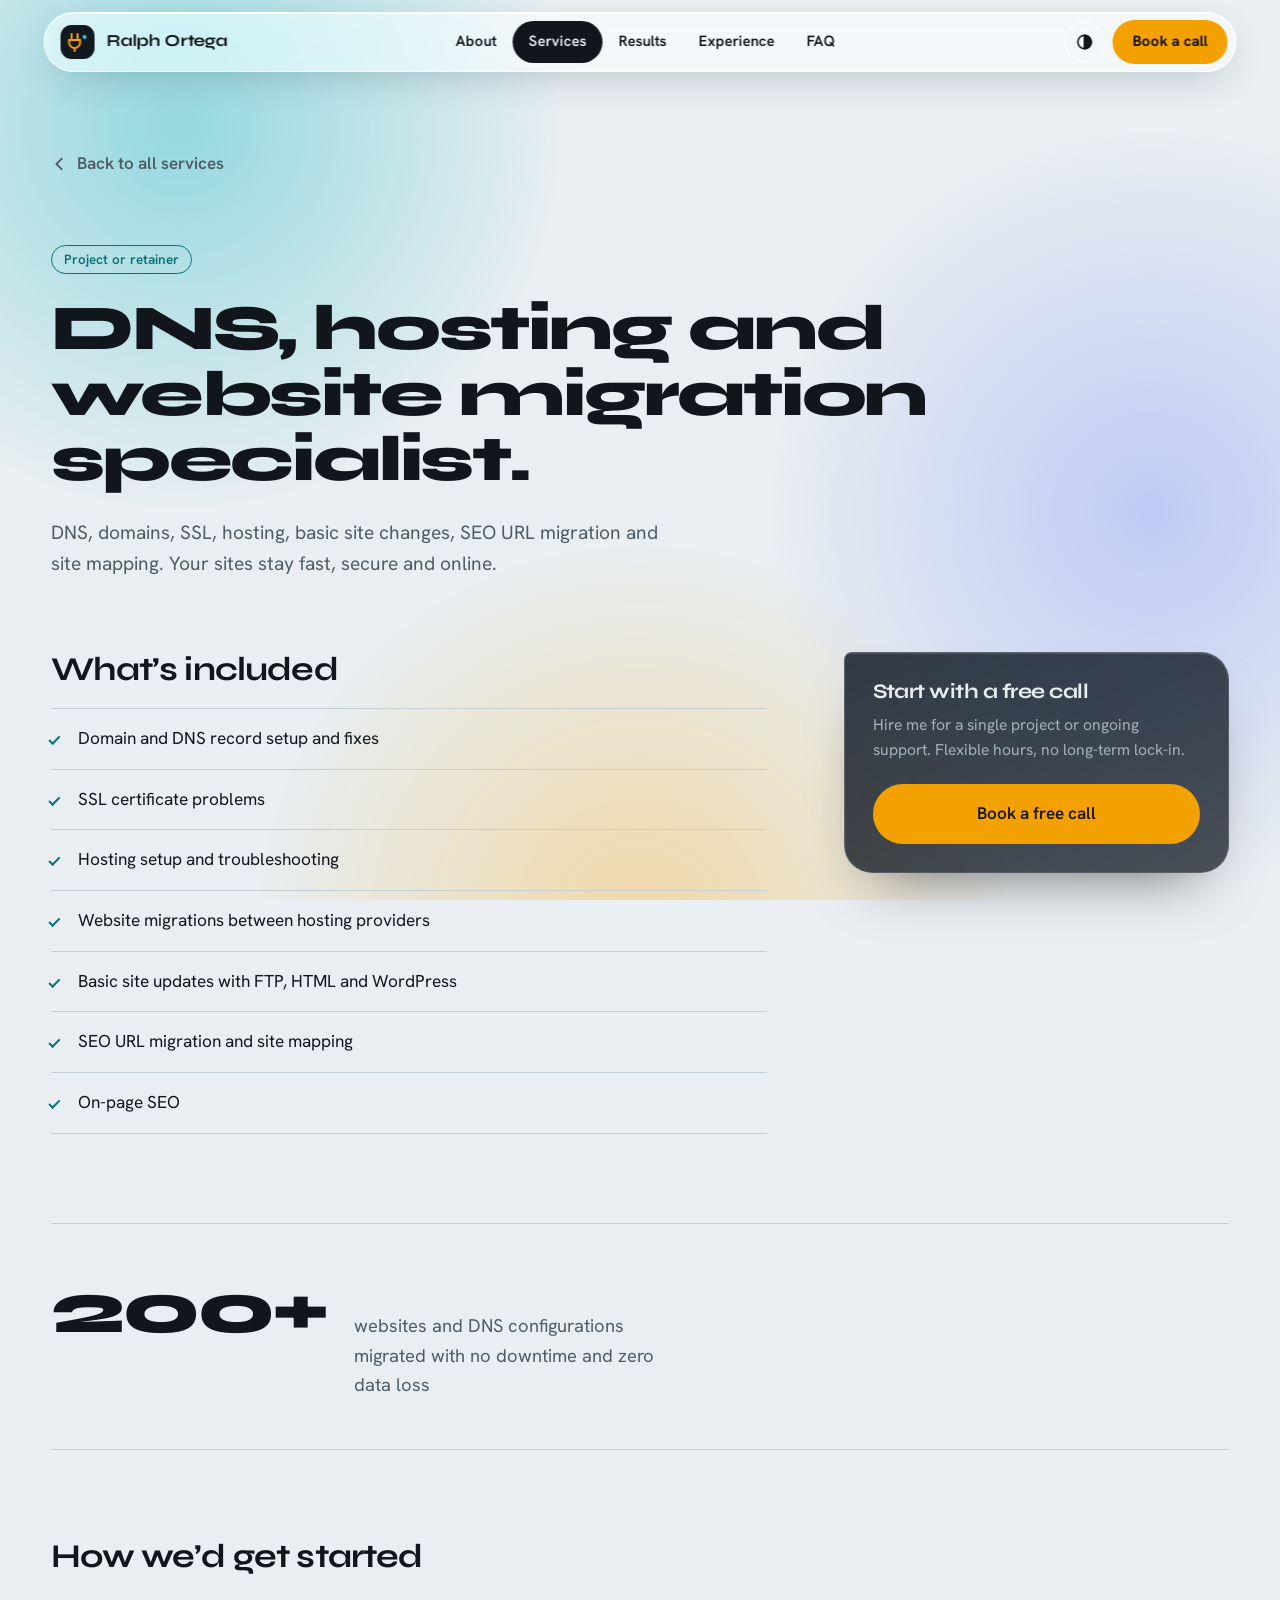
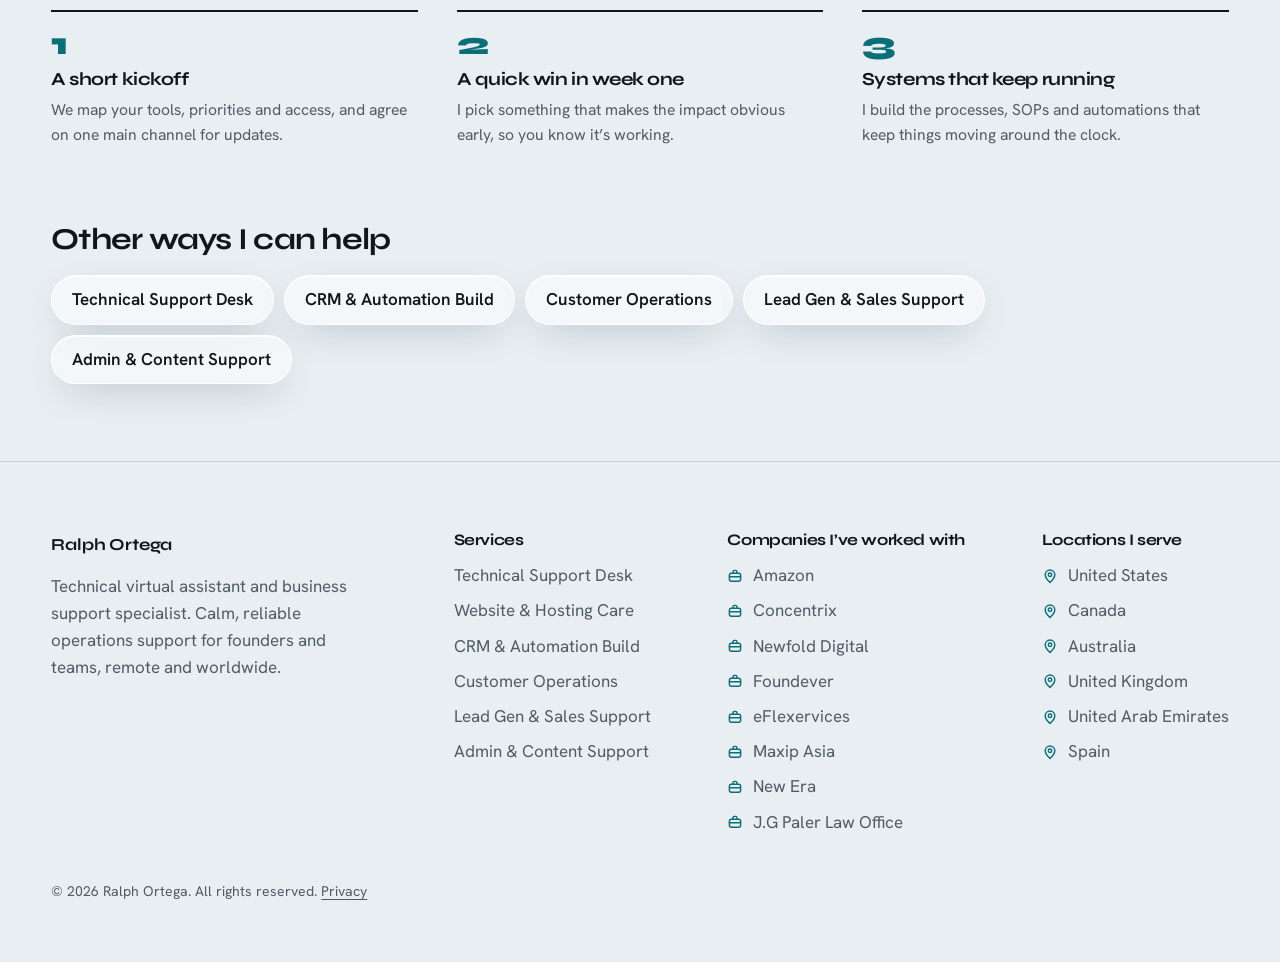
<file: services/website-hosting/index.html>
<!doctype html>
<html lang="en">
<head>
<meta charset="utf-8">
<meta name="viewport" content="width=device-width, initial-scale=1, viewport-fit=cover">
<title>DNS, Hosting &amp; Website Migration Specialist | Ralph Ortega</title>
<meta name="description" content="DNS, hosting, SSL and website migration handled by a technical VA, with zero-downtime moves and clean change records.">
<link rel="canonical" href="https://ralphortega.pro/services/website-hosting/">
<meta name="robots" content="index, follow, max-image-preview:large">
<meta property="og:site_name" content="Ralph Ortega">
<meta property="og:type" content="website">
<meta property="og:title" content="DNS, Hosting &amp; Website Migration Specialist | Ralph Ortega">
<meta property="og:description" content="DNS, hosting, SSL and website migration handled by a technical VA, with zero-downtime moves and clean change records.">
<meta property="og:url" content="https://ralphortega.pro/services/website-hosting/">
<meta property="og:image" content="https://ralphortega.pro/assets/images/og-image.jpg">
<meta property="og:image:width" content="1200">
<meta property="og:image:height" content="630">
<meta property="og:image:alt" content="Ralph Ortega, technical virtual assistant">
<meta name="twitter:card" content="summary_large_image">
<meta name="twitter:title" content="DNS, Hosting &amp; Website Migration Specialist | Ralph Ortega">
<meta name="twitter:description" content="DNS, hosting, SSL and website migration handled by a technical VA, with zero-downtime moves and clean change records.">
<meta name="twitter:image" content="https://ralphortega.pro/assets/images/og-image.jpg">
<link rel="icon" href="../../favicon.svg" type="image/svg+xml">
<link rel="preconnect" href="https://fonts.googleapis.com">
<link rel="preconnect" href="https://fonts.gstatic.com" crossorigin>
<link href="https://fonts.googleapis.com/css2?family=Hanken+Grotesk:wght@400;500;600;700&family=Syne:wght@600;700;800&display=swap" rel="stylesheet">
<link rel="stylesheet" href="../../assets/style.css">
<script type="application/ld+json">
{
 "@context": "https://schema.org",
 "@graph": [
  {
   "@type": "Service",
   "name": "DNS, hosting and website migration specialist",
   "serviceType": "Website & Hosting Care",
   "description": "DNS, domains, SSL, hosting, basic site changes, SEO URL migration and site mapping. Your sites stay fast, secure and online.",
   "url": "https://ralphortega.pro/services/website-hosting/",
   "provider": {
    "@type": "ProfessionalService",
    "name": "Ralph Ortega, Technical Virtual Assistant",
    "url": "https://ralphortega.pro/"
   },
   "areaServed": [
    {
     "@type": "Country",
     "name": "United States"
    },
    {
     "@type": "Country",
     "name": "Canada"
    },
    {
     "@type": "Country",
     "name": "Australia"
    },
    {
     "@type": "Country",
     "name": "United Kingdom"
    },
    {
     "@type": "Country",
     "name": "United Arab Emirates"
    },
    {
     "@type": "Country",
     "name": "Spain"
    }
   ]
  },
  {
   "@type": "BreadcrumbList",
   "itemListElement": [
    {
     "@type": "ListItem",
     "position": 1,
     "name": "Home",
     "item": "https://ralphortega.pro/"
    },
    {
     "@type": "ListItem",
     "position": 2,
     "name": "Website & Hosting Care",
     "item": "https://ralphortega.pro/services/website-hosting/"
    }
   ]
  }
 ]
}
</script>
</head>
<body data-root="../../" data-page="service">
<a class="skip" href="#main">Skip to content</a>
<div class="aurora" aria-hidden="true"><i></i><i></i><i></i></div>
<header class="topnav">
  <div class="topnav-in glass">
    <a class="brand" href="/" aria-label="Ralph Ortega, home">
      <svg viewBox="0 0 34 34" aria-hidden="true"><rect width="34" height="34" rx="11" fill="#12181F"/><path d="M11 9v6M17 9v6M8.5 15h11v2.5a5.5 5.5 0 0 1-5.5 5.5h0A5.5 5.5 0 0 1 8.5 17.5V15zM14 23v3" fill="none" stroke="#F2A100" stroke-width="2" stroke-linecap="round"/><circle cx="24" cy="12" r="2" fill="#3CC3CF"/></svg>
      Ralph Ortega
    </a>
    <nav aria-label="Primary">
      <div class="blob" id="blob"></div>
      <ul>
        <li><a href="/#about" data-nav="about">About</a></li>
        <li><a href="/#services" data-nav="services">Services</a></li>
        <li><a href="/#results" data-nav="results">Results</a></li>
        <li><a href="/#experience" data-nav="experience">Experience</a></li>
        <li><a href="/#faq" data-nav="faq">FAQ</a></li>
      </ul>
    </nav>
    <div class="top-right">
      <button class="theme" id="themeBtn" type="button" aria-label="Switch light or dark theme">
        <svg viewBox="0 0 20 20" fill="none" stroke="currentColor" stroke-width="1.8"><circle cx="10" cy="10" r="7.5"/><path d="M10 2.5v15"/><path d="M10 2.5a7.5 7.5 0 0 1 0 15z" fill="currentColor"/></svg>
      </button>
      <a class="nav-cta" href="/#contact" id="navCta">Book a call</a>
    </div>
  </div>
</header>
<main id="main">
  <div class="wrap">
    <a class="s-back" href="/#services"><svg viewBox="0 0 20 20" fill="none" stroke="currentColor" stroke-width="2" stroke-linecap="round" stroke-linejoin="round"><path d="M12 4l-6 6 6 6"/></svg>Back to all services</a>
    <section class="s-hero"><span class="tag">Project or retainer</span><h1>DNS, hosting and website migration specialist.</h1><p>DNS, domains, SSL, hosting, basic site changes, SEO URL migration and site mapping. Your sites stay fast, secure and online.</p></section>
    <div class="s-grid"><div><h2>What’s included</h2><ul class="incl"><li>Domain and DNS record setup and fixes</li><li>SSL certificate problems</li><li>Hosting setup and troubleshooting</li><li>Website migrations between hosting providers</li><li>Basic site updates with FTP, HTML and WordPress</li><li>SEO URL migration and site mapping</li><li>On-page SEO</li></ul></div>
    <aside class="start dglass"><h3>Start with a free call</h3><p>Hire me for a single project or ongoing support. Flexible hours, no long-term lock-in.</p><a class="btn btn-signal" href="/#contact">Book a free call</a></aside></div>
    <div class="proof"><strong>200+</strong><span>websites and DNS configurations migrated with no downtime and zero data loss</span></div>
    <section style="margin-top:clamp(56px,7vw,96px)"><h2 style="font-size:clamp(1.5rem,2.6vw,2.1rem)">How we’d get started</h2><ol class="steps3">
      <li><h3>A short kickoff</h3><p>We map your tools, priorities and access, and agree on one main channel for updates.</p></li>
      <li><h3>A quick win in week one</h3><p>I pick something that makes the impact obvious early, so you know it’s working.</p></li>
      <li><h3>Systems that keep running</h3><p>I build the processes, SOPs and automations that keep things moving around the clock.</p></li></ol></section>
    <section class="others"><h2>Other ways I can help</h2><ul><li><a class="glass" href="/services/technical-support/">Technical Support Desk</a></li><li><a class="glass" href="/services/crm-automation/">CRM &amp; Automation Build</a></li><li><a class="glass" href="/services/customer-operations/">Customer Operations</a></li><li><a class="glass" href="/services/lead-gen-sales/">Lead Gen &amp; Sales Support</a></li><li><a class="glass" href="/services/admin-content/">Admin &amp; Content Support</a></li></ul></section>
    <div style="height:clamp(48px,6vw,80px)"></div>
  </div>
</main>

<footer class="site">
  <div class="wrap">
    <div class="foot">
      <div>
        <a class="brand" href="/">Ralph Ortega</a>
        <p>Technical virtual assistant and business support specialist. Calm, reliable operations support for founders and teams, remote and worldwide.</p>
      </div>
      <div><h3>Services</h3><ul><li><a href="/services/technical-support/">Technical Support Desk</a></li><li><a href="/services/website-hosting/">Website &amp; Hosting Care</a></li><li><a href="/services/crm-automation/">CRM &amp; Automation Build</a></li><li><a href="/services/customer-operations/">Customer Operations</a></li><li><a href="/services/lead-gen-sales/">Lead Gen &amp; Sales Support</a></li><li><a href="/services/admin-content/">Admin &amp; Content Support</a></li></ul></div>
      <div><h3>Companies I’ve worked with</h3><ul class="places"><li><svg viewBox="0 0 20 20" fill="none" stroke="currentColor" stroke-width="1.8" stroke-linecap="round" stroke-linejoin="round" aria-hidden="true"><rect x="3" y="6.5" width="14" height="10" rx="2.5"/><path d="M7.5 6.5V5a2 2 0 0 1 2-2h1a2 2 0 0 1 2 2v1.5M3 11h14"/></svg><span>Amazon</span></li><li><svg viewBox="0 0 20 20" fill="none" stroke="currentColor" stroke-width="1.8" stroke-linecap="round" stroke-linejoin="round" aria-hidden="true"><rect x="3" y="6.5" width="14" height="10" rx="2.5"/><path d="M7.5 6.5V5a2 2 0 0 1 2-2h1a2 2 0 0 1 2 2v1.5M3 11h14"/></svg><span>Concentrix</span></li><li><svg viewBox="0 0 20 20" fill="none" stroke="currentColor" stroke-width="1.8" stroke-linecap="round" stroke-linejoin="round" aria-hidden="true"><rect x="3" y="6.5" width="14" height="10" rx="2.5"/><path d="M7.5 6.5V5a2 2 0 0 1 2-2h1a2 2 0 0 1 2 2v1.5M3 11h14"/></svg><span>Newfold Digital</span></li><li><svg viewBox="0 0 20 20" fill="none" stroke="currentColor" stroke-width="1.8" stroke-linecap="round" stroke-linejoin="round" aria-hidden="true"><rect x="3" y="6.5" width="14" height="10" rx="2.5"/><path d="M7.5 6.5V5a2 2 0 0 1 2-2h1a2 2 0 0 1 2 2v1.5M3 11h14"/></svg><span>Foundever</span></li><li><svg viewBox="0 0 20 20" fill="none" stroke="currentColor" stroke-width="1.8" stroke-linecap="round" stroke-linejoin="round" aria-hidden="true"><rect x="3" y="6.5" width="14" height="10" rx="2.5"/><path d="M7.5 6.5V5a2 2 0 0 1 2-2h1a2 2 0 0 1 2 2v1.5M3 11h14"/></svg><span>eFlexervices</span></li><li><svg viewBox="0 0 20 20" fill="none" stroke="currentColor" stroke-width="1.8" stroke-linecap="round" stroke-linejoin="round" aria-hidden="true"><rect x="3" y="6.5" width="14" height="10" rx="2.5"/><path d="M7.5 6.5V5a2 2 0 0 1 2-2h1a2 2 0 0 1 2 2v1.5M3 11h14"/></svg><span>Maxip Asia</span></li><li><svg viewBox="0 0 20 20" fill="none" stroke="currentColor" stroke-width="1.8" stroke-linecap="round" stroke-linejoin="round" aria-hidden="true"><rect x="3" y="6.5" width="14" height="10" rx="2.5"/><path d="M7.5 6.5V5a2 2 0 0 1 2-2h1a2 2 0 0 1 2 2v1.5M3 11h14"/></svg><span>New Era</span></li><li><svg viewBox="0 0 20 20" fill="none" stroke="currentColor" stroke-width="1.8" stroke-linecap="round" stroke-linejoin="round" aria-hidden="true"><rect x="3" y="6.5" width="14" height="10" rx="2.5"/><path d="M7.5 6.5V5a2 2 0 0 1 2-2h1a2 2 0 0 1 2 2v1.5M3 11h14"/></svg><span>J.G Paler Law Office</span></li></ul></div>
      <div><h3>Locations I serve</h3><ul class="places"><li><svg viewBox="0 0 20 20" fill="none" stroke="currentColor" stroke-width="1.8" stroke-linecap="round" stroke-linejoin="round" aria-hidden="true"><path d="M10 18s6-5.2 6-9.5a6 6 0 0 0-12 0C4 12.8 10 18 10 18z"/><circle cx="10" cy="8.5" r="2.2"/></svg><span>United States</span></li><li><svg viewBox="0 0 20 20" fill="none" stroke="currentColor" stroke-width="1.8" stroke-linecap="round" stroke-linejoin="round" aria-hidden="true"><path d="M10 18s6-5.2 6-9.5a6 6 0 0 0-12 0C4 12.8 10 18 10 18z"/><circle cx="10" cy="8.5" r="2.2"/></svg><span>Canada</span></li><li><svg viewBox="0 0 20 20" fill="none" stroke="currentColor" stroke-width="1.8" stroke-linecap="round" stroke-linejoin="round" aria-hidden="true"><path d="M10 18s6-5.2 6-9.5a6 6 0 0 0-12 0C4 12.8 10 18 10 18z"/><circle cx="10" cy="8.5" r="2.2"/></svg><span>Australia</span></li><li><svg viewBox="0 0 20 20" fill="none" stroke="currentColor" stroke-width="1.8" stroke-linecap="round" stroke-linejoin="round" aria-hidden="true"><path d="M10 18s6-5.2 6-9.5a6 6 0 0 0-12 0C4 12.8 10 18 10 18z"/><circle cx="10" cy="8.5" r="2.2"/></svg><span>United Kingdom</span></li><li><svg viewBox="0 0 20 20" fill="none" stroke="currentColor" stroke-width="1.8" stroke-linecap="round" stroke-linejoin="round" aria-hidden="true"><path d="M10 18s6-5.2 6-9.5a6 6 0 0 0-12 0C4 12.8 10 18 10 18z"/><circle cx="10" cy="8.5" r="2.2"/></svg><span>United Arab Emirates</span></li><li><svg viewBox="0 0 20 20" fill="none" stroke="currentColor" stroke-width="1.8" stroke-linecap="round" stroke-linejoin="round" aria-hidden="true"><path d="M10 18s6-5.2 6-9.5a6 6 0 0 0-12 0C4 12.8 10 18 10 18z"/><circle cx="10" cy="8.5" r="2.2"/></svg><span>Spain</span></li></ul></div>
    </div>
    <p class="copy">© 2026 Ralph Ortega. All rights reserved. <a href="/privacy/">Privacy</a></p>
  </div>
</footer>

<script src="../../assets/script.js" defer></script>
</body>
</html>
</file>
<file: assets/style.css>
:root{
  --bg:#E8EEF1; --surface:#F5F8F9; --fg:#11161C; --muted:#4F5C66; --line:#C3CED5;
  --accent:#0B6F79; --accent-ink:#FFFFFF; --signal:#F2A100; --signal-ink:#1A1300;
  --panel-fg:#E8EDEF; --panel-muted:#A3B1BB; --panel-line:rgba(255,255,255,.14); --lit:#3CC3CF;
  --glass:rgba(255,255,255,.55); --glass-line:rgba(255,255,255,.8);
  --glass-shadow:0 12px 40px -14px rgba(24,48,70,.3),inset 0 1px 0 rgba(255,255,255,.85);
  --pglass:linear-gradient(150deg,rgba(20,30,42,.86),rgba(12,18,26,.72)); --pglass-line:rgba(255,255,255,.16);
  --au1:rgba(20,184,196,.4); --au2:rgba(255,176,32,.36); --au3:rgba(86,112,255,.28);
  color-scheme:light;
  box-sizing:border-box;
  padding-top:env(safe-area-inset-top,0px);
  padding-bottom:env(safe-area-inset-bottom,0px);
}
@media (prefers-color-scheme: dark){
  :root:not([data-theme="light"]){
    --bg:#0B0F14; --surface:#141A21; --fg:#E8EDEF; --muted:#9AA9B4; --line:#26313B;
    --accent:#3CC3CF; --accent-ink:#06171A;
    --glass:rgba(22,30,40,.55); --glass-line:rgba(255,255,255,.12);
    --glass-shadow:0 14px 40px -14px rgba(0,0,0,.75),inset 0 1px 0 rgba(255,255,255,.09);
    --pglass:linear-gradient(150deg,rgba(28,40,54,.74),rgba(16,24,34,.6));
    --au1:rgba(20,184,196,.3); --au2:rgba(255,176,32,.17); --au3:rgba(86,112,255,.34);
    color-scheme:dark;
  }
}
:root[data-theme="dark"]{
  --bg:#0B0F14; --surface:#141A21; --fg:#E8EDEF; --muted:#9AA9B4; --line:#26313B;
  --accent:#3CC3CF; --accent-ink:#06171A;
  --glass:rgba(22,30,40,.55); --glass-line:rgba(255,255,255,.12);
  --glass-shadow:0 14px 40px -14px rgba(0,0,0,.75),inset 0 1px 0 rgba(255,255,255,.09);
  --pglass:linear-gradient(150deg,rgba(28,40,54,.74),rgba(16,24,34,.6));
  --au1:rgba(20,184,196,.3); --au2:rgba(255,176,32,.17); --au3:rgba(86,112,255,.34);
  color-scheme:dark;
}
*,*::before,*::after{box-sizing:inherit}
html{height:100%;scroll-behavior:smooth;scroll-padding-top:calc(96px + env(safe-area-inset-top,0px));-webkit-text-size-adjust:100%}
body{margin:0;min-height:100%;background:var(--bg);color:var(--fg);font-family:"Hanken Grotesk",system-ui,-apple-system,"Segoe UI",sans-serif;font-size:17px;line-height:1.6;overflow-x:hidden;-webkit-font-smoothing:antialiased}
h1,h2,h3{font-family:Syne,"Arial Black",system-ui,sans-serif;margin:0;line-height:1.04;letter-spacing:-.025em}
h2{font-size:clamp(1.9rem,4.2vw,3.3rem);font-weight:700;max-width:19ch}
h3{font-weight:700}
p{margin:0}
a{color:inherit}
ul,ol{margin:0;padding:0;list-style:none}
button{font:inherit;color:inherit;cursor:pointer}
:focus-visible{outline:3px solid var(--signal);outline-offset:3px;border-radius:6px}
[hidden]{display:none!important}
section[id]{scroll-margin-top:calc(96px + env(safe-area-inset-top,0px))}
.wrap{width:min(1440px,100% - 2*clamp(20px,4vw,72px));margin-inline:auto}
.sec{padding-block:clamp(72px,10vw,140px)}
.lede{color:var(--muted);max-width:56ch;margin-top:20px;font-size:1.05rem}

/* glass */
.glass{background:var(--glass);border:1px solid var(--glass-line);box-shadow:var(--glass-shadow);-webkit-backdrop-filter:blur(18px) saturate(1.5);backdrop-filter:blur(18px) saturate(1.5)}
@supports not ((backdrop-filter:blur(1px)) or (-webkit-backdrop-filter:blur(1px))){
  .glass{background:color-mix(in srgb,var(--surface) 92%,transparent)}
}
.dglass{background:var(--pglass);border:1px solid var(--pglass-line);box-shadow:0 30px 60px -30px rgba(0,0,0,.55),inset 0 1px 0 rgba(255,255,255,.12);-webkit-backdrop-filter:blur(22px) saturate(1.4);backdrop-filter:blur(22px) saturate(1.4);color:var(--panel-fg)}

/* aurora background */
.aurora{position:fixed;inset:0;z-index:-1;overflow:hidden;pointer-events:none}
.aurora i{position:absolute;width:64vmax;height:64vmax;border-radius:50%;will-change:transform}
.aurora i:nth-child(1){left:-18vmax;top:-22vmax;background:radial-gradient(circle,var(--au1),transparent 66%);animation:drift1 26s ease-in-out infinite alternate}
.aurora i:nth-child(2){right:-22vmax;top:8vmax;background:radial-gradient(circle,var(--au3),transparent 66%);animation:drift2 32s ease-in-out infinite alternate}
.aurora i:nth-child(3){left:18vmax;bottom:-34vmax;background:radial-gradient(circle,var(--au2),transparent 66%);animation:drift3 29s ease-in-out infinite alternate}
@keyframes drift1{to{transform:translate(14vmax,10vmax) scale(1.12)}}
@keyframes drift2{to{transform:translate(-12vmax,14vmax) scale(.92)}}
@keyframes drift3{to{transform:translate(10vmax,-12vmax) scale(1.1)}}

/* top nav */
.topnav{position:fixed;z-index:60;top:calc(12px + env(safe-area-inset-top,0px));left:50%;transform:translateX(-50%);width:min(1440px,100% - 2*clamp(12px,3.4vw,72px))}
.topnav-in{display:flex;align-items:center;gap:14px;padding:7px 8px 7px 16px;border-radius:999px}
.brand{display:flex;align-items:center;gap:12px;text-decoration:none;font-family:Syne,system-ui,sans-serif;font-weight:700;font-size:1.05rem;letter-spacing:-.01em;margin-right:auto;white-space:nowrap}
.brand svg{width:34px;height:34px;flex:none}
.topnav nav{position:relative;margin-inline:auto}
.topnav nav ul{display:flex}
.topnav a[data-nav]{position:relative;z-index:1;display:block;padding:9px 16px;border-radius:999px;font-weight:600;font-size:.93rem;text-decoration:none;color:var(--fg);transition:color .3s;white-space:nowrap}
.topnav a[data-nav].on{color:var(--bg)}
.blob{position:absolute;left:0;top:0;bottom:0;width:0;border-radius:999px;background:var(--fg);opacity:0;transition:transform .6s cubic-bezier(.3,1.35,.5,1),width .6s cubic-bezier(.3,1.35,.5,1),opacity .3s}
.top-right{display:flex;align-items:center;gap:8px;margin-left:auto}
.theme{width:40px;height:40px;border-radius:50%;border:1.5px solid var(--glass-line);background:transparent;display:grid;place-items:center;flex:none}
.theme svg{width:18px;height:18px}
.theme:hover{border-color:var(--fg)}
.nav-cta{display:flex;align-items:center;gap:8px;padding:10px 20px;border-radius:999px;background:var(--signal);color:var(--signal-ink);font-weight:700;font-size:.93rem;text-decoration:none;white-space:nowrap;transition:transform .3s cubic-bezier(.3,1.5,.5,1),box-shadow .3s}
.nav-cta:hover{transform:scale(1.05)}

/* buttons */
.btn{display:inline-flex;align-items:center;gap:10px;padding:15px 26px;border-radius:999px;font-weight:600;text-decoration:none;border:1.5px solid transparent;transition:transform .25s cubic-bezier(.3,1.5,.5,1),background .2s,color .2s,border-color .2s;white-space:nowrap}
.btn-signal{background:var(--signal);color:var(--signal-ink)}
.btn-signal:hover{transform:translateY(-3px) rotate(-1deg)}
.btn-line{border-color:var(--fg);background:transparent}
.btn-line:hover{background:var(--fg);color:var(--bg)}
.btn-row{display:flex;flex-wrap:wrap;gap:14px}
.led{width:10px;height:10px;border-radius:50%;background:var(--lit);animation:pulse 2.8s ease-out infinite;flex:none}
@keyframes pulse{0%{box-shadow:0 0 0 0 color-mix(in srgb,var(--lit) 55%,transparent)}70%,100%{box-shadow:0 0 0 10px transparent}}

/* hero = about me, over a photo (layout B: big portrait, small card) */
.hero-wrap{position:relative;isolation:isolate;overflow:hidden}
.hero-bg{position:absolute;inset:0;z-index:-1;-webkit-mask-image:linear-gradient(#000 82%,transparent);mask-image:linear-gradient(#000 82%,transparent)}
.hero-bg img{width:100%;height:100%;object-fit:cover;object-position:50% 58%;display:block}
.hero-bg::after{content:"";position:absolute;inset:0;background:linear-gradient(100deg,rgba(8,12,18,.42),rgba(8,12,18,.14) 62%,rgba(8,12,18,.04))}
.hero{display:flex;align-items:center;min-height:100svh;padding-block:clamp(120px,13vw,150px) clamp(56px,8vw,90px)}
.hero-grid{width:100%;display:grid;grid-template-columns:minmax(0,1.14fr) minmax(0,.86fr);align-items:center}
.hero-card{position:relative;z-index:1;border-radius:40px;padding:clamp(26px,4.2vw,58px);animation:cardIn .9s .1s cubic-bezier(.2,.8,.2,1) both}
.hero-card.dglass{background:linear-gradient(150deg,rgba(10,16,24,.6),rgba(10,16,24,.4));-webkit-backdrop-filter:blur(6px) saturate(1.2);backdrop-filter:blur(6px) saturate(1.2)}
@keyframes cardIn{from{opacity:0;transform:translateY(26px)}to{opacity:1;transform:none}}
.pill{display:inline-flex;align-items:center;gap:10px;padding:8px 16px;border-radius:999px;font-size:.9rem;font-weight:500;background:rgba(255,255,255,.08);border:1px solid rgba(255,255,255,.2);color:var(--panel-fg);margin-bottom:24px}
.hero-card h1{font-size:clamp(1.9rem,3.15vw,3.3rem);font-weight:700;letter-spacing:-.03em;line-height:1.08;max-width:none;color:#fff}
.hero-card .role{margin-top:24px;font-size:1.15rem;font-weight:600;color:var(--signal);max-width:44ch;line-height:1.4}
.hero-card .btn-row{margin-top:36px}
.hero-card .btn-line{border-color:var(--panel-fg);color:var(--panel-fg)}
.hero-card .btn-line:hover{background:var(--panel-fg);color:#11161C}
.portrait{position:relative;z-index:2;justify-self:end;width:100%;max-width:540px;max-width:min(540px,max(300px,calc((100svh - 215px)*.8)));margin:0 0 0 -70px;animation:cardIn 1s .3s cubic-bezier(.2,.8,.2,1) both}
.portrait img{display:block;width:100%;height:auto;aspect-ratio:4/5;object-fit:cover;object-position:50% 30%;border-radius:999px 999px 32px 32px;border:1px solid rgba(255,255,255,.4);box-shadow:0 40px 80px -28px rgba(0,0,0,.75);transition:border-radius .8s cubic-bezier(.3,1.2,.5,1)}
.portrait:hover img{border-radius:44px}
.cap{position:absolute;left:14px;right:14px;bottom:14px;display:flex;align-items:center;gap:12px;padding:13px 18px;border-radius:20px;font-weight:600;line-height:1.25}
.cap small{display:block;font-weight:500;font-size:.8rem;color:var(--panel-muted)}

/* about text (below hero) */
.about-grid{display:grid;grid-template-columns:minmax(0,1.2fr) minmax(0,.8fr);gap:clamp(28px,6vw,96px);align-items:start}
.about-grid h2{max-width:16ch}
.about-grid p{margin-top:20px;color:var(--muted);max-width:60ch}
.about-grid h2+p{margin-top:28px}
.about-trio{display:grid;gap:26px}
.about-trio div{border-top:2px solid var(--fg);padding-top:14px}
.about-trio h3{font-size:1.2rem}
.about-trio p{margin-top:6px;font-size:.97rem}

/* switchboard */
.board{display:grid;grid-template-columns:minmax(0,1.1fr) minmax(0,.9fr);gap:clamp(24px,5vw,80px);margin-top:clamp(36px,5vw,64px);align-items:start}
.skill{display:flex;align-items:center;gap:14px;width:100%;text-align:left;background:none;border:0;border-top:1px solid var(--line);padding:14px 0;font-family:Syne,system-ui,sans-serif;font-weight:700;font-size:clamp(1.15rem,2.1vw,1.65rem);letter-spacing:-.02em;color:var(--muted);transition:color .3s,padding .4s cubic-bezier(.3,1.4,.5,1)}
.board-list li:last-child .skill{border-bottom:1px solid var(--line)}
.skill-dot{width:12px;height:12px;border-radius:50%;border:2px solid var(--line);flex:none;transition:background .3s,border-color .3s,box-shadow .3s}
.skill[aria-pressed="true"]{color:var(--fg);padding-left:14px}
.skill[aria-pressed="true"] .skill-dot{background:var(--signal);border-color:var(--signal);box-shadow:0 0 14px color-mix(in srgb,var(--signal) 65%,transparent)}
.board-panel{position:sticky;top:104px;border-radius:8px 30px 30px 30px;padding:clamp(24px,3vw,36px);min-height:20rem}
.bp-body.swap{animation:swap .5s cubic-bezier(.2,.8,.2,1)}
@keyframes swap{from{opacity:0;transform:translateX(18px)}to{opacity:1;transform:none}}
.board-panel h3{font-size:clamp(1.3rem,2vw,1.7rem)}
.board-panel p{margin-top:14px;color:var(--panel-muted)}
.tags{display:flex;flex-wrap:wrap;gap:8px;margin-top:22px}
.tags li{border:1px solid var(--panel-line);background:rgba(255,255,255,.05);border-radius:999px;padding:5px 12px;font-size:.84rem;color:var(--panel-fg)}
.board-panel a{display:inline-block;margin-top:24px;color:var(--signal);font-weight:600;text-underline-offset:4px}
.stack-wrap{margin-top:clamp(56px,8vw,100px)}
.stack-wrap h3{font-size:clamp(1.3rem,2.4vw,1.9rem)}
.stack{display:grid;grid-template-columns:repeat(auto-fill,minmax(190px,1fr));gap:12px;margin-top:24px}
.tool{display:flex;align-items:center;gap:12px;padding:12px 16px;border-radius:18px;font-weight:600;transition:transform .35s cubic-bezier(.3,1.6,.5,1)}
.tool:hover{transform:translateY(-5px) rotate(-1.5deg)}
.lg{width:30px;height:30px;flex:none;display:grid;place-items:center}
.lg svg{width:100%;height:100%;display:block}
.tool.more{border-style:dashed;color:var(--muted);box-shadow:none}

/* services */
.svc-list{margin-top:clamp(36px,5vw,64px);border-bottom:1px solid var(--line)}
.svc{position:relative;display:grid;grid-template-columns:minmax(0,1fr) minmax(0,1.2fr) auto;gap:clamp(14px,3vw,48px);align-items:center;padding:clamp(22px,3vw,34px) 8px;border-top:1px solid var(--line);text-decoration:none;overflow:hidden;isolation:isolate;transition:color .35s,padding .4s cubic-bezier(.3,1.3,.5,1)}
.svc::before{content:"";position:absolute;inset:0;background:var(--accent);transform:scaleX(0);transform-origin:left;transition:transform .5s cubic-bezier(.7,0,.2,1);z-index:-1}
.svc:hover,.svc:focus-visible{color:var(--accent-ink);padding-inline:26px}
.svc:hover::before,.svc:focus-visible::before{transform:scaleX(1)}
.svc h3{font-size:clamp(1.25rem,2.3vw,1.85rem)}
.svc p{color:var(--muted);transition:color .3s}
.svc:hover p,.svc:focus-visible p{color:inherit}
.svc-meta{display:flex;align-items:center;gap:18px}
.tag{border:1.5px solid currentColor;border-radius:999px;padding:3px 12px;font-size:.84rem;font-weight:600;white-space:nowrap;opacity:.85}
.go{width:44px;height:44px;border-radius:50%;border:1.5px solid currentColor;display:grid;place-items:center;transition:transform .5s cubic-bezier(.3,1.5,.5,1)}
.go svg{width:18px;height:18px}
.svc:hover .go,.svc:focus-visible .go{transform:rotate(45deg) scale(1.1);background:var(--accent-ink);color:var(--accent)}

/* results */
.rows{margin-top:clamp(36px,5vw,64px);max-width:860px;border-radius:30px;padding:6px clamp(18px,3vw,36px)}
.row{display:grid;grid-template-columns:auto minmax(0,1fr) auto;gap:20px;align-items:center;padding:20px 0;border-top:1px solid color-mix(in srgb,var(--fg) 14%,transparent)}
.row:first-child{border-top:0}
.row:nth-child(2) .led{animation-delay:.4s}.row:nth-child(3) .led{animation-delay:.8s}.row:nth-child(4) .led{animation-delay:1.2s}.row:nth-child(5) .led{animation-delay:1.6s}
.row .what{font-size:1.1rem}
.row .num{font-family:Syne,system-ui,sans-serif;font-weight:800;font-size:clamp(1.8rem,4vw,3rem);letter-spacing:-.03em;font-variant-numeric:tabular-nums;min-width:3.2ch;text-align:right}
.outcomes{display:grid;grid-template-columns:repeat(3,minmax(0,1fr));gap:clamp(24px,4vw,56px);margin-top:clamp(48px,7vw,88px)}
.outcomes h3{font-size:1.25rem}
.outcomes p{margin-top:10px;color:var(--muted)}
.note{margin-top:34px;color:var(--muted);font-size:.95rem}

/* about */
.about{display:grid;grid-template-columns:minmax(0,.8fr) minmax(0,1.2fr);gap:clamp(32px,6vw,96px);align-items:start}
.photo{position:sticky;top:104px;aspect-ratio:4/5;border-radius:999px 999px 28px 28px;overflow:hidden;background:var(--line);transition:border-radius .8s cubic-bezier(.3,1.2,.5,1);box-shadow:0 30px 60px -28px rgba(0,0,0,.5);border:1px solid var(--glass-line)}
.photo:hover{border-radius:40px}
.photo img{width:100%;height:100%;object-fit:cover;object-position:50% 30%;display:block}
.about h2{max-width:20ch}
.about-text p{margin-top:20px;color:var(--muted);max-width:60ch}
.about-text p:first-of-type{margin-top:28px}
.trio{display:grid;grid-template-columns:repeat(3,minmax(0,1fr));gap:24px;margin-top:40px}
.trio div{border-top:2px solid var(--fg);padding-top:14px}
.trio h3{font-size:1.1rem}
.trio p{margin-top:6px!important;font-size:.95rem}
.about-text .btn-row{margin-top:36px}
.work{margin-top:clamp(64px,9vw,120px)}
.work h2{font-size:clamp(1.7rem,3.4vw,2.7rem)}
.timeline{position:relative;margin-top:44px;padding-left:clamp(26px,4vw,48px)}
.timeline::before,.timeline::after{content:"";position:absolute;left:5px;top:8px;width:2px}
.timeline::before{bottom:8px;background:var(--line)}
.timeline::after{height:calc(var(--fill,0)*(100% - 16px));background:var(--accent)}
.job{position:relative;padding-bottom:42px;max-width:820px}
.job:last-child{padding-bottom:0}
.job::before{content:"";position:absolute;left:calc(-1*clamp(26px,4vw,48px));top:9px;width:12px;height:12px;border-radius:50%;background:var(--bg);border:2px solid var(--line);transition:border-color .4s,background .4s}
.job.reached::before{border-color:var(--accent);background:var(--accent)}
.job-head{display:flex;flex-wrap:wrap;justify-content:space-between;gap:4px 24px;align-items:baseline}
.job h3{font-size:clamp(1.15rem,2vw,1.5rem)}
.job .when{color:var(--accent);font-weight:600;font-size:.92rem}
.job .org{color:var(--muted);margin-top:2px}
.job ul{margin-top:12px;display:grid;gap:6px}
.job li{padding-left:22px;position:relative;font-size:.98rem}
.job li::before{content:"";position:absolute;left:2px;top:.62em;width:10px;height:5px;border-left:2px solid var(--accent);border-bottom:2px solid var(--accent);transform:rotate(-45deg)}
.job .mini{display:flex;flex-wrap:wrap;gap:6px;margin-top:14px}
.job .mini li{padding:3px 11px;font-size:.8rem;border-radius:999px;border:1px solid var(--line);color:var(--muted)}
.job .mini li::before{display:none}
.proj{display:grid;grid-template-columns:repeat(2,minmax(0,1fr));gap:0 clamp(24px,4vw,56px);margin-top:36px}
.proj article{padding:20px 0;border-top:1px solid var(--line)}
.proj h3{font-size:1.15rem}
.proj .org{color:var(--accent);font-weight:600;font-size:.9rem;margin-top:2px}
.proj p{color:var(--muted);margin-top:8px;font-size:.96rem}

/* testimonials */
.quotes{display:grid;grid-template-columns:repeat(3,minmax(0,1fr));gap:clamp(18px,3vw,32px);margin-top:clamp(36px,5vw,64px)}
.quotes blockquote{margin:0;padding:clamp(22px,3vw,32px);border-radius:28px}
.quotes blockquote::before{content:"\201C";display:block;font-family:Syne,serif;font-weight:800;font-size:4.5rem;line-height:.7;color:var(--signal);margin-bottom:6px}
.quotes p{font-size:1.05rem;line-height:1.5}
.quotes footer{margin-top:22px;padding-top:14px;border-top:1px solid color-mix(in srgb,var(--fg) 14%,transparent);font-size:.92rem;color:var(--muted)}
.quotes footer strong{display:block;color:var(--fg);font-weight:600}

/* faq */
.faq{display:grid;grid-template-columns:minmax(0,.8fr) minmax(0,1.2fr);gap:clamp(28px,6vw,96px);align-items:start}
.faq-side{position:sticky;top:104px}
.faq-side .btn{margin-top:30px}
.q{border-top:1px solid var(--line)}
.q:last-child{border-bottom:1px solid var(--line)}
.q h3{font-family:"Hanken Grotesk",system-ui,sans-serif;font-weight:600;font-size:inherit;letter-spacing:0;line-height:1.35}
.q button{display:flex;justify-content:space-between;align-items:center;gap:20px;width:100%;text-align:left;background:none;border:0;padding:22px 0;font-weight:600;font-size:1.08rem}
.q .plus{width:30px;height:30px;border-radius:50%;border:1.5px solid var(--fg);flex:none;position:relative;transition:transform .45s cubic-bezier(.3,1.5,.5,1),background .3s}
.q .plus::before,.q .plus::after{content:"";position:absolute;left:50%;top:50%;width:12px;height:2px;margin:-1px 0 0 -6px;background:currentColor;transition:transform .35s}
.q .plus::after{transform:rotate(90deg)}
.q.open .plus{transform:rotate(180deg);background:var(--signal);border-color:var(--signal);color:var(--signal-ink)}
.q.open .plus::after{transform:rotate(0)}
.ans{display:grid;grid-template-rows:0fr;transition:grid-template-rows .5s cubic-bezier(.3,.9,.3,1)}
.q.open .ans{grid-template-rows:1fr}
.ans>div{overflow:hidden}
.ans p{padding:0 50px 24px 0;color:var(--muted)}

/* contact */
.contact{border-radius:40px;padding:clamp(28px,5vw,72px);display:grid;grid-template-columns:minmax(0,1fr) minmax(0,1.1fr);gap:clamp(28px,5vw,72px)}
.contact h2{max-width:14ch}
.contact .lede{color:var(--panel-muted)}
.alt{margin-top:34px;display:grid;gap:12px}
.alt .btn-line{border-color:var(--panel-fg);color:var(--panel-fg);justify-content:center}
.alt .btn-line:hover{background:var(--panel-fg);color:#11161C}
.alt p{color:var(--panel-muted);font-size:.92rem}
form{display:grid;gap:16px}
.two{display:grid;grid-template-columns:1fr 1fr;gap:16px}
.field{display:grid;gap:7px;align-content:start}
.field label{font-size:.9rem;font-weight:600}
.req{color:var(--signal);margin-left:2px}
input,select,textarea{font:inherit;color:var(--panel-fg);background:rgba(255,255,255,.06);border:1.5px solid var(--panel-line);border-radius:14px;padding:13px 15px;width:100%;transition:border-color .2s,background .2s}
input::placeholder,textarea::placeholder{color:#7F8E99}
select option{color:#11161C}
textarea{min-height:110px;resize:vertical}
input:focus,select:focus,textarea:focus{outline:none;border-color:var(--signal);background:rgba(255,255,255,.1)}
.field.bad input{border-color:#FF7B7B}
.err{color:#FF9A9A;font-size:.83rem;line-height:1.35}
.fine{color:var(--panel-muted);font-size:.86rem}
.form-err{color:#FF9A9A;font-size:.92rem;background:rgba(255,107,107,.1);border:1px solid rgba(255,107,107,.35);border-radius:12px;padding:10px 14px}
.hp{position:absolute;left:-9999px;width:1px;height:1px;opacity:0}
.sent{display:grid;place-content:center;justify-items:start;gap:16px;min-height:340px}
.sent svg{width:64px;height:64px}
.sent circle,.sent path{fill:none;stroke:var(--lit);stroke-width:3;stroke-linecap:round;stroke-linejoin:round;stroke-dasharray:200;stroke-dashoffset:200;animation:draw 1s .1s forwards}
.sent path{animation-delay:.6s;stroke-dasharray:60;stroke-dashoffset:60}
@keyframes draw{to{stroke-dashoffset:0}}
.sent h3{font-size:1.6rem}
.sent p{color:var(--panel-muted)}

footer.site{padding:70px 0 60px;border-top:1px solid var(--line)}
.foot{display:grid;grid-template-columns:minmax(0,1.3fr) auto auto auto;gap:clamp(28px,6vw,80px)}
.foot .brand{margin:0}
.foot p{color:var(--muted);max-width:44ch;margin-top:14px}
.foot ul{display:grid;gap:8px}
.foot ul a{text-decoration:none;color:var(--muted)}
.foot ul a:hover{color:var(--fg);text-decoration:underline;text-underline-offset:4px}
.foot h3{font-size:1rem;margin-bottom:14px}
.places li{display:flex;align-items:center;gap:10px;color:var(--muted)}
.places svg{width:16px;height:16px;color:var(--accent);flex:none}
.copy{margin-top:44px;color:var(--muted);font-size:.88rem}

/* service pages */
.s-back{display:inline-flex;align-items:center;gap:8px;margin-top:clamp(120px,13vw,150px);text-decoration:none;color:var(--muted);font-weight:600}
.s-back:hover{color:var(--fg)}
.s-back svg{width:18px;height:18px}
.s-hero{padding-block:clamp(28px,5vw,64px) clamp(40px,6vw,72px)}
.s-hero h1{font-size:clamp(2.1rem,5vw,4.1rem);font-weight:800;letter-spacing:-.035em;max-width:17ch;line-height:1.02}
.s-hero .tag{display:inline-block;margin-bottom:22px;color:var(--accent);opacity:1}
.s-hero p{margin-top:26px;font-size:1.2rem;color:var(--muted);max-width:56ch}
.s-grid{display:grid;grid-template-columns:minmax(0,1.3fr) minmax(0,.7fr);gap:clamp(28px,6vw,96px);align-items:start}
.s-grid h2{font-size:clamp(1.5rem,2.6vw,2.1rem)}
.incl{margin-top:22px}
.incl li{display:flex;gap:16px;align-items:baseline;padding:16px 0;border-top:1px solid var(--line);font-size:1.08rem}
.incl li:last-child{border-bottom:1px solid var(--line)}
.incl li::before{content:"";flex:none;width:11px;height:6px;border-left:2.5px solid var(--accent);border-bottom:2.5px solid var(--accent);transform:rotate(-45deg) translateY(-3px)}
.start{position:sticky;top:104px;border-radius:8px 28px 28px 28px;padding:28px}
.start h3{font-size:1.3rem}
.start p{color:var(--panel-muted);margin-top:10px;font-size:.98rem}
.start .btn{margin-top:22px;width:100%;justify-content:center}
.steps3{display:grid;grid-template-columns:repeat(3,minmax(0,1fr));gap:clamp(20px,3vw,40px);margin-top:36px;counter-reset:s}
.steps3 li{counter-increment:s;border-top:2px solid var(--fg);padding-top:16px}
.steps3 li::before{content:counter(s);display:block;font-family:Syne,system-ui,sans-serif;font-weight:800;font-size:2rem;color:var(--accent);line-height:1;margin-bottom:10px}
.steps3 h3{font-size:1.15rem}
.steps3 p{margin-top:8px;color:var(--muted);font-size:.98rem}
.proof{display:flex;flex-wrap:wrap;align-items:baseline;gap:8px 28px;padding:clamp(28px,4vw,48px) 0;border-top:1px solid var(--line);border-bottom:1px solid var(--line);margin-top:clamp(56px,7vw,96px)}
.proof strong{font-family:Syne,system-ui,sans-serif;font-weight:800;font-size:clamp(2.4rem,6vw,4.6rem);letter-spacing:-.04em;line-height:1}
.proof span{font-size:1.15rem;color:var(--muted);max-width:34ch}
.others{margin-top:clamp(48px,6vw,80px)}
.others h2{font-size:clamp(1.4rem,2.4vw,1.9rem)}
.others ul{display:flex;flex-wrap:wrap;gap:10px;margin-top:20px}
.others a{display:block;padding:10px 20px;border-radius:999px;text-decoration:none;font-weight:600;transition:background .2s,color .2s}
.others a:hover{background:var(--fg);color:var(--bg)}

.toast{position:fixed;left:50%;bottom:calc(24px + env(safe-area-inset-bottom,0px));transform:translate(-50%,20px);background:var(--fg);color:var(--bg);padding:12px 20px;border-radius:14px;font-weight:600;font-size:.94rem;opacity:0;pointer-events:none;transition:opacity .3s,transform .4s cubic-bezier(.3,1.4,.5,1);z-index:80;max-width:calc(100vw - 32px);text-align:center}
.toast.show{opacity:1;transform:translate(-50%,0)}

@media (max-width:900px){
  .hero,.board,.about,.about-grid,.faq,.contact,.s-grid{grid-template-columns:minmax(0,1fr)}
  .hero{min-height:0}
  .hero-grid{grid-template-columns:minmax(0,1fr)}
  .portrait{order:-1;max-width:290px;margin:0 auto 22px;justify-self:center}
  .board-panel,.photo,.faq-side,.start{position:static}
  .photo{max-width:340px}
  .svc{grid-template-columns:minmax(0,1fr) auto}
  .svc p{grid-column:1/-1;grid-row:2}
  .outcomes,.quotes,.steps3{grid-template-columns:minmax(0,1fr)}
  .proj{grid-template-columns:minmax(0,1fr)}
  .foot{grid-template-columns:minmax(0,1fr) minmax(0,1fr)}
  .foot>div:first-child{grid-column:1/-1}
  .s-back{margin-top:170px}
}
@media (max-width:760px){
  html{scroll-padding-top:calc(130px + env(safe-area-inset-top,0px))}
  section[id]{scroll-margin-top:calc(130px + env(safe-area-inset-top,0px))}
  .topnav-in{flex-wrap:wrap;border-radius:26px;padding:8px 10px 8px 14px;gap:8px}
  .topnav nav{order:3;width:100%;margin:0;overflow-x:auto;scrollbar-width:none}
  .topnav nav::-webkit-scrollbar{display:none}
  .topnav nav ul{width:max-content;min-width:100%;justify-content:space-between}
  .topnav a[data-nav]{padding:8px 11px;font-size:.88rem}
  .nav-cta{padding:9px 16px}
  .hero{padding-top:170px}
}
@media (max-width:560px){
  body{font-size:16px}
  .topnav a[data-nav]{padding:8px 9px;font-size:.84rem}
  .trio,.two{grid-template-columns:minmax(0,1fr)}
  .foot{grid-template-columns:minmax(0,1fr)}
  .ans p{padding-right:0}
  .contact{border-radius:28px}
  .stack{grid-template-columns:repeat(2,minmax(0,1fr))}
  .tool{padding:10px 12px;font-size:.9rem;gap:10px}
  .s-back{margin-top:175px}
}
@media (prefers-reduced-motion: reduce){
  html{scroll-behavior:auto}
  *,*::before,*::after{animation-duration:.01ms!important;animation-delay:0s!important;transition-duration:.01ms!important}
  .aurora i,.led{animation:none!important}
  .hero-card,.portrait{animation:none!important;opacity:1;transform:none}
}

/* added for the multi-page build */
.skip{position:absolute;left:12px;top:-70px;z-index:100;background:var(--signal);color:var(--signal-ink);padding:10px 16px;border-radius:12px;font-weight:700;text-decoration:none;transition:top .2s}
.skip:focus{top:12px}
main{display:block}
.fine a{color:var(--signal);text-underline-offset:3px}
.copy a{color:inherit;text-underline-offset:3px}
.prose{max-width:740px;padding-bottom:clamp(48px,6vw,80px)}
.prose h1{font-size:clamp(2rem,4.5vw,3.4rem);font-weight:800;letter-spacing:-.035em;line-height:1.05}
.prose h2{font-size:1.35rem;max-width:none;margin-top:38px}
.prose p,.prose li{color:var(--muted);margin-top:12px}
.prose ul{list-style:disc;padding-left:22px}
.prose a{color:var(--accent);text-underline-offset:3px}
.nf{min-height:70svh;display:grid;place-content:center;justify-items:start;gap:18px;padding-top:120px}
.nf h1{font-size:clamp(3rem,10vw,7rem);font-weight:800;letter-spacing:-.05em;line-height:1}
.nf p{color:var(--muted);max-width:44ch}
</file>
